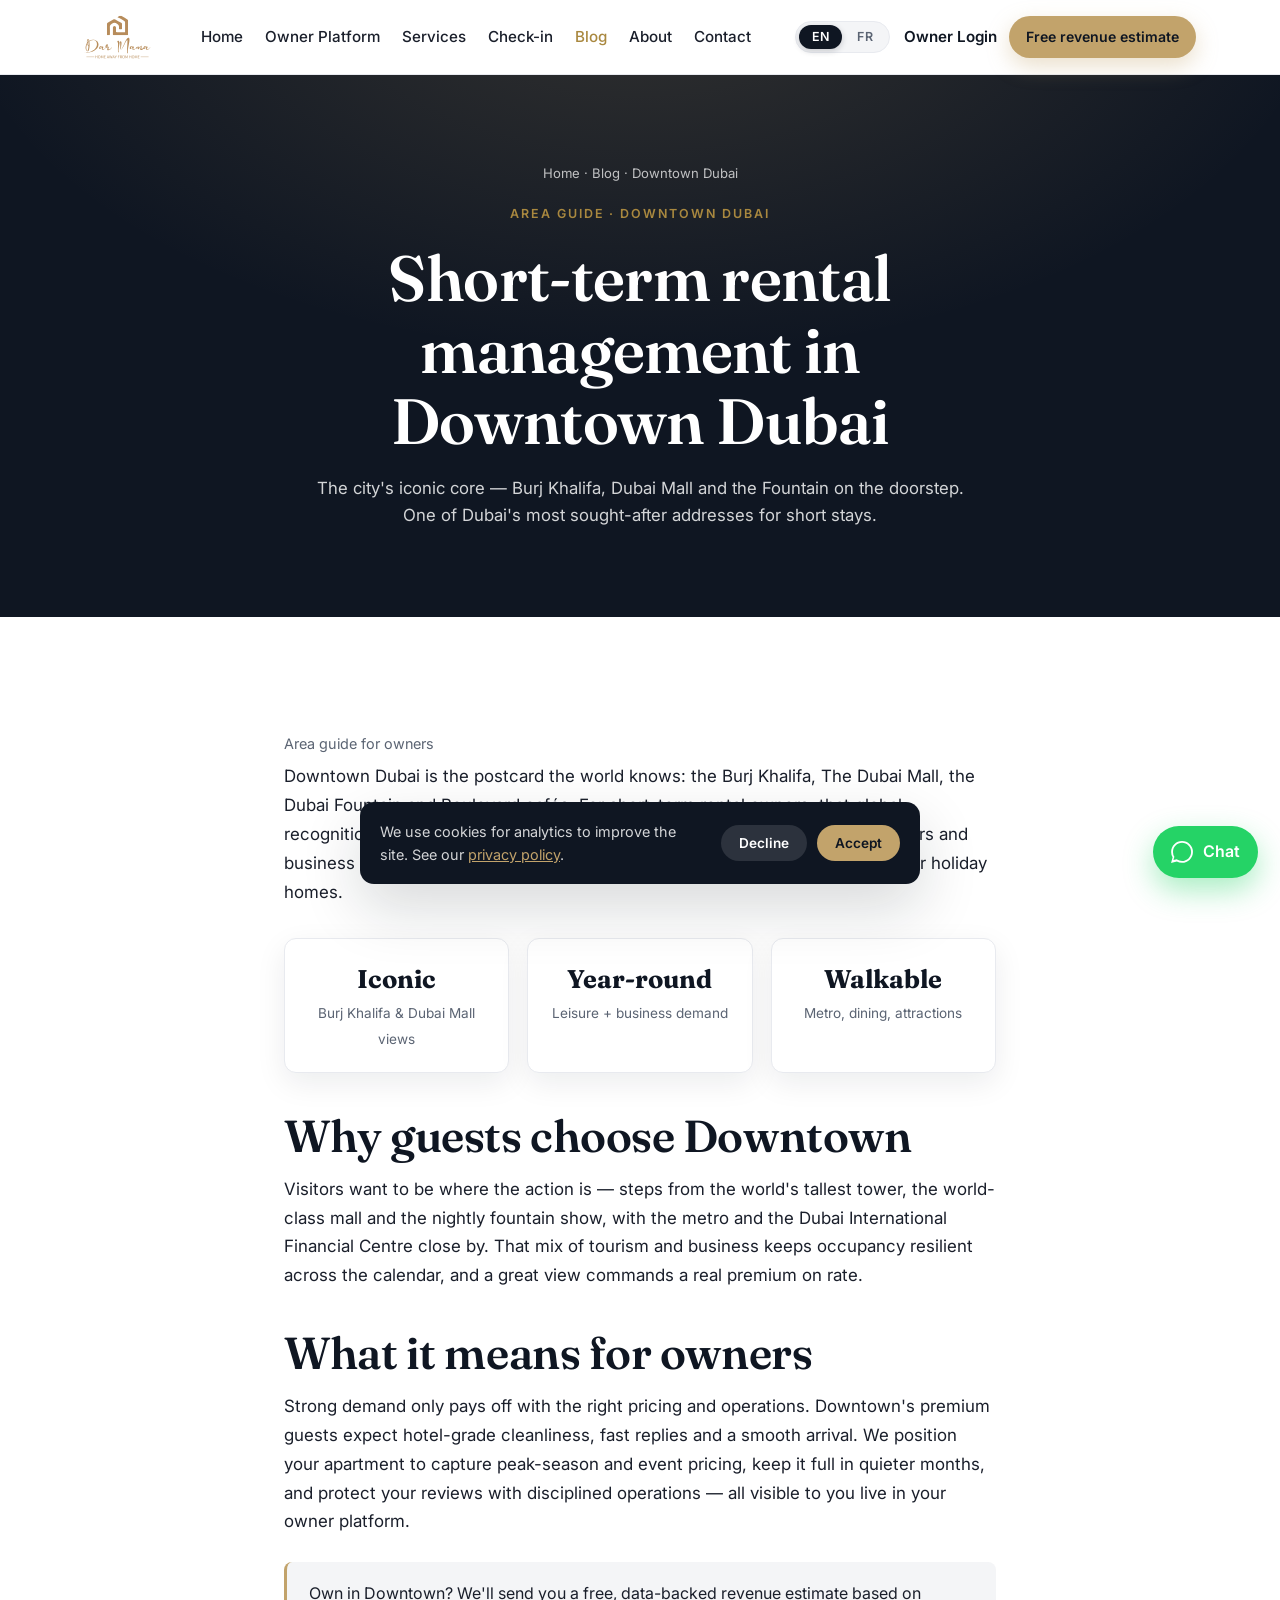
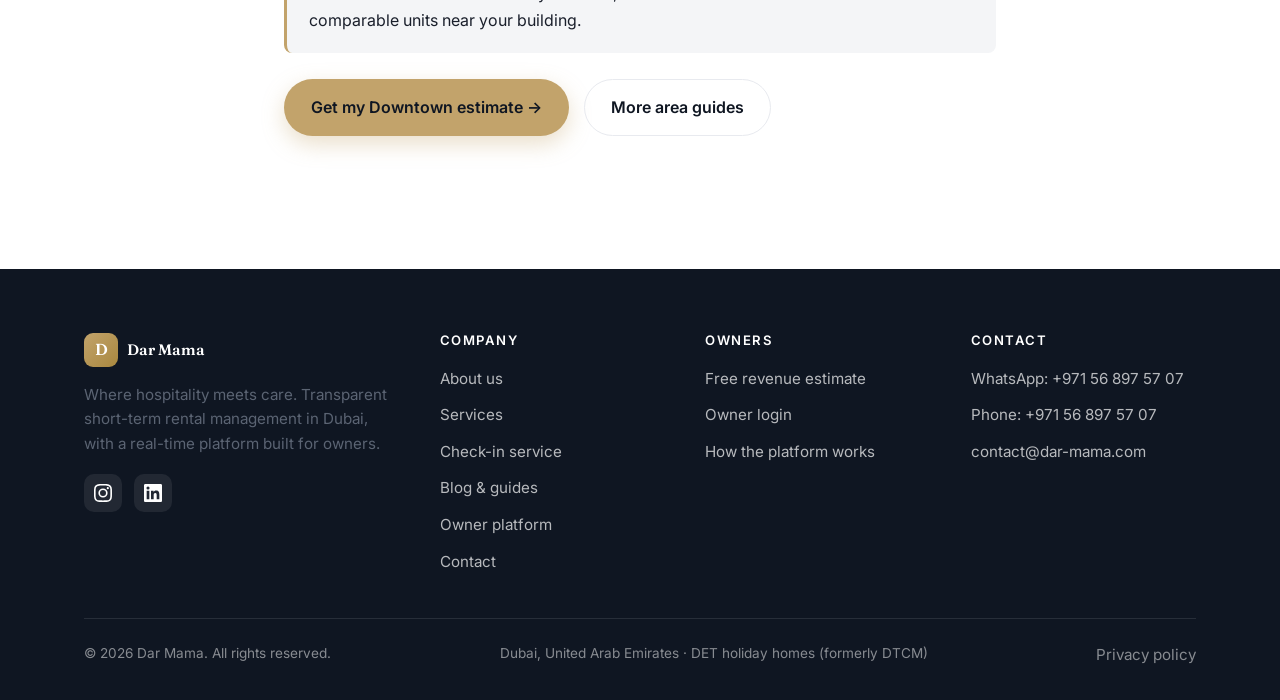
<file: area-downtown-dubai.html>
<!DOCTYPE html>
<html lang="en">
<head>
<meta charset="UTF-8">
<meta name="viewport" content="width=device-width, initial-scale=1">
<title>Downtown Dubai Short-Term Rental Management for Owners | Dar Mama</title>
<meta name="description" content="Own an apartment in Downtown Dubai? Dar Mama manages short-term rentals around Burj Khalifa and Dubai Mall — revenue management, guest care and a transparent owner platform.">
<link rel="canonical" href="https://dar-mama.com/area-downtown-dubai.html">
<meta name="robots" content="index, follow, max-image-preview:large">
<meta property="og:type" content="website">
<meta property="og:site_name" content="Dar Mama">
<meta property="og:title" content="Downtown Dubai Short-Term Rental Management | Dar Mama">
<meta property="og:description" content="Holiday-home management for Downtown Dubai owners — Burj Khalifa views, year-round demand, full transparency.">
<meta property="og:url" content="https://dar-mama.com/area-downtown-dubai.html">
<meta property="og:image" content="https://dar-mama.com/images/og-cover.jpg">
<meta name="twitter:card" content="summary_large_image">
<link rel="preconnect" href="https://fonts.googleapis.com">
<link rel="preconnect" href="https://fonts.gstatic.com" crossorigin>
<link href="https://fonts.googleapis.com/css2?family=Fraunces:ital,opsz,wght@0,9..144,500;0,9..144,600;1,9..144,500&family=Inter:wght@400;500;600;700&display=swap" rel="stylesheet">
<link rel="icon" type="image/svg+xml" href="images/symbol.svg">
<link rel="apple-touch-icon" href="images/symbol.svg">
<link rel="stylesheet" href="css/styles.css">
<script type="application/ld+json">
{
  "@context":"https://schema.org","@type":"Service","serviceType":"Short-term rental management in Downtown Dubai",
  "provider":{"@type":"ProfessionalService","name":"Dar Mama","url":"https://dar-mama.com/"},
  "areaServed":{"@type":"Place","name":"Downtown Dubai"},
  "description":"Holiday-home and short-term rental management for owners in Downtown Dubai.",
  "breadcrumb":{"@type":"BreadcrumbList","itemListElement":[
    {"@type":"ListItem","position":1,"name":"Home","item":"https://dar-mama.com/"},
    {"@type":"ListItem","position":2,"name":"Blog","item":"https://dar-mama.com/blog.html"},
    {"@type":"ListItem","position":3,"name":"Downtown Dubai","item":"https://dar-mama.com/area-downtown-dubai.html"}
  ]}
}
</script>
</head>
<body>

<header class="site-header">
  <div class="container nav">
    <a class="brand" href="index.html" aria-label="Dar Mama">
      <img src="images/logo.svg" alt="Dar Mama" class="brand-logo" onerror="this.style.display='none';this.parentNode.querySelectorAll('.fallback').forEach(function(n){n.style.display='inline-flex'})">
      <span class="mark fallback" style="display:none">D</span>
      <span class="fallback" style="display:none">Dar Mama</span>
    </a>
    <nav class="nav-links" aria-label="Primary">
      <a href="index.html" data-i18n="nav_home">Home</a>
      <a href="owner-platform.html" data-i18n="nav_platform">Owner Platform</a>
      <a href="services.html" data-i18n="nav_services">Services</a>
      <a href="check-in.html" data-i18n="nav_checkin">Check-in</a>
      <a href="blog.html" class="active" data-i18n="nav_blog">Blog</a>
      <a href="about.html" data-i18n="nav_about">About</a>
      <a href="contact.html" data-i18n="nav_contact">Contact</a>
    </nav>
    <div class="nav-cta">
      <div class="lang-switch" role="group" aria-label="Language">
        <button type="button" data-lang="en">EN</button>
        <button type="button" data-lang="fr">FR</button>
      </div>
      <a class="nav-login" href="https://app.dar-mama.com" rel="nofollow" data-i18n="nav_login">Owner Login</a>
      <a class="btn btn-gold" href="contact.html" data-i18n="nav_estimate">Free revenue estimate</a>
      <button class="menu-toggle" aria-label="Menu"><span></span><span></span><span></span></button>
    </div>
  </div>
</header>

<main>

<section class="page-hero">
  <div class="container">
    <div class="breadcrumb"><a href="index.html" data-i18n="nav_home">Home</a> · <a href="blog.html" data-i18n="nav_blog">Blog</a> · Downtown Dubai</div>
    <span class="eyebrow">Area guide · Downtown Dubai</span>
    <h1>Short-term rental management in Downtown Dubai</h1>
    <p>The city's iconic core — Burj Khalifa, Dubai Mall and the Fountain on the doorstep. One of Dubai's most sought-after addresses for short stays.</p>
  </div>
</section>

<section class="section">
  <div class="container article">
    <p class="meta">Area guide for owners</p>
    <p>Downtown Dubai is the postcard the world knows: the Burj Khalifa, The Dubai Mall, the Dubai Fountain and Boulevard cafés. For short-term rental owners, that global recognition translates into steady, year-round demand from both leisure travellers and business guests — making it one of the strongest neighbourhoods in the city for holiday homes.</p>

    <div class="facts">
      <div class="fact"><b>Iconic</b><span>Burj Khalifa &amp; Dubai Mall views</span></div>
      <div class="fact"><b>Year-round</b><span>Leisure + business demand</span></div>
      <div class="fact"><b>Walkable</b><span>Metro, dining, attractions</span></div>
    </div>

    <h2>Why guests choose Downtown</h2>
    <p>Visitors want to be where the action is — steps from the world's tallest tower, the world-class mall and the nightly fountain show, with the metro and the Dubai International Financial Centre close by. That mix of tourism and business keeps occupancy resilient across the calendar, and a great view commands a real premium on rate.</p>

    <h2>What it means for owners</h2>
    <p>Strong demand only pays off with the right pricing and operations. Downtown's premium guests expect hotel-grade cleanliness, fast replies and a smooth arrival. We position your apartment to capture peak-season and event pricing, keep it full in quieter months, and protect your reviews with disciplined operations — all visible to you live in your owner platform.</p>

    <div class="callout">
      <p>Own in Downtown? We'll send you a free, data-backed revenue estimate based on comparable units near your building.</p>
    </div>

    <p><a class="btn btn-gold" href="contact.html">Get my Downtown estimate →</a> &nbsp; <a class="btn btn-ghost" href="blog.html">More area guides</a></p>
  </div>
</section>

</main>

<footer class="site-footer">
  <div class="container">
    <div class="footer-grid">
      <div>
        <a class="brand" href="index.html"><span class="mark">D</span> Dar Mama</a>
        <p class="footer-about" data-i18n="foot_about">Where hospitality meets care. Transparent short-term rental management in Dubai, with a real-time platform built for owners.</p>
        <div class="footer-social">
          <a href="https://www.instagram.com/dar_mama_dubai/" aria-label="Instagram" rel="nofollow">IG</a>
          <a href="https://www.linkedin.com/company/dar-mama/" aria-label="LinkedIn" rel="nofollow">in</a>
        </div>
      </div>
      <div><h4 data-i18n="foot_h_company">Company</h4><ul>
        <li><a href="about.html" data-i18n="foot_about_us">About us</a></li>
        <li><a href="services.html" data-i18n="foot_services">Services</a></li>
        <li><a href="check-in.html" data-i18n="foot_checkin">Check-in service</a></li>
        <li><a href="blog.html" data-i18n="foot_blog">Blog &amp; guides</a></li>
        <li><a href="owner-platform.html" data-i18n="foot_platform">Owner platform</a></li>
        <li><a href="contact.html" data-i18n="foot_contact">Contact</a></li>
      </ul></div>
      <div><h4 data-i18n="foot_h_owners">Owners</h4><ul>
        <li><a href="contact.html" data-i18n="foot_estimate">Free revenue estimate</a></li>
        <li><a href="https://app.dar-mama.com" rel="nofollow" data-i18n="foot_login">Owner login</a></li>
        <li><a href="owner-platform.html" data-i18n="foot_how">How the platform works</a></li>
      </ul></div>
      <div><h4 data-i18n="foot_h_contact">Contact</h4><ul>
        <li><a href="https://wa.me/971568975707" rel="nofollow">WhatsApp: +971 56 897 57 07</a></li>
        <li><a href="tel:+971568975707">Phone: +971 56 897 57 07</a></li>
        <li><a href="mailto:contact@dar-mama.com">contact@dar-mama.com</a></li>
      </ul></div>
    </div>
    <div class="footer-bottom">
      <span data-i18n="foot_rights">© 2026 Dar Mama. All rights reserved.</span>
      <span data-i18n="foot_loc">Dubai, United Arab Emirates · DET holiday homes (formerly DTCM)</span>
    </div>
  </div>
</footer>

<a class="wa-float" href="https://wa.me/971568975707?text=Hi%20Dar%20Mama%2C%20I%20own%20in%20Downtown%20Dubai%20and%20want%20a%20revenue%20estimate." rel="nofollow" aria-label="WhatsApp">
  <svg viewBox="0 0 24 24"><path d="M.057 24l1.687-6.163a11.867 11.867 0 01-1.587-5.946C.16 5.335 5.495 0 12.05 0a11.82 11.82 0 018.413 3.488 11.82 11.82 0 013.48 8.414c-.003 6.557-5.338 11.892-11.893 11.892a11.9 11.9 0 01-5.688-1.448L.057 24zm6.597-3.807c1.676.995 3.276 1.591 5.392 1.592 5.448 0 9.886-4.434 9.889-9.885.002-5.462-4.415-9.89-9.881-9.892-5.452 0-9.887 4.434-9.889 9.884a9.86 9.86 0 001.515 5.26l-.999 3.648 3.736-.979z"/></svg>
  <span data-i18n="wa_chat">Chat</span>
</a>

<script src="js/main.js"></script>
</body>
</html>
</file>
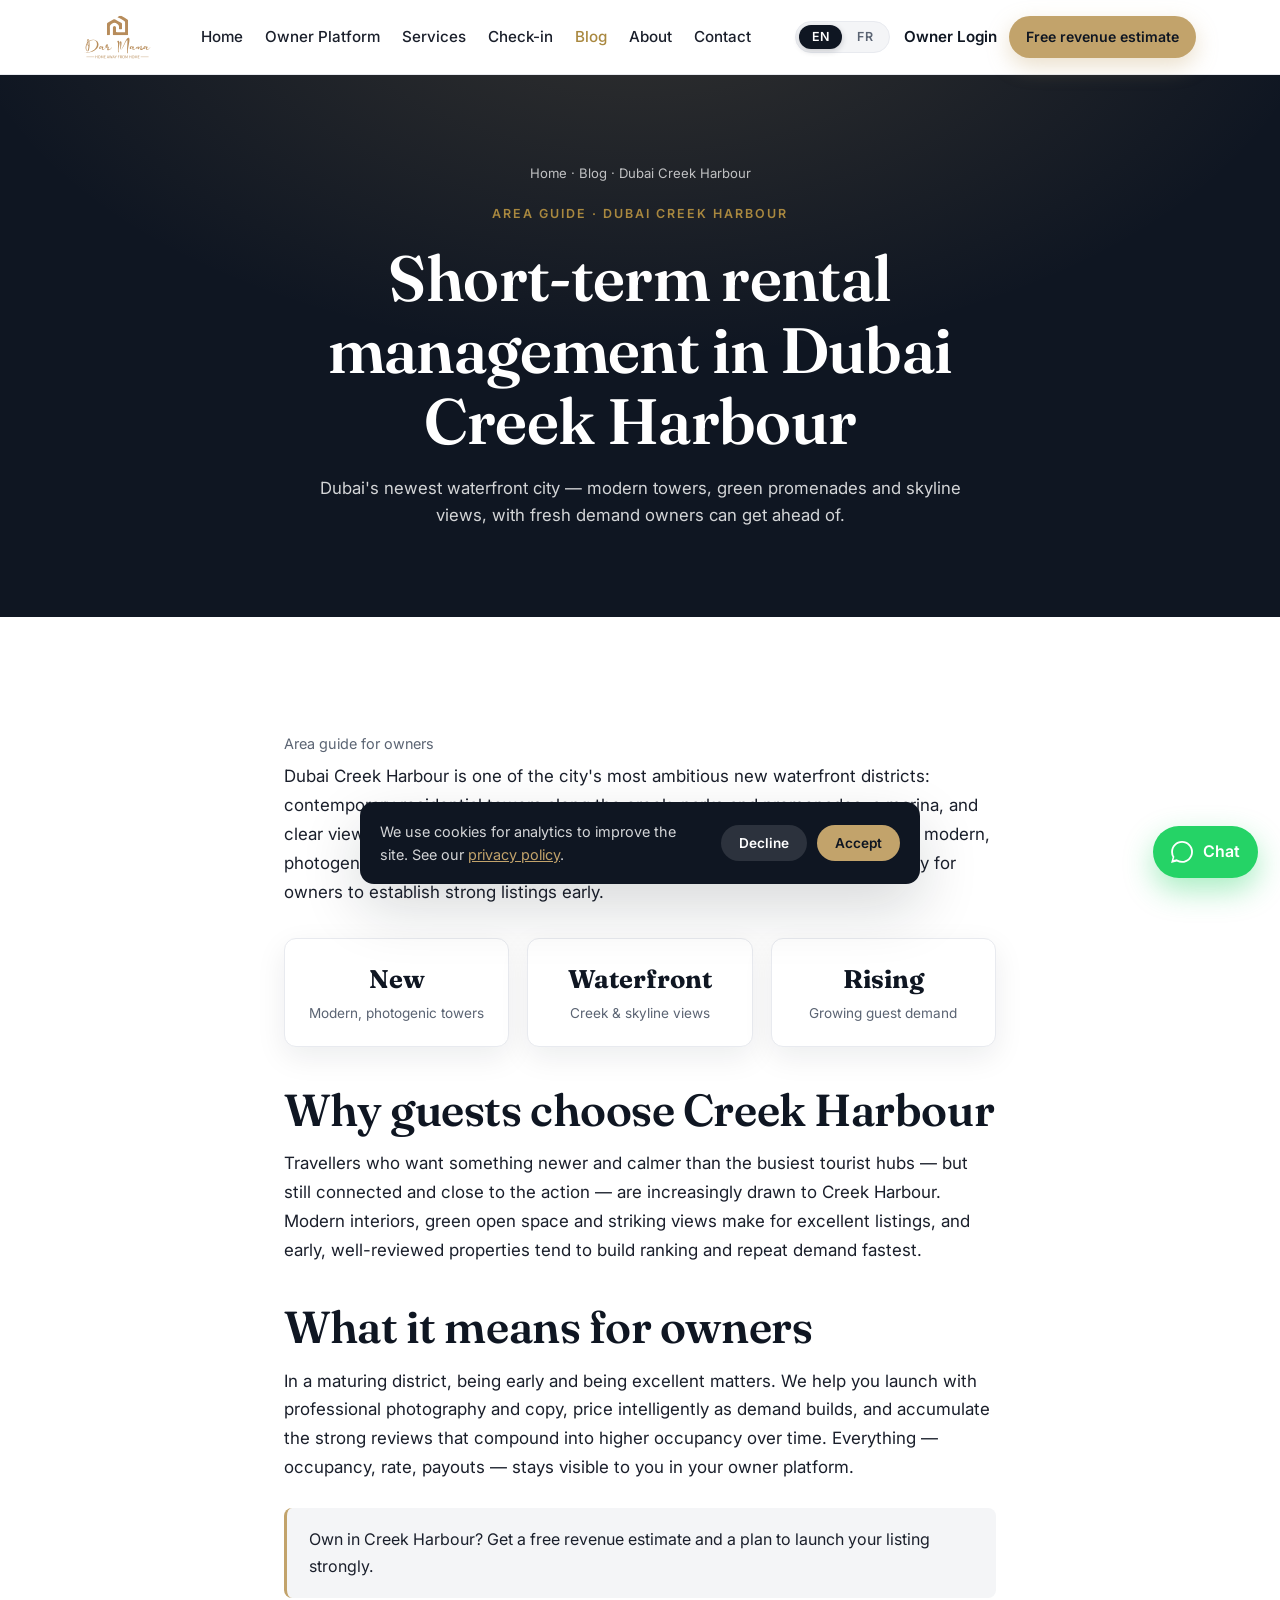
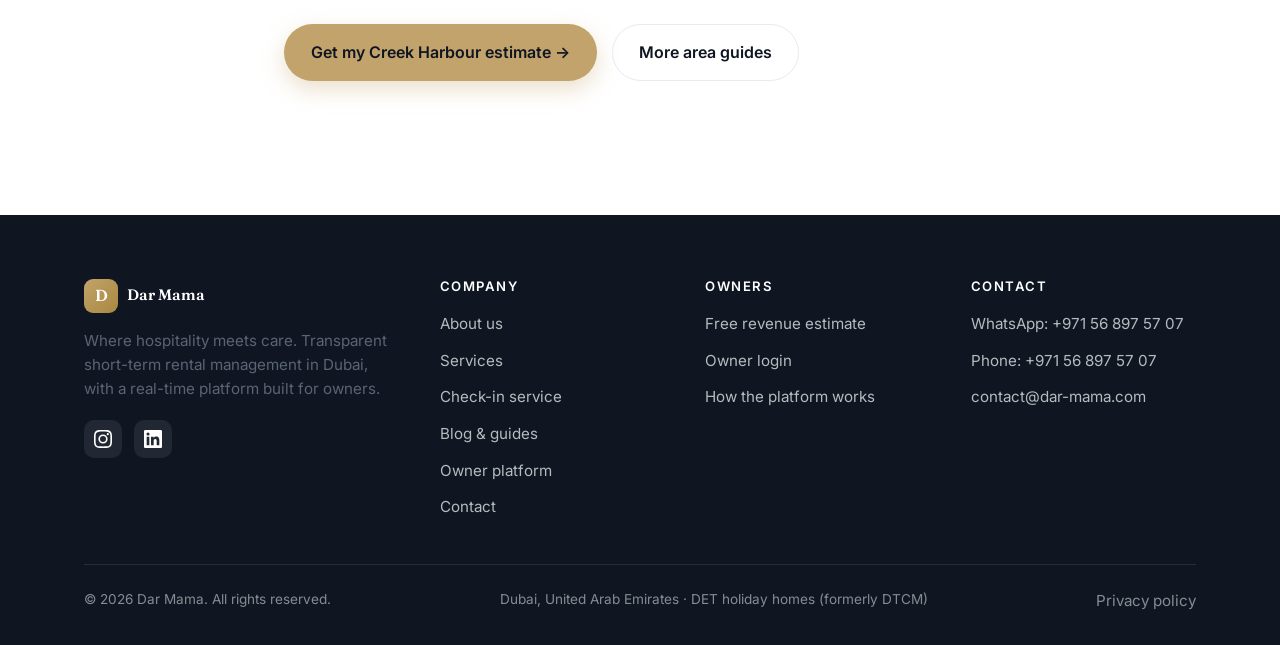
<file: area-dubai-creek-harbour.html>
<!DOCTYPE html>
<html lang="en">
<head>
<meta charset="UTF-8">
<meta name="viewport" content="width=device-width, initial-scale=1">
<title>Dubai Creek Harbour Short-Term Rental Management for Owners | Dar Mama</title>
<meta name="description" content="Own an apartment in Dubai Creek Harbour? Dar Mama manages short-term rentals in Dubai's newest waterfront district — revenue management, guest care and a transparent owner platform.">
<link rel="canonical" href="https://dar-mama.com/area-dubai-creek-harbour.html">
<meta name="robots" content="index, follow, max-image-preview:large">
<meta property="og:type" content="website">
<meta property="og:site_name" content="Dar Mama">
<meta property="og:title" content="Dubai Creek Harbour Short-Term Rental Management | Dar Mama">
<meta property="og:description" content="Holiday-home management for Dubai Creek Harbour owners — a new waterfront district with rising demand.">
<meta property="og:url" content="https://dar-mama.com/area-dubai-creek-harbour.html">
<meta property="og:image" content="https://dar-mama.com/images/og-cover.jpg">
<meta name="twitter:card" content="summary_large_image">
<link rel="preconnect" href="https://fonts.googleapis.com">
<link rel="preconnect" href="https://fonts.gstatic.com" crossorigin>
<link href="https://fonts.googleapis.com/css2?family=Fraunces:ital,opsz,wght@0,9..144,500;0,9..144,600;1,9..144,500&family=Inter:wght@400;500;600;700&display=swap" rel="stylesheet">
<link rel="icon" type="image/svg+xml" href="images/symbol.svg">
<link rel="apple-touch-icon" href="images/symbol.svg">
<link rel="stylesheet" href="css/styles.css">
<script type="application/ld+json">
{
  "@context":"https://schema.org","@type":"Service","serviceType":"Short-term rental management in Dubai Creek Harbour",
  "provider":{"@type":"ProfessionalService","name":"Dar Mama","url":"https://dar-mama.com/"},
  "areaServed":{"@type":"Place","name":"Dubai Creek Harbour"},
  "description":"Holiday-home and short-term rental management for owners in Dubai Creek Harbour.",
  "breadcrumb":{"@type":"BreadcrumbList","itemListElement":[
    {"@type":"ListItem","position":1,"name":"Home","item":"https://dar-mama.com/"},
    {"@type":"ListItem","position":2,"name":"Blog","item":"https://dar-mama.com/blog.html"},
    {"@type":"ListItem","position":3,"name":"Dubai Creek Harbour","item":"https://dar-mama.com/area-dubai-creek-harbour.html"}
  ]}
}
</script>
</head>
<body>

<header class="site-header">
  <div class="container nav">
    <a class="brand" href="index.html" aria-label="Dar Mama">
      <img src="images/logo.svg" alt="Dar Mama" class="brand-logo" onerror="this.style.display='none';this.parentNode.querySelectorAll('.fallback').forEach(function(n){n.style.display='inline-flex'})">
      <span class="mark fallback" style="display:none">D</span>
      <span class="fallback" style="display:none">Dar Mama</span>
    </a>
    <nav class="nav-links" aria-label="Primary">
      <a href="index.html" data-i18n="nav_home">Home</a>
      <a href="owner-platform.html" data-i18n="nav_platform">Owner Platform</a>
      <a href="services.html" data-i18n="nav_services">Services</a>
      <a href="check-in.html" data-i18n="nav_checkin">Check-in</a>
      <a href="blog.html" class="active" data-i18n="nav_blog">Blog</a>
      <a href="about.html" data-i18n="nav_about">About</a>
      <a href="contact.html" data-i18n="nav_contact">Contact</a>
    </nav>
    <div class="nav-cta">
      <div class="lang-switch" role="group" aria-label="Language">
        <button type="button" data-lang="en">EN</button>
        <button type="button" data-lang="fr">FR</button>
      </div>
      <a class="nav-login" href="https://app.dar-mama.com" rel="nofollow" data-i18n="nav_login">Owner Login</a>
      <a class="btn btn-gold" href="contact.html" data-i18n="nav_estimate">Free revenue estimate</a>
      <button class="menu-toggle" aria-label="Menu"><span></span><span></span><span></span></button>
    </div>
  </div>
</header>

<main>

<section class="page-hero">
  <div class="container">
    <div class="breadcrumb"><a href="index.html" data-i18n="nav_home">Home</a> · <a href="blog.html" data-i18n="nav_blog">Blog</a> · Dubai Creek Harbour</div>
    <span class="eyebrow">Area guide · Dubai Creek Harbour</span>
    <h1>Short-term rental management in Dubai Creek Harbour</h1>
    <p>Dubai's newest waterfront city — modern towers, green promenades and skyline views, with fresh demand owners can get ahead of.</p>
  </div>
</section>

<section class="section">
  <div class="container article">
    <p class="meta">Area guide for owners</p>
    <p>Dubai Creek Harbour is one of the city's most ambitious new waterfront districts: contemporary residential towers along the creek, parks and promenades, a marina, and clear views back toward the Downtown skyline. As a newer community it offers modern, photogenic apartments and a guest experience that feels fresh — an opportunity for owners to establish strong listings early.</p>

    <div class="facts">
      <div class="fact"><b>New</b><span>Modern, photogenic towers</span></div>
      <div class="fact"><b>Waterfront</b><span>Creek &amp; skyline views</span></div>
      <div class="fact"><b>Rising</b><span>Growing guest demand</span></div>
    </div>

    <h2>Why guests choose Creek Harbour</h2>
    <p>Travellers who want something newer and calmer than the busiest tourist hubs — but still connected and close to the action — are increasingly drawn to Creek Harbour. Modern interiors, green open space and striking views make for excellent listings, and early, well-reviewed properties tend to build ranking and repeat demand fastest.</p>

    <h2>What it means for owners</h2>
    <p>In a maturing district, being early and being excellent matters. We help you launch with professional photography and copy, price intelligently as demand builds, and accumulate the strong reviews that compound into higher occupancy over time. Everything — occupancy, rate, payouts — stays visible to you in your owner platform.</p>

    <div class="callout">
      <p>Own in Creek Harbour? Get a free revenue estimate and a plan to launch your listing strongly.</p>
    </div>

    <p><a class="btn btn-gold" href="contact.html">Get my Creek Harbour estimate →</a> &nbsp; <a class="btn btn-ghost" href="blog.html">More area guides</a></p>
  </div>
</section>

</main>

<footer class="site-footer">
  <div class="container">
    <div class="footer-grid">
      <div>
        <a class="brand" href="index.html"><span class="mark">D</span> Dar Mama</a>
        <p class="footer-about" data-i18n="foot_about">Where hospitality meets care. Transparent short-term rental management in Dubai, with a real-time platform built for owners.</p>
        <div class="footer-social">
          <a href="https://www.instagram.com/dar_mama_dubai/" aria-label="Instagram" rel="nofollow">IG</a>
          <a href="https://www.linkedin.com/company/dar-mama/" aria-label="LinkedIn" rel="nofollow">in</a>
        </div>
      </div>
      <div><h4 data-i18n="foot_h_company">Company</h4><ul>
        <li><a href="about.html" data-i18n="foot_about_us">About us</a></li>
        <li><a href="services.html" data-i18n="foot_services">Services</a></li>
        <li><a href="check-in.html" data-i18n="foot_checkin">Check-in service</a></li>
        <li><a href="blog.html" data-i18n="foot_blog">Blog &amp; guides</a></li>
        <li><a href="owner-platform.html" data-i18n="foot_platform">Owner platform</a></li>
        <li><a href="contact.html" data-i18n="foot_contact">Contact</a></li>
      </ul></div>
      <div><h4 data-i18n="foot_h_owners">Owners</h4><ul>
        <li><a href="contact.html" data-i18n="foot_estimate">Free revenue estimate</a></li>
        <li><a href="https://app.dar-mama.com" rel="nofollow" data-i18n="foot_login">Owner login</a></li>
        <li><a href="owner-platform.html" data-i18n="foot_how">How the platform works</a></li>
      </ul></div>
      <div><h4 data-i18n="foot_h_contact">Contact</h4><ul>
        <li><a href="https://wa.me/971568975707" rel="nofollow">WhatsApp: +971 56 897 57 07</a></li>
        <li><a href="tel:+971568975707">Phone: +971 56 897 57 07</a></li>
        <li><a href="mailto:contact@dar-mama.com">contact@dar-mama.com</a></li>
      </ul></div>
    </div>
    <div class="footer-bottom">
      <span data-i18n="foot_rights">© 2026 Dar Mama. All rights reserved.</span>
      <span data-i18n="foot_loc">Dubai, United Arab Emirates · DET holiday homes (formerly DTCM)</span>
    </div>
  </div>
</footer>

<a class="wa-float" href="https://wa.me/971568975707?text=Hi%20Dar%20Mama%2C%20I%20own%20in%20Dubai%20Creek%20Harbour%20and%20want%20a%20revenue%20estimate." rel="nofollow" aria-label="WhatsApp">
  <svg viewBox="0 0 24 24"><path d="M.057 24l1.687-6.163a11.867 11.867 0 01-1.587-5.946C.16 5.335 5.495 0 12.05 0a11.82 11.82 0 018.413 3.488 11.82 11.82 0 013.48 8.414c-.003 6.557-5.338 11.892-11.893 11.892a11.9 11.9 0 01-5.688-1.448L.057 24zm6.597-3.807c1.676.995 3.276 1.591 5.392 1.592 5.448 0 9.886-4.434 9.889-9.885.002-5.462-4.415-9.89-9.881-9.892-5.452 0-9.887 4.434-9.889 9.884a9.86 9.86 0 001.515 5.26l-.999 3.648 3.736-.979z"/></svg>
  <span data-i18n="wa_chat">Chat</span>
</a>

<script src="js/main.js"></script>
</body>
</html>
</file>
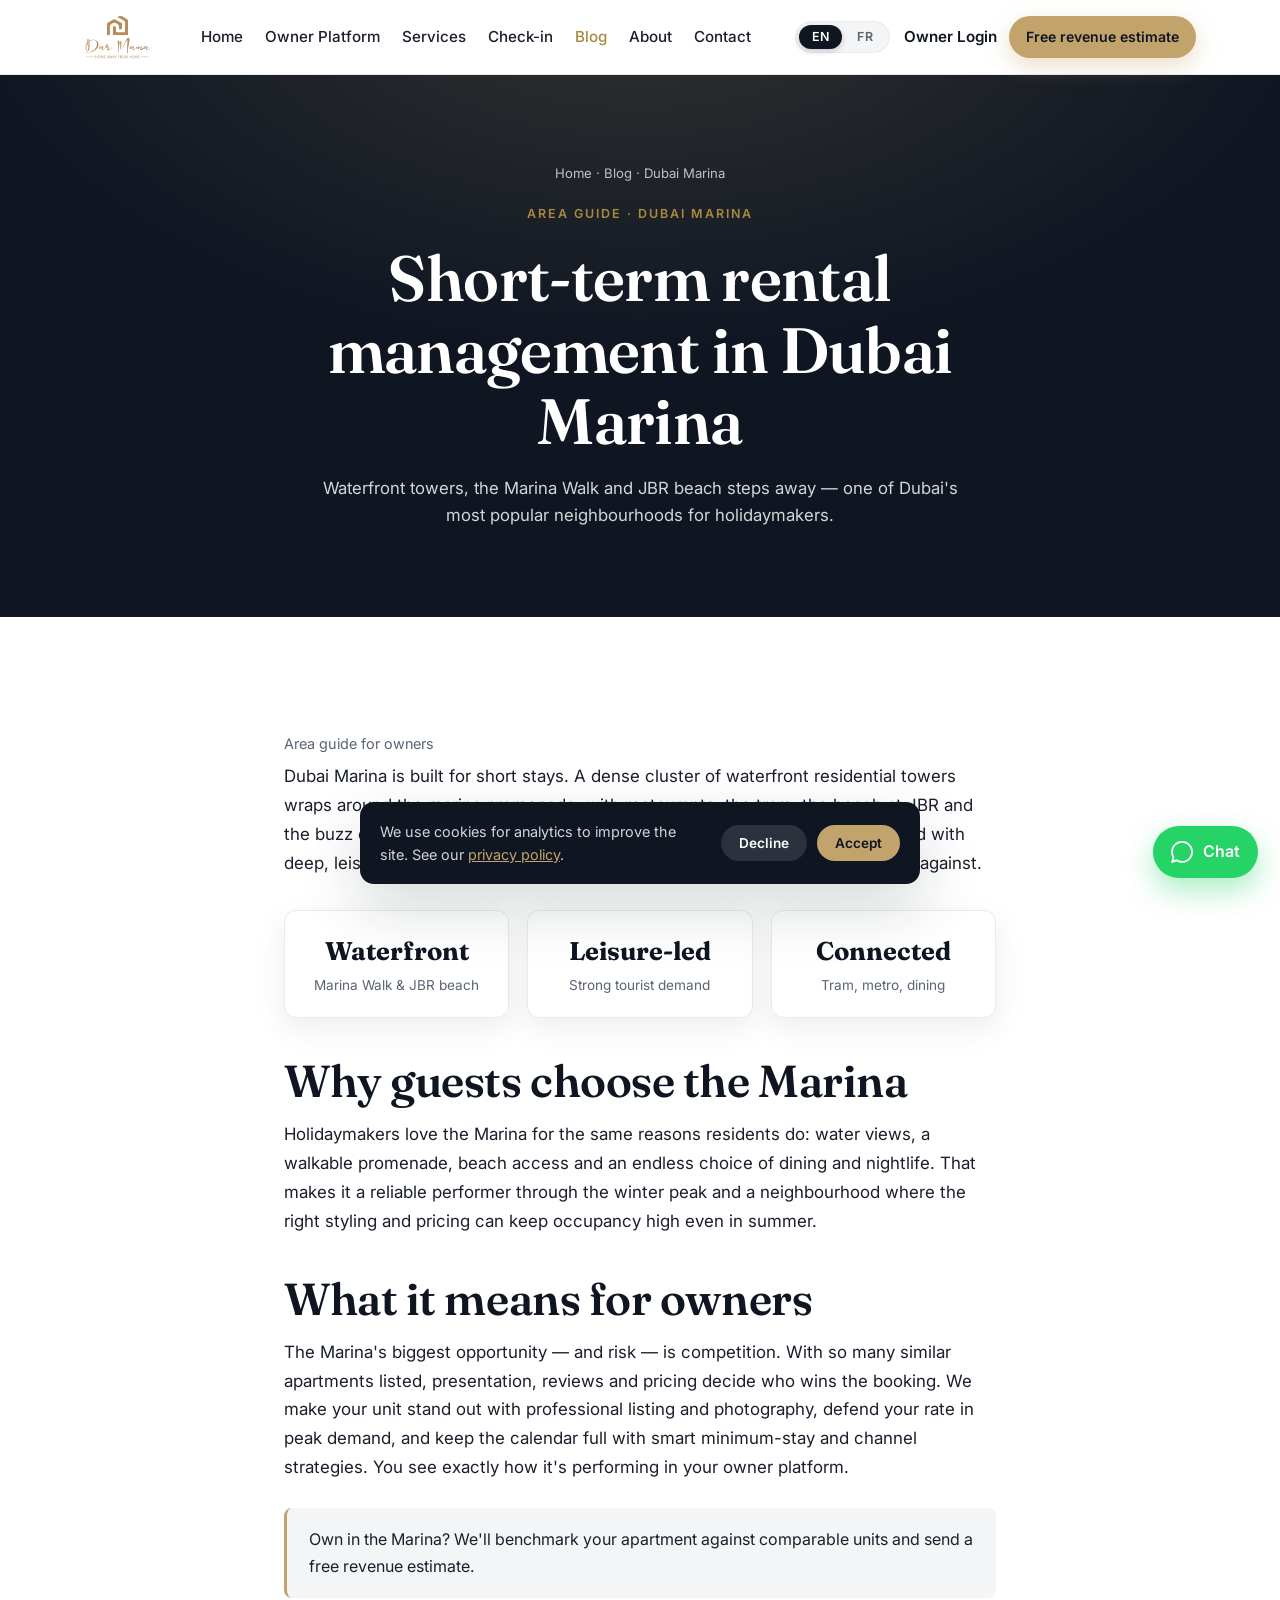
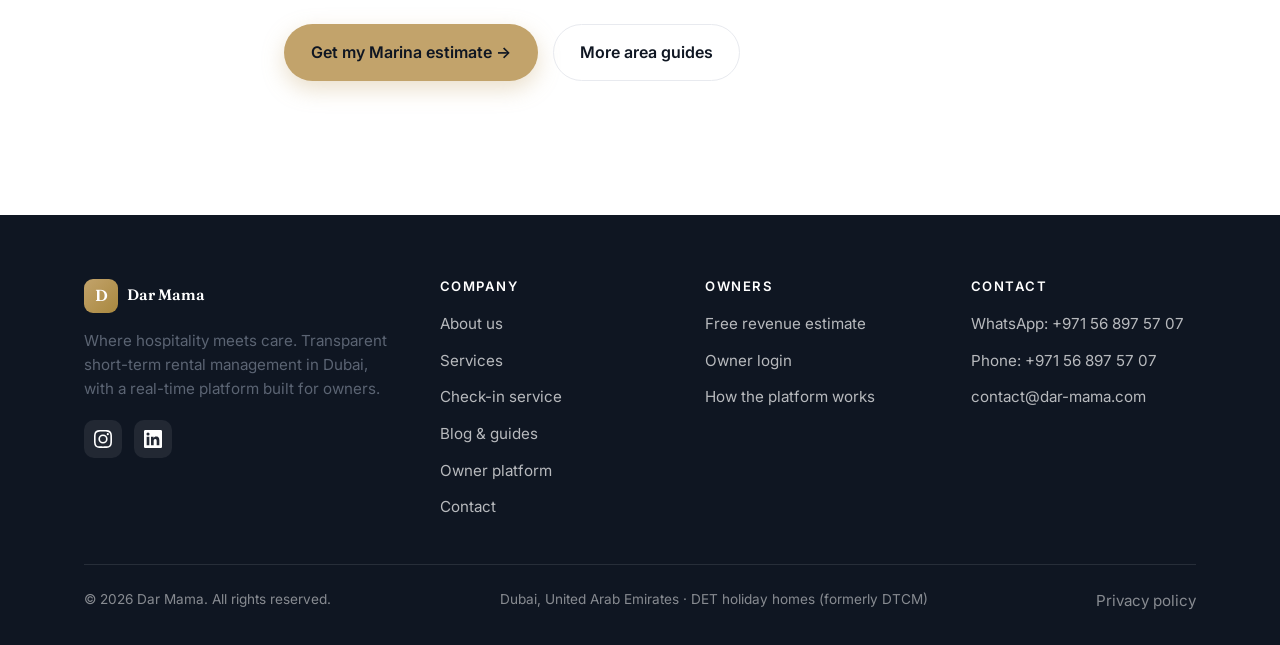
<file: area-dubai-marina.html>
<!DOCTYPE html>
<html lang="en">
<head>
<meta charset="UTF-8">
<meta name="viewport" content="width=device-width, initial-scale=1">
<title>Dubai Marina Short-Term Rental Management for Owners | Dar Mama</title>
<meta name="description" content="Own an apartment in Dubai Marina? Dar Mama manages waterfront short-term rentals — revenue management, guest care and a transparent owner platform for strong, year-round returns.">
<link rel="canonical" href="https://dar-mama.com/area-dubai-marina.html">
<meta name="robots" content="index, follow, max-image-preview:large">
<meta property="og:type" content="website">
<meta property="og:site_name" content="Dar Mama">
<meta property="og:title" content="Dubai Marina Short-Term Rental Management | Dar Mama">
<meta property="og:description" content="Holiday-home management for Dubai Marina owners — waterfront demand, strong occupancy, full transparency.">
<meta property="og:url" content="https://dar-mama.com/area-dubai-marina.html">
<meta property="og:image" content="https://dar-mama.com/images/og-cover.jpg">
<meta name="twitter:card" content="summary_large_image">
<link rel="preconnect" href="https://fonts.googleapis.com">
<link rel="preconnect" href="https://fonts.gstatic.com" crossorigin>
<link href="https://fonts.googleapis.com/css2?family=Fraunces:ital,opsz,wght@0,9..144,500;0,9..144,600;1,9..144,500&family=Inter:wght@400;500;600;700&display=swap" rel="stylesheet">
<link rel="icon" type="image/svg+xml" href="images/symbol.svg">
<link rel="apple-touch-icon" href="images/symbol.svg">
<link rel="stylesheet" href="css/styles.css">
<script type="application/ld+json">
{
  "@context":"https://schema.org","@type":"Service","serviceType":"Short-term rental management in Dubai Marina",
  "provider":{"@type":"ProfessionalService","name":"Dar Mama","url":"https://dar-mama.com/"},
  "areaServed":{"@type":"Place","name":"Dubai Marina"},
  "description":"Holiday-home and short-term rental management for owners in Dubai Marina.",
  "breadcrumb":{"@type":"BreadcrumbList","itemListElement":[
    {"@type":"ListItem","position":1,"name":"Home","item":"https://dar-mama.com/"},
    {"@type":"ListItem","position":2,"name":"Blog","item":"https://dar-mama.com/blog.html"},
    {"@type":"ListItem","position":3,"name":"Dubai Marina","item":"https://dar-mama.com/area-dubai-marina.html"}
  ]}
}
</script>
</head>
<body>

<header class="site-header">
  <div class="container nav">
    <a class="brand" href="index.html" aria-label="Dar Mama">
      <img src="images/logo.svg" alt="Dar Mama" class="brand-logo" onerror="this.style.display='none';this.parentNode.querySelectorAll('.fallback').forEach(function(n){n.style.display='inline-flex'})">
      <span class="mark fallback" style="display:none">D</span>
      <span class="fallback" style="display:none">Dar Mama</span>
    </a>
    <nav class="nav-links" aria-label="Primary">
      <a href="index.html" data-i18n="nav_home">Home</a>
      <a href="owner-platform.html" data-i18n="nav_platform">Owner Platform</a>
      <a href="services.html" data-i18n="nav_services">Services</a>
      <a href="check-in.html" data-i18n="nav_checkin">Check-in</a>
      <a href="blog.html" class="active" data-i18n="nav_blog">Blog</a>
      <a href="about.html" data-i18n="nav_about">About</a>
      <a href="contact.html" data-i18n="nav_contact">Contact</a>
    </nav>
    <div class="nav-cta">
      <div class="lang-switch" role="group" aria-label="Language">
        <button type="button" data-lang="en">EN</button>
        <button type="button" data-lang="fr">FR</button>
      </div>
      <a class="nav-login" href="https://app.dar-mama.com" rel="nofollow" data-i18n="nav_login">Owner Login</a>
      <a class="btn btn-gold" href="contact.html" data-i18n="nav_estimate">Free revenue estimate</a>
      <button class="menu-toggle" aria-label="Menu"><span></span><span></span><span></span></button>
    </div>
  </div>
</header>

<main>

<section class="page-hero">
  <div class="container">
    <div class="breadcrumb"><a href="index.html" data-i18n="nav_home">Home</a> · <a href="blog.html" data-i18n="nav_blog">Blog</a> · Dubai Marina</div>
    <span class="eyebrow">Area guide · Dubai Marina</span>
    <h1>Short-term rental management in Dubai Marina</h1>
    <p>Waterfront towers, the Marina Walk and JBR beach steps away — one of Dubai's most popular neighbourhoods for holidaymakers.</p>
  </div>
</section>

<section class="section">
  <div class="container article">
    <p class="meta">Area guide for owners</p>
    <p>Dubai Marina is built for short stays. A dense cluster of waterfront residential towers wraps around the marina promenade, with restaurants, the tram, the beach at JBR and the buzz of Bluewaters and Ain Dubai close by. For owners, it's a neighbourhood with deep, leisure-led demand and a large supply of comparable units to benchmark against.</p>

    <div class="facts">
      <div class="fact"><b>Waterfront</b><span>Marina Walk &amp; JBR beach</span></div>
      <div class="fact"><b>Leisure-led</b><span>Strong tourist demand</span></div>
      <div class="fact"><b>Connected</b><span>Tram, metro, dining</span></div>
    </div>

    <h2>Why guests choose the Marina</h2>
    <p>Holidaymakers love the Marina for the same reasons residents do: water views, a walkable promenade, beach access and an endless choice of dining and nightlife. That makes it a reliable performer through the winter peak and a neighbourhood where the right styling and pricing can keep occupancy high even in summer.</p>

    <h2>What it means for owners</h2>
    <p>The Marina's biggest opportunity — and risk — is competition. With so many similar apartments listed, presentation, reviews and pricing decide who wins the booking. We make your unit stand out with professional listing and photography, defend your rate in peak demand, and keep the calendar full with smart minimum-stay and channel strategies. You see exactly how it's performing in your owner platform.</p>

    <div class="callout">
      <p>Own in the Marina? We'll benchmark your apartment against comparable units and send a free revenue estimate.</p>
    </div>

    <p><a class="btn btn-gold" href="contact.html">Get my Marina estimate →</a> &nbsp; <a class="btn btn-ghost" href="blog.html">More area guides</a></p>
  </div>
</section>

</main>

<footer class="site-footer">
  <div class="container">
    <div class="footer-grid">
      <div>
        <a class="brand" href="index.html"><span class="mark">D</span> Dar Mama</a>
        <p class="footer-about" data-i18n="foot_about">Where hospitality meets care. Transparent short-term rental management in Dubai, with a real-time platform built for owners.</p>
        <div class="footer-social">
          <a href="https://www.instagram.com/dar_mama_dubai/" aria-label="Instagram" rel="nofollow">IG</a>
          <a href="https://www.linkedin.com/company/dar-mama/" aria-label="LinkedIn" rel="nofollow">in</a>
        </div>
      </div>
      <div><h4 data-i18n="foot_h_company">Company</h4><ul>
        <li><a href="about.html" data-i18n="foot_about_us">About us</a></li>
        <li><a href="services.html" data-i18n="foot_services">Services</a></li>
        <li><a href="check-in.html" data-i18n="foot_checkin">Check-in service</a></li>
        <li><a href="blog.html" data-i18n="foot_blog">Blog &amp; guides</a></li>
        <li><a href="owner-platform.html" data-i18n="foot_platform">Owner platform</a></li>
        <li><a href="contact.html" data-i18n="foot_contact">Contact</a></li>
      </ul></div>
      <div><h4 data-i18n="foot_h_owners">Owners</h4><ul>
        <li><a href="contact.html" data-i18n="foot_estimate">Free revenue estimate</a></li>
        <li><a href="https://app.dar-mama.com" rel="nofollow" data-i18n="foot_login">Owner login</a></li>
        <li><a href="owner-platform.html" data-i18n="foot_how">How the platform works</a></li>
      </ul></div>
      <div><h4 data-i18n="foot_h_contact">Contact</h4><ul>
        <li><a href="https://wa.me/971568975707" rel="nofollow">WhatsApp: +971 56 897 57 07</a></li>
        <li><a href="tel:+971568975707">Phone: +971 56 897 57 07</a></li>
        <li><a href="mailto:contact@dar-mama.com">contact@dar-mama.com</a></li>
      </ul></div>
    </div>
    <div class="footer-bottom">
      <span data-i18n="foot_rights">© 2026 Dar Mama. All rights reserved.</span>
      <span data-i18n="foot_loc">Dubai, United Arab Emirates · DET holiday homes (formerly DTCM)</span>
    </div>
  </div>
</footer>

<a class="wa-float" href="https://wa.me/971568975707?text=Hi%20Dar%20Mama%2C%20I%20own%20in%20Dubai%20Marina%20and%20want%20a%20revenue%20estimate." rel="nofollow" aria-label="WhatsApp">
  <svg viewBox="0 0 24 24"><path d="M.057 24l1.687-6.163a11.867 11.867 0 01-1.587-5.946C.16 5.335 5.495 0 12.05 0a11.82 11.82 0 018.413 3.488 11.82 11.82 0 013.48 8.414c-.003 6.557-5.338 11.892-11.893 11.892a11.9 11.9 0 01-5.688-1.448L.057 24zm6.597-3.807c1.676.995 3.276 1.591 5.392 1.592 5.448 0 9.886-4.434 9.889-9.885.002-5.462-4.415-9.89-9.881-9.892-5.452 0-9.887 4.434-9.889 9.884a9.86 9.86 0 001.515 5.26l-.999 3.648 3.736-.979z"/></svg>
  <span data-i18n="wa_chat">Chat</span>
</a>

<script src="js/main.js"></script>
</body>
</html>
</file>
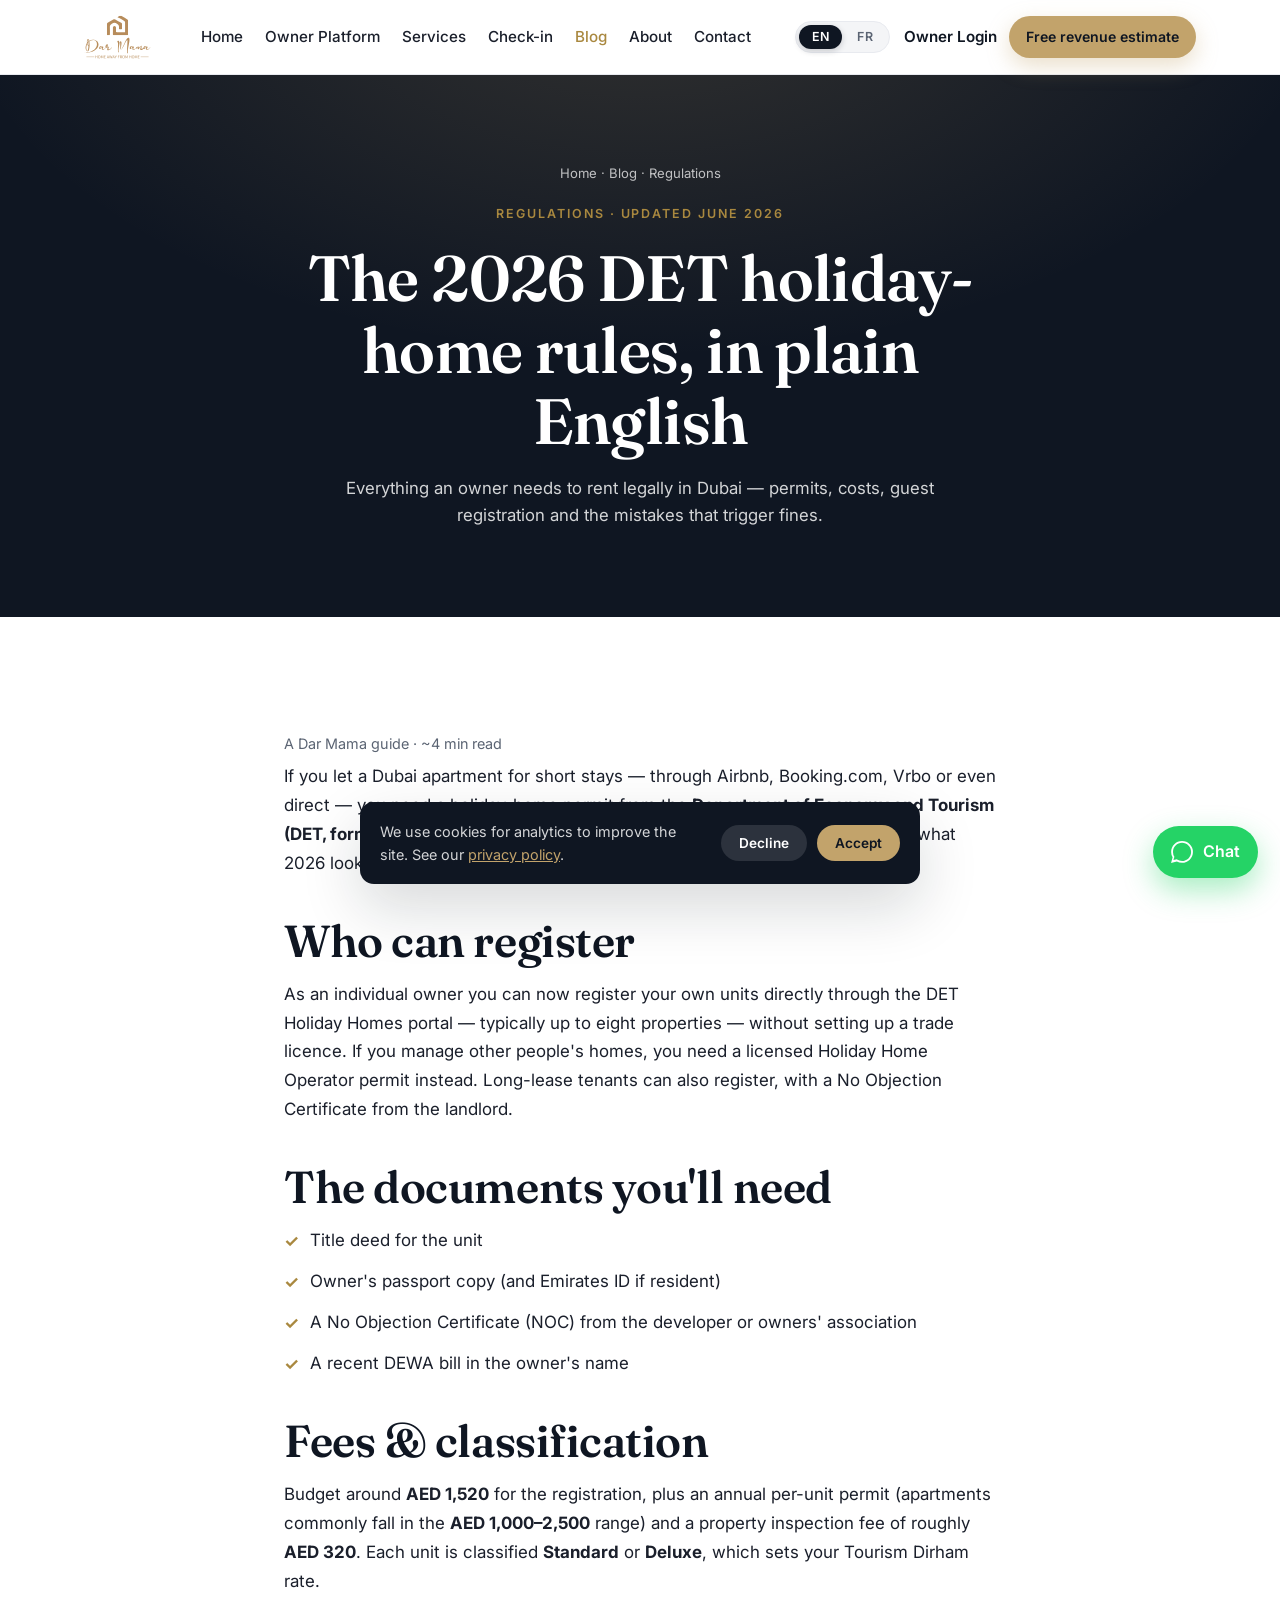
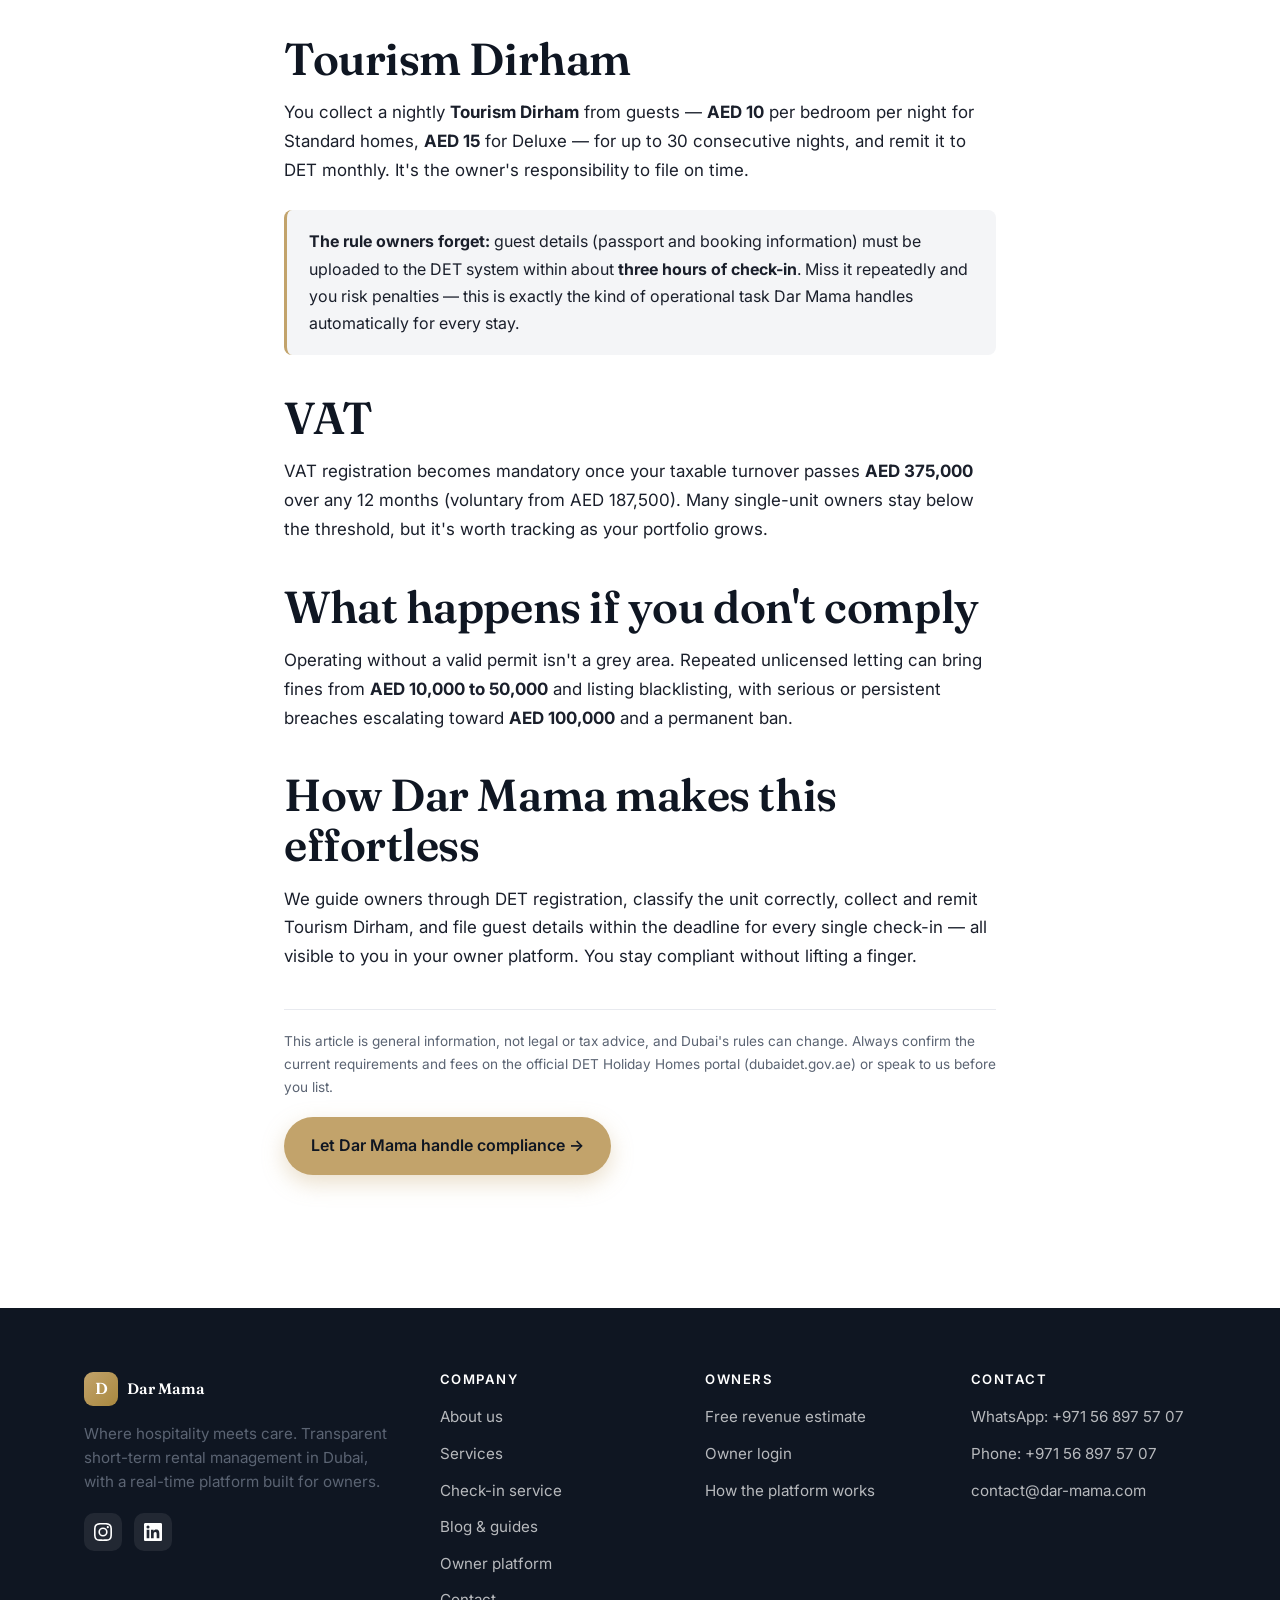
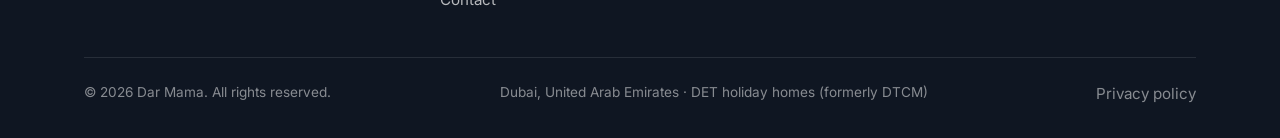
<file: blog-det-holiday-home-licence.html>
<!DOCTYPE html>
<html lang="en">
<head>
<meta charset="UTF-8">
<meta name="viewport" content="width=device-width, initial-scale=1">
<title>Dubai Holiday Home Licence: 2026 DET Rules for Owners | Dar Mama</title>
<meta name="description" content="A plain-English guide to Dubai's DET holiday-home permit in 2026: who needs it, documents, fees, Tourism Dirham, the 3-hour guest check-in rule, VAT and penalties.">
<link rel="canonical" href="https://dar-mama.com/blog-det-holiday-home-licence.html">
<meta name="robots" content="index, follow, max-image-preview:large">
<meta property="og:type" content="article">
<meta property="og:site_name" content="Dar Mama">
<meta property="og:title" content="Dubai Holiday Home Licence: 2026 DET Rules for Owners">
<meta property="og:description" content="Permits, Tourism Dirham, the 3-hour guest filing, VAT and fines — Dubai's holiday-home rules explained simply.">
<meta property="og:url" content="https://dar-mama.com/blog-det-holiday-home-licence.html">
<meta property="og:image" content="https://dar-mama.com/images/og-cover.jpg">
<meta name="twitter:card" content="summary_large_image">
<link rel="preconnect" href="https://fonts.googleapis.com">
<link rel="preconnect" href="https://fonts.gstatic.com" crossorigin>
<link href="https://fonts.googleapis.com/css2?family=Fraunces:ital,opsz,wght@0,9..144,500;0,9..144,600;1,9..144,500&family=Inter:wght@400;500;600;700&display=swap" rel="stylesheet">
<link rel="icon" type="image/svg+xml" href="images/symbol.svg">
<link rel="apple-touch-icon" href="images/symbol.svg">
<link rel="stylesheet" href="css/styles.css">
<script type="application/ld+json">
{
  "@context":"https://schema.org","@type":"BlogPosting",
  "headline":"Dubai holiday home licence: the 2026 DET rules every owner should know",
  "description":"A plain-English guide to Dubai's DET holiday-home permit in 2026: documents, fees, Tourism Dirham, guest registration, VAT and penalties.",
  "datePublished":"2026-06-01","dateModified":"2026-06-29",
  "author":{"@type":"Organization","name":"Dar Mama"},
  "publisher":{"@type":"Organization","name":"Dar Mama","logo":{"@type":"ImageObject","url":"https://dar-mama.com/images/logo.png"}},
  "mainEntityOfPage":"https://dar-mama.com/blog-det-holiday-home-licence.html"
}
</script>
</head>
<body>

<header class="site-header">
  <div class="container nav">
    <a class="brand" href="index.html" aria-label="Dar Mama">
      <img src="images/logo.svg" alt="Dar Mama" class="brand-logo" onerror="this.style.display='none';this.parentNode.querySelectorAll('.fallback').forEach(function(n){n.style.display='inline-flex'})">
      <span class="mark fallback" style="display:none">D</span>
      <span class="fallback" style="display:none">Dar Mama</span>
    </a>
    <nav class="nav-links" aria-label="Primary">
      <a href="index.html" data-i18n="nav_home">Home</a>
      <a href="owner-platform.html" data-i18n="nav_platform">Owner Platform</a>
      <a href="services.html" data-i18n="nav_services">Services</a>
      <a href="check-in.html" data-i18n="nav_checkin">Check-in</a>
      <a href="blog.html" class="active" data-i18n="nav_blog">Blog</a>
      <a href="about.html" data-i18n="nav_about">About</a>
      <a href="contact.html" data-i18n="nav_contact">Contact</a>
    </nav>
    <div class="nav-cta">
      <div class="lang-switch" role="group" aria-label="Language">
        <button type="button" data-lang="en">EN</button>
        <button type="button" data-lang="fr">FR</button>
      </div>
      <a class="nav-login" href="https://app.dar-mama.com" rel="nofollow" data-i18n="nav_login">Owner Login</a>
      <a class="btn btn-gold" href="contact.html" data-i18n="nav_estimate">Free revenue estimate</a>
      <button class="menu-toggle" aria-label="Menu"><span></span><span></span><span></span></button>
    </div>
  </div>
</header>

<main>

<section class="page-hero">
  <div class="container">
    <div class="breadcrumb"><a href="index.html" data-i18n="nav_home">Home</a> · <a href="blog.html" data-i18n="nav_blog">Blog</a> · Regulations</div>
    <span class="eyebrow">Regulations · Updated June 2026</span>
    <h1>The 2026 DET holiday-home rules, in plain English</h1>
    <p>Everything an owner needs to rent legally in Dubai — permits, costs, guest registration and the mistakes that trigger fines.</p>
  </div>
</section>

<section class="section">
  <div class="container article">
    <p class="meta">A Dar Mama guide · ~4 min read</p>

    <p>If you let a Dubai apartment for short stays — through Airbnb, Booking.com, Vrbo or even direct — you need a holiday-home permit from the <strong>Department of Economy and Tourism (DET, formerly DTCM)</strong>. It applies to any residential let under six months. Here's what 2026 looks like.</p>

    <h2>Who can register</h2>
    <p>As an individual owner you can now register your own units directly through the DET Holiday Homes portal — typically up to eight properties — without setting up a trade licence. If you manage other people's homes, you need a licensed Holiday Home Operator permit instead. Long-lease tenants can also register, with a No Objection Certificate from the landlord.</p>

    <h2>The documents you'll need</h2>
    <ul>
      <li>Title deed for the unit</li>
      <li>Owner's passport copy (and Emirates ID if resident)</li>
      <li>A No Objection Certificate (NOC) from the developer or owners' association</li>
      <li>A recent DEWA bill in the owner's name</li>
    </ul>

    <h2>Fees &amp; classification</h2>
    <p>Budget around <strong>AED 1,520</strong> for the registration, plus an annual per-unit permit (apartments commonly fall in the <strong>AED 1,000–2,500</strong> range) and a property inspection fee of roughly <strong>AED 320</strong>. Each unit is classified <strong>Standard</strong> or <strong>Deluxe</strong>, which sets your Tourism Dirham rate.</p>

    <h2>Tourism Dirham</h2>
    <p>You collect a nightly <strong>Tourism Dirham</strong> from guests — <strong>AED 10</strong> per bedroom per night for Standard homes, <strong>AED 15</strong> for Deluxe — for up to 30 consecutive nights, and remit it to DET monthly. It's the owner's responsibility to file on time.</p>

    <div class="callout">
      <p><strong>The rule owners forget:</strong> guest details (passport and booking information) must be uploaded to the DET system within about <strong>three hours of check-in</strong>. Miss it repeatedly and you risk penalties — this is exactly the kind of operational task Dar Mama handles automatically for every stay.</p>
    </div>

    <h2>VAT</h2>
    <p>VAT registration becomes mandatory once your taxable turnover passes <strong>AED 375,000</strong> over any 12 months (voluntary from AED 187,500). Many single-unit owners stay below the threshold, but it's worth tracking as your portfolio grows.</p>

    <h2>What happens if you don't comply</h2>
    <p>Operating without a valid permit isn't a grey area. Repeated unlicensed letting can bring fines from <strong>AED 10,000 to 50,000</strong> and listing blacklisting, with serious or persistent breaches escalating toward <strong>AED 100,000</strong> and a permanent ban.</p>

    <h2>How Dar Mama makes this effortless</h2>
    <p>We guide owners through DET registration, classify the unit correctly, collect and remit Tourism Dirham, and file guest details within the deadline for every single check-in — all visible to you in your owner platform. You stay compliant without lifting a finger.</p>

    <p class="disclaimer">This article is general information, not legal or tax advice, and Dubai's rules can change. Always confirm the current requirements and fees on the official DET Holiday Homes portal (dubaidet.gov.ae) or speak to us before you list.</p>

    <p><a class="btn btn-gold" href="contact.html">Let Dar Mama handle compliance →</a></p>
  </div>
</section>

</main>

<footer class="site-footer">
  <div class="container">
    <div class="footer-grid">
      <div>
        <a class="brand" href="index.html"><span class="mark">D</span> Dar Mama</a>
        <p class="footer-about" data-i18n="foot_about">Where hospitality meets care. Transparent short-term rental management in Dubai, with a real-time platform built for owners.</p>
        <div class="footer-social">
          <a href="https://www.instagram.com/dar_mama_dubai/" aria-label="Instagram" rel="nofollow">IG</a>
          <a href="https://www.linkedin.com/company/dar-mama/" aria-label="LinkedIn" rel="nofollow">in</a>
        </div>
      </div>
      <div><h4 data-i18n="foot_h_company">Company</h4><ul>
        <li><a href="about.html" data-i18n="foot_about_us">About us</a></li>
        <li><a href="services.html" data-i18n="foot_services">Services</a></li>
        <li><a href="check-in.html" data-i18n="foot_checkin">Check-in service</a></li>
        <li><a href="blog.html" data-i18n="foot_blog">Blog &amp; guides</a></li>
        <li><a href="owner-platform.html" data-i18n="foot_platform">Owner platform</a></li>
        <li><a href="contact.html" data-i18n="foot_contact">Contact</a></li>
      </ul></div>
      <div><h4 data-i18n="foot_h_owners">Owners</h4><ul>
        <li><a href="contact.html" data-i18n="foot_estimate">Free revenue estimate</a></li>
        <li><a href="https://app.dar-mama.com" rel="nofollow" data-i18n="foot_login">Owner login</a></li>
        <li><a href="owner-platform.html" data-i18n="foot_how">How the platform works</a></li>
      </ul></div>
      <div><h4 data-i18n="foot_h_contact">Contact</h4><ul>
        <li><a href="https://wa.me/971568975707" rel="nofollow">WhatsApp: +971 56 897 57 07</a></li>
        <li><a href="tel:+971568975707">Phone: +971 56 897 57 07</a></li>
        <li><a href="mailto:contact@dar-mama.com">contact@dar-mama.com</a></li>
      </ul></div>
    </div>
    <div class="footer-bottom">
      <span data-i18n="foot_rights">© 2026 Dar Mama. All rights reserved.</span>
      <span data-i18n="foot_loc">Dubai, United Arab Emirates · DET holiday homes (formerly DTCM)</span>
    </div>
  </div>
</footer>

<a class="wa-float" href="https://wa.me/971568975707?text=Hi%20Dar%20Mama%2C%20I%20have%20a%20question%20about%20the%20holiday%20home%20licence." rel="nofollow" aria-label="WhatsApp">
  <svg viewBox="0 0 24 24"><path d="M.057 24l1.687-6.163a11.867 11.867 0 01-1.587-5.946C.16 5.335 5.495 0 12.05 0a11.82 11.82 0 018.413 3.488 11.82 11.82 0 013.48 8.414c-.003 6.557-5.338 11.892-11.893 11.892a11.9 11.9 0 01-5.688-1.448L.057 24zm6.597-3.807c1.676.995 3.276 1.591 5.392 1.592 5.448 0 9.886-4.434 9.889-9.885.002-5.462-4.415-9.89-9.881-9.892-5.452 0-9.887 4.434-9.889 9.884a9.86 9.86 0 001.515 5.26l-.999 3.648 3.736-.979z"/></svg>
  <span data-i18n="wa_chat">Chat</span>
</a>

<script src="js/main.js"></script>
</body>
</html>
</file>
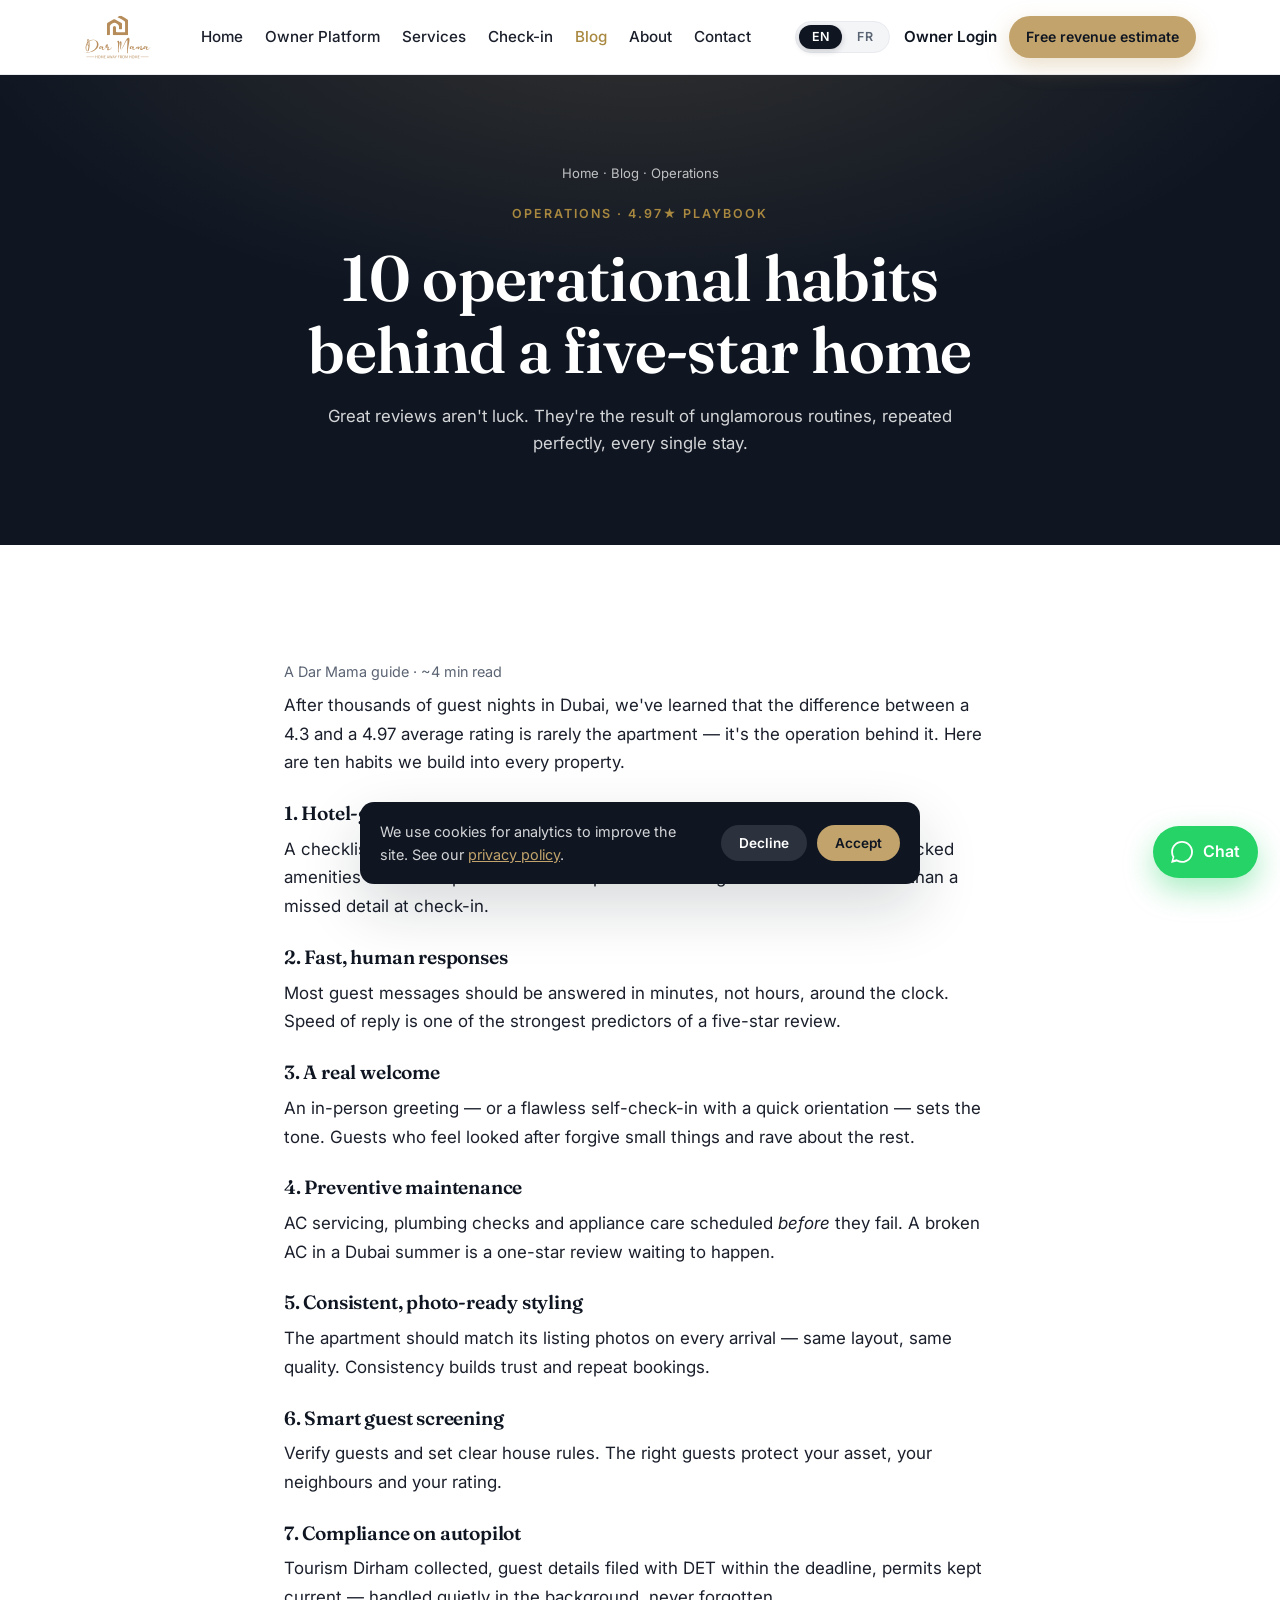
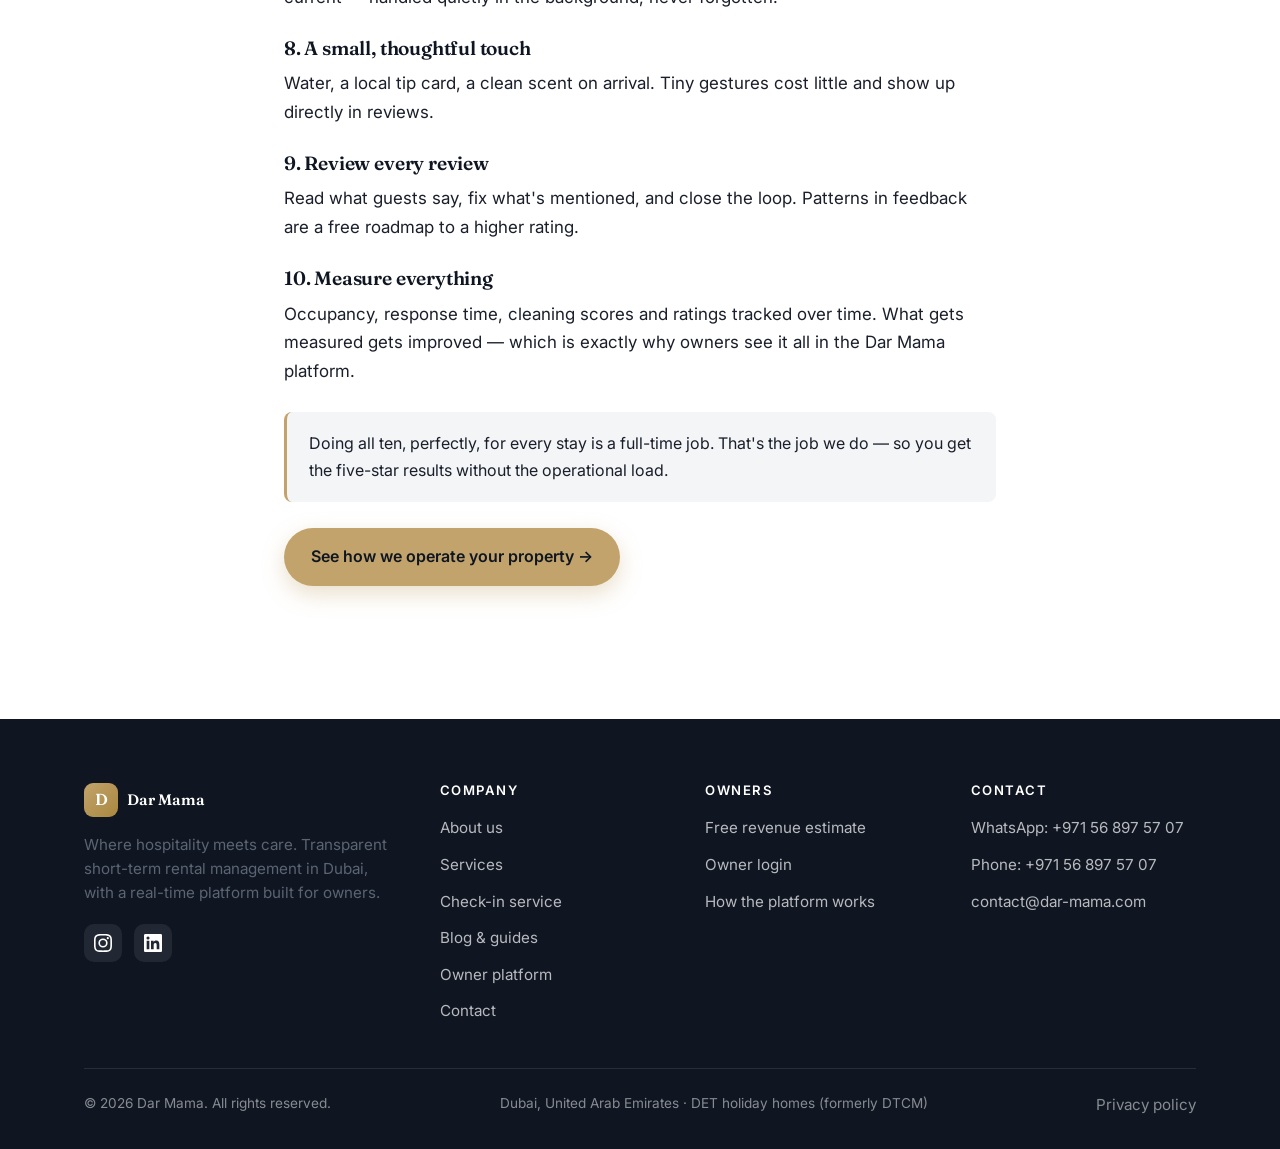
<file: blog-operations-checklist.html>
<!DOCTYPE html>
<html lang="en">
<head>
<meta charset="UTF-8">
<meta name="viewport" content="width=device-width, initial-scale=1">
<title>10 Operational Habits Behind a 5-Star Dubai Holiday Home | Dar Mama</title>
<meta name="description" content="The operational routines that drive 4.97-star reviews in Dubai short-term rentals: turnovers, linen, response times, maintenance and guest experience — a practical owner checklist.">
<link rel="canonical" href="https://dar-mama.com/blog-operations-checklist.html">
<meta name="robots" content="index, follow, max-image-preview:large">
<meta property="og:type" content="article">
<meta property="og:site_name" content="Dar Mama">
<meta property="og:title" content="10 Operational Habits Behind a 5-Star Dubai Holiday Home">
<meta property="og:description" content="The unglamorous routines that quietly drive top reviews and occupancy in Dubai short-term rentals.">
<meta property="og:url" content="https://dar-mama.com/blog-operations-checklist.html">
<meta property="og:image" content="https://dar-mama.com/images/og-cover.jpg">
<meta name="twitter:card" content="summary_large_image">
<link rel="preconnect" href="https://fonts.googleapis.com">
<link rel="preconnect" href="https://fonts.gstatic.com" crossorigin>
<link href="https://fonts.googleapis.com/css2?family=Fraunces:ital,opsz,wght@0,9..144,500;0,9..144,600;1,9..144,500&family=Inter:wght@400;500;600;700&display=swap" rel="stylesheet">
<link rel="icon" type="image/svg+xml" href="images/symbol.svg">
<link rel="apple-touch-icon" href="images/symbol.svg">
<link rel="stylesheet" href="css/styles.css">
<script type="application/ld+json">
{
  "@context":"https://schema.org","@type":"BlogPosting",
  "headline":"10 operational habits behind a five-star Dubai holiday home",
  "description":"The operational routines that drive top reviews and occupancy in Dubai short-term rentals.",
  "datePublished":"2026-06-10","dateModified":"2026-06-29",
  "author":{"@type":"Organization","name":"Dar Mama"},
  "publisher":{"@type":"Organization","name":"Dar Mama","logo":{"@type":"ImageObject","url":"https://dar-mama.com/images/logo.png"}},
  "mainEntityOfPage":"https://dar-mama.com/blog-operations-checklist.html"
}
</script>
</head>
<body>

<header class="site-header">
  <div class="container nav">
    <a class="brand" href="index.html" aria-label="Dar Mama">
      <img src="images/logo.svg" alt="Dar Mama" class="brand-logo" onerror="this.style.display='none';this.parentNode.querySelectorAll('.fallback').forEach(function(n){n.style.display='inline-flex'})">
      <span class="mark fallback" style="display:none">D</span>
      <span class="fallback" style="display:none">Dar Mama</span>
    </a>
    <nav class="nav-links" aria-label="Primary">
      <a href="index.html" data-i18n="nav_home">Home</a>
      <a href="owner-platform.html" data-i18n="nav_platform">Owner Platform</a>
      <a href="services.html" data-i18n="nav_services">Services</a>
      <a href="check-in.html" data-i18n="nav_checkin">Check-in</a>
      <a href="blog.html" class="active" data-i18n="nav_blog">Blog</a>
      <a href="about.html" data-i18n="nav_about">About</a>
      <a href="contact.html" data-i18n="nav_contact">Contact</a>
    </nav>
    <div class="nav-cta">
      <div class="lang-switch" role="group" aria-label="Language">
        <button type="button" data-lang="en">EN</button>
        <button type="button" data-lang="fr">FR</button>
      </div>
      <a class="nav-login" href="https://app.dar-mama.com" rel="nofollow" data-i18n="nav_login">Owner Login</a>
      <a class="btn btn-gold" href="contact.html" data-i18n="nav_estimate">Free revenue estimate</a>
      <button class="menu-toggle" aria-label="Menu"><span></span><span></span><span></span></button>
    </div>
  </div>
</header>

<main>

<section class="page-hero">
  <div class="container">
    <div class="breadcrumb"><a href="index.html" data-i18n="nav_home">Home</a> · <a href="blog.html" data-i18n="nav_blog">Blog</a> · Operations</div>
    <span class="eyebrow">Operations · 4.97★ playbook</span>
    <h1>10 operational habits behind a five-star home</h1>
    <p>Great reviews aren't luck. They're the result of unglamorous routines, repeated perfectly, every single stay.</p>
  </div>
</section>

<section class="section">
  <div class="container article">
    <p class="meta">A Dar Mama guide · ~4 min read</p>

    <p>After thousands of guest nights in Dubai, we've learned that the difference between a 4.3 and a 4.97 average rating is rarely the apartment — it's the operation behind it. Here are ten habits we build into every property.</p>

    <h3>1. Hotel-grade turnovers</h3>
    <p>A checklist-driven clean between every stay, with fresh linen and towels, restocked amenities and a final photo-verified inspection. Nothing erodes reviews faster than a missed detail at check-in.</p>

    <h3>2. Fast, human responses</h3>
    <p>Most guest messages should be answered in minutes, not hours, around the clock. Speed of reply is one of the strongest predictors of a five-star review.</p>

    <h3>3. A real welcome</h3>
    <p>An in-person greeting — or a flawless self-check-in with a quick orientation — sets the tone. Guests who feel looked after forgive small things and rave about the rest.</p>

    <h3>4. Preventive maintenance</h3>
    <p>AC servicing, plumbing checks and appliance care scheduled <em>before</em> they fail. A broken AC in a Dubai summer is a one-star review waiting to happen.</p>

    <h3>5. Consistent, photo-ready styling</h3>
    <p>The apartment should match its listing photos on every arrival — same layout, same quality. Consistency builds trust and repeat bookings.</p>

    <h3>6. Smart guest screening</h3>
    <p>Verify guests and set clear house rules. The right guests protect your asset, your neighbours and your rating.</p>

    <h3>7. Compliance on autopilot</h3>
    <p>Tourism Dirham collected, guest details filed with DET within the deadline, permits kept current — handled quietly in the background, never forgotten.</p>

    <h3>8. A small, thoughtful touch</h3>
    <p>Water, a local tip card, a clean scent on arrival. Tiny gestures cost little and show up directly in reviews.</p>

    <h3>9. Review every review</h3>
    <p>Read what guests say, fix what's mentioned, and close the loop. Patterns in feedback are a free roadmap to a higher rating.</p>

    <h3>10. Measure everything</h3>
    <p>Occupancy, response time, cleaning scores and ratings tracked over time. What gets measured gets improved — which is exactly why owners see it all in the Dar Mama platform.</p>

    <div class="callout">
      <p>Doing all ten, perfectly, for every stay is a full-time job. That's the job we do — so you get the five-star results without the operational load.</p>
    </div>

    <p><a class="btn btn-gold" href="services.html">See how we operate your property →</a></p>
  </div>
</section>

</main>

<footer class="site-footer">
  <div class="container">
    <div class="footer-grid">
      <div>
        <a class="brand" href="index.html"><span class="mark">D</span> Dar Mama</a>
        <p class="footer-about" data-i18n="foot_about">Where hospitality meets care. Transparent short-term rental management in Dubai, with a real-time platform built for owners.</p>
        <div class="footer-social">
          <a href="https://www.instagram.com/dar_mama_dubai/" aria-label="Instagram" rel="nofollow">IG</a>
          <a href="https://www.linkedin.com/company/dar-mama/" aria-label="LinkedIn" rel="nofollow">in</a>
        </div>
      </div>
      <div><h4 data-i18n="foot_h_company">Company</h4><ul>
        <li><a href="about.html" data-i18n="foot_about_us">About us</a></li>
        <li><a href="services.html" data-i18n="foot_services">Services</a></li>
        <li><a href="check-in.html" data-i18n="foot_checkin">Check-in service</a></li>
        <li><a href="blog.html" data-i18n="foot_blog">Blog &amp; guides</a></li>
        <li><a href="owner-platform.html" data-i18n="foot_platform">Owner platform</a></li>
        <li><a href="contact.html" data-i18n="foot_contact">Contact</a></li>
      </ul></div>
      <div><h4 data-i18n="foot_h_owners">Owners</h4><ul>
        <li><a href="contact.html" data-i18n="foot_estimate">Free revenue estimate</a></li>
        <li><a href="https://app.dar-mama.com" rel="nofollow" data-i18n="foot_login">Owner login</a></li>
        <li><a href="owner-platform.html" data-i18n="foot_how">How the platform works</a></li>
      </ul></div>
      <div><h4 data-i18n="foot_h_contact">Contact</h4><ul>
        <li><a href="https://wa.me/971568975707" rel="nofollow">WhatsApp: +971 56 897 57 07</a></li>
        <li><a href="tel:+971568975707">Phone: +971 56 897 57 07</a></li>
        <li><a href="mailto:contact@dar-mama.com">contact@dar-mama.com</a></li>
      </ul></div>
    </div>
    <div class="footer-bottom">
      <span data-i18n="foot_rights">© 2026 Dar Mama. All rights reserved.</span>
      <span data-i18n="foot_loc">Dubai, United Arab Emirates · DET holiday homes (formerly DTCM)</span>
    </div>
  </div>
</footer>

<a class="wa-float" href="https://wa.me/971568975707?text=Hi%20Dar%20Mama%2C%20I%27d%20like%20to%20talk%20about%20operating%20my%20property." rel="nofollow" aria-label="WhatsApp">
  <svg viewBox="0 0 24 24"><path d="M.057 24l1.687-6.163a11.867 11.867 0 01-1.587-5.946C.16 5.335 5.495 0 12.05 0a11.82 11.82 0 018.413 3.488 11.82 11.82 0 013.48 8.414c-.003 6.557-5.338 11.892-11.893 11.892a11.9 11.9 0 01-5.688-1.448L.057 24zm6.597-3.807c1.676.995 3.276 1.591 5.392 1.592 5.448 0 9.886-4.434 9.889-9.885.002-5.462-4.415-9.89-9.881-9.892-5.452 0-9.887 4.434-9.889 9.884a9.86 9.86 0 001.515 5.26l-.999 3.648 3.736-.979z"/></svg>
  <span data-i18n="wa_chat">Chat</span>
</a>

<script src="js/main.js"></script>
</body>
</html>
</file>
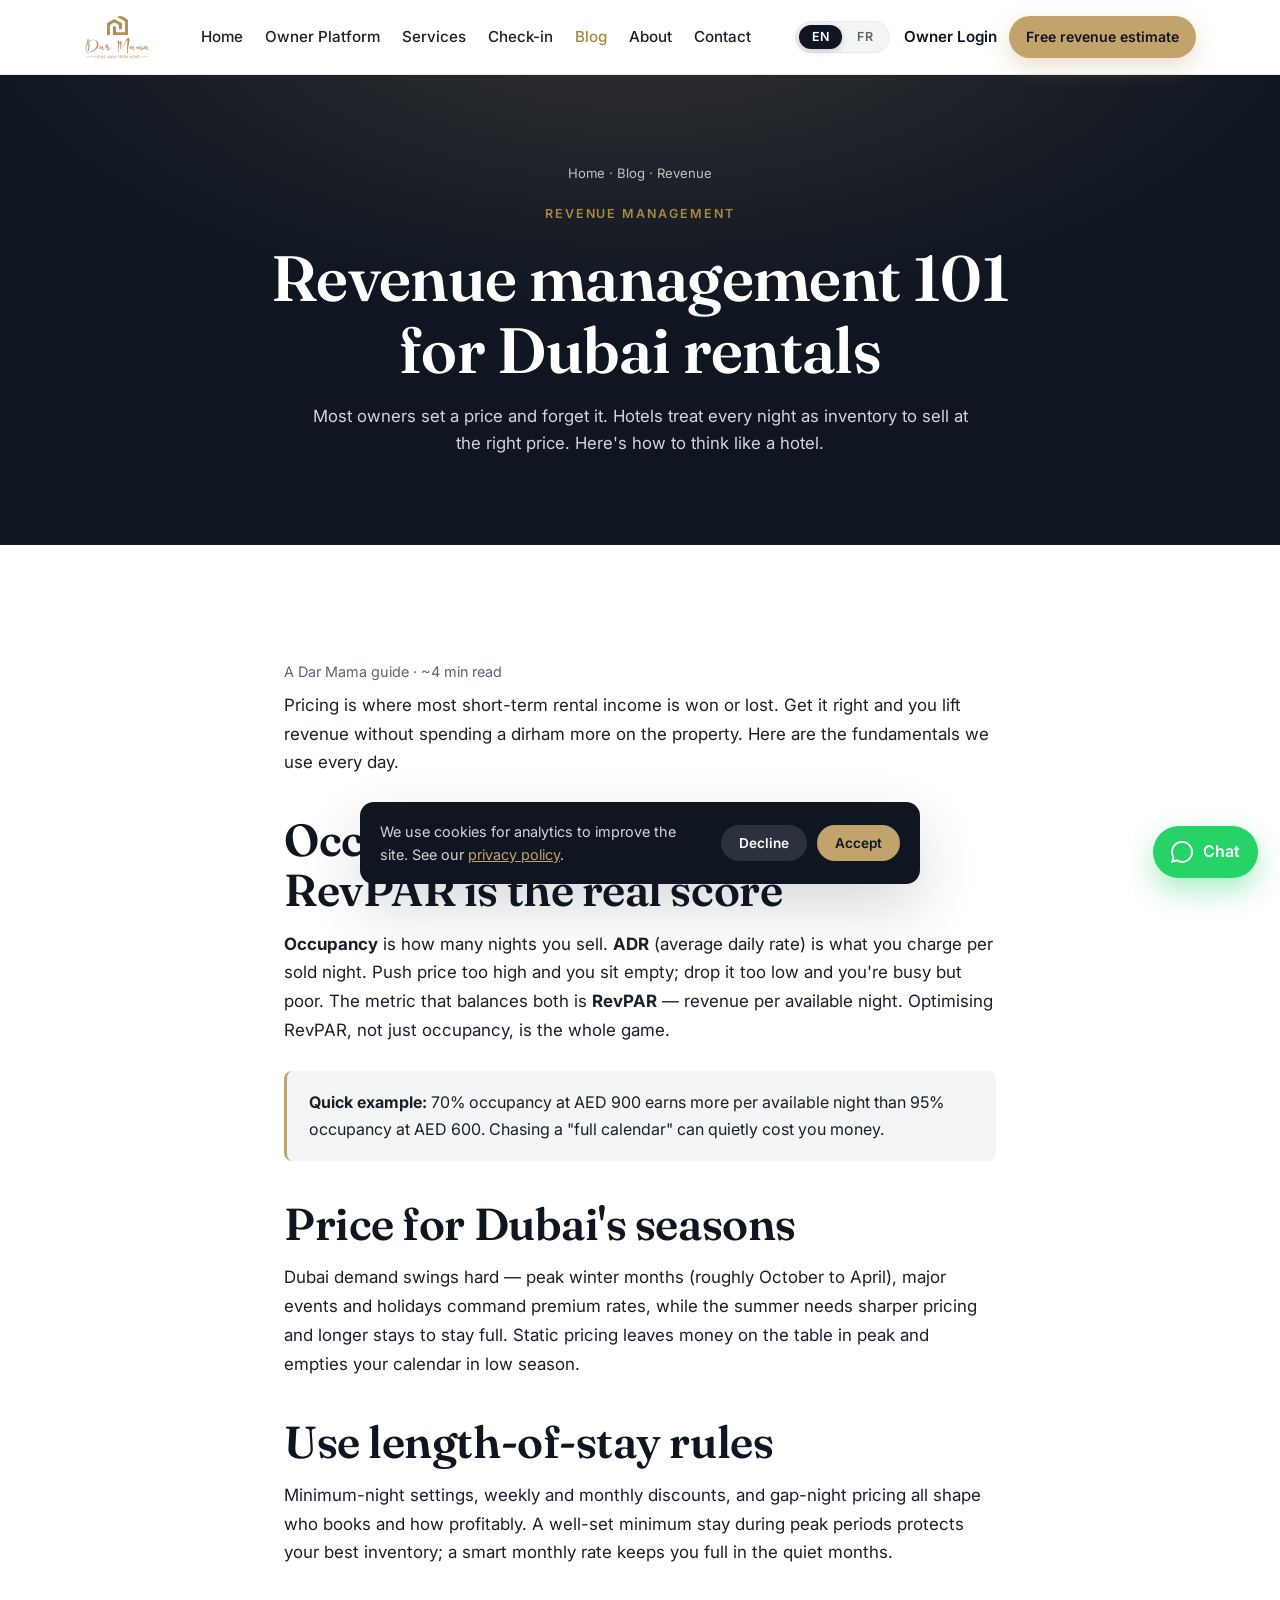
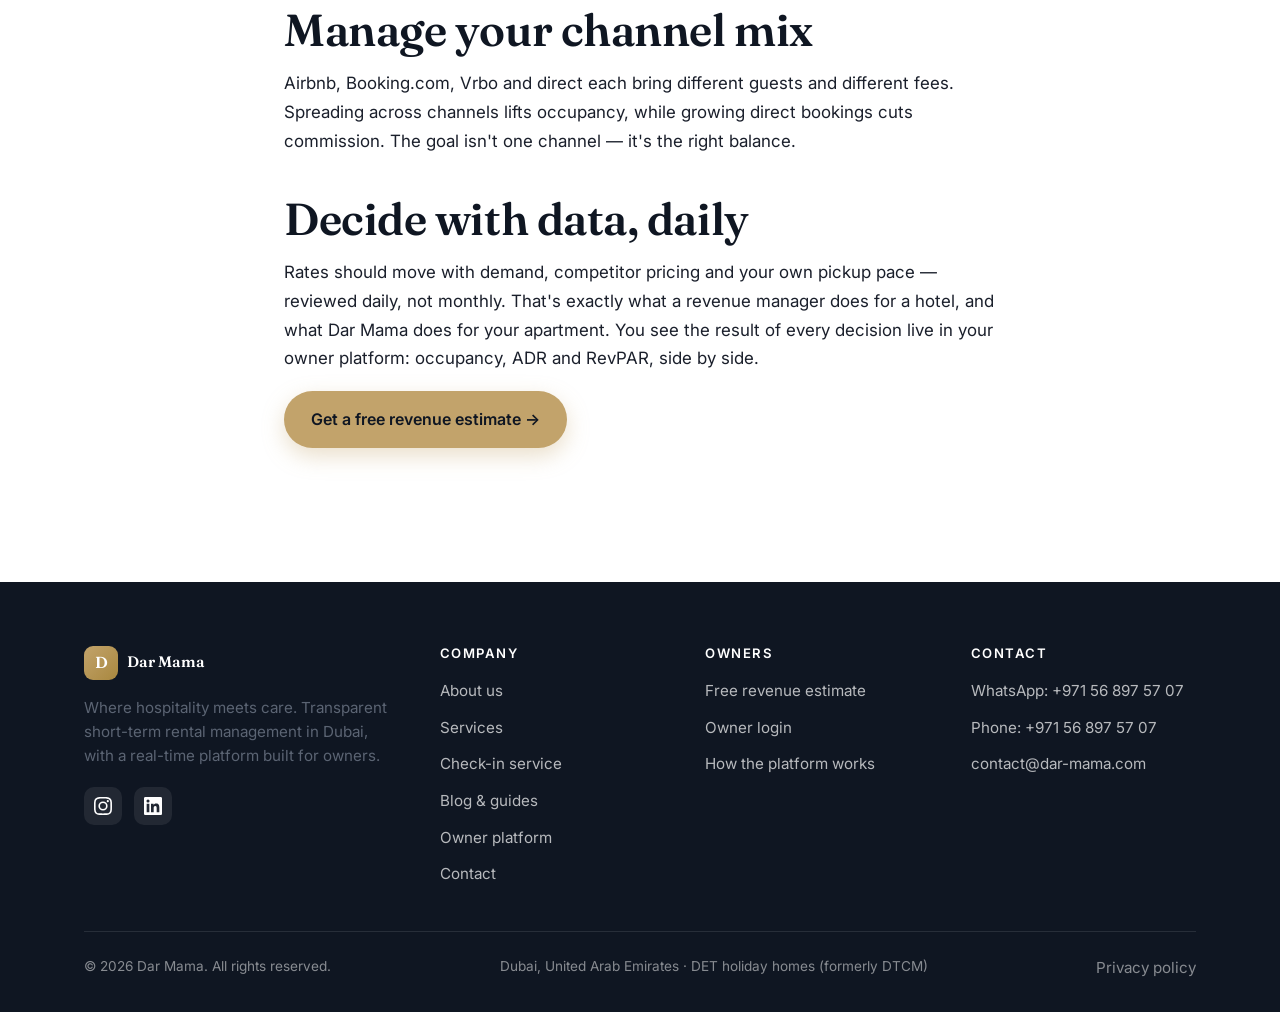
<file: blog-revenue-management.html>
<!DOCTYPE html>
<html lang="en">
<head>
<meta charset="UTF-8">
<meta name="viewport" content="width=device-width, initial-scale=1">
<title>Revenue Management 101 for Dubai Short-Term Rentals | Dar Mama</title>
<meta name="description" content="How hotels price rooms — and how to apply it to your Dubai apartment. Occupancy vs ADR, RevPAR, seasonality, minimum stays and channel mix explained for owners.">
<link rel="canonical" href="https://dar-mama.com/blog-revenue-management.html">
<meta name="robots" content="index, follow, max-image-preview:large">
<meta property="og:type" content="article">
<meta property="og:site_name" content="Dar Mama">
<meta property="og:title" content="Revenue Management 101 for Dubai Short-Term Rentals">
<meta property="og:description" content="Occupancy vs ADR, RevPAR, seasonality and channel mix — hotel pricing applied to your Dubai apartment.">
<meta property="og:url" content="https://dar-mama.com/blog-revenue-management.html">
<meta property="og:image" content="https://dar-mama.com/images/og-cover.jpg">
<meta name="twitter:card" content="summary_large_image">
<link rel="preconnect" href="https://fonts.googleapis.com">
<link rel="preconnect" href="https://fonts.gstatic.com" crossorigin>
<link href="https://fonts.googleapis.com/css2?family=Fraunces:ital,opsz,wght@0,9..144,500;0,9..144,600;1,9..144,500&family=Inter:wght@400;500;600;700&display=swap" rel="stylesheet">
<link rel="icon" type="image/svg+xml" href="images/symbol.svg">
<link rel="apple-touch-icon" href="images/symbol.svg">
<link rel="stylesheet" href="css/styles.css">
<script type="application/ld+json">
{
  "@context":"https://schema.org","@type":"BlogPosting",
  "headline":"Revenue management 101 for Dubai short-term rentals",
  "description":"How hotels price rooms and how to apply it to your Dubai apartment: occupancy, ADR, RevPAR, seasonality and channel mix.",
  "datePublished":"2026-06-18","dateModified":"2026-06-29",
  "author":{"@type":"Organization","name":"Dar Mama"},
  "publisher":{"@type":"Organization","name":"Dar Mama","logo":{"@type":"ImageObject","url":"https://dar-mama.com/images/logo.png"}},
  "mainEntityOfPage":"https://dar-mama.com/blog-revenue-management.html"
}
</script>
</head>
<body>

<header class="site-header">
  <div class="container nav">
    <a class="brand" href="index.html" aria-label="Dar Mama">
      <img src="images/logo.svg" alt="Dar Mama" class="brand-logo" onerror="this.style.display='none';this.parentNode.querySelectorAll('.fallback').forEach(function(n){n.style.display='inline-flex'})">
      <span class="mark fallback" style="display:none">D</span>
      <span class="fallback" style="display:none">Dar Mama</span>
    </a>
    <nav class="nav-links" aria-label="Primary">
      <a href="index.html" data-i18n="nav_home">Home</a>
      <a href="owner-platform.html" data-i18n="nav_platform">Owner Platform</a>
      <a href="services.html" data-i18n="nav_services">Services</a>
      <a href="check-in.html" data-i18n="nav_checkin">Check-in</a>
      <a href="blog.html" class="active" data-i18n="nav_blog">Blog</a>
      <a href="about.html" data-i18n="nav_about">About</a>
      <a href="contact.html" data-i18n="nav_contact">Contact</a>
    </nav>
    <div class="nav-cta">
      <div class="lang-switch" role="group" aria-label="Language">
        <button type="button" data-lang="en">EN</button>
        <button type="button" data-lang="fr">FR</button>
      </div>
      <a class="nav-login" href="https://app.dar-mama.com" rel="nofollow" data-i18n="nav_login">Owner Login</a>
      <a class="btn btn-gold" href="contact.html" data-i18n="nav_estimate">Free revenue estimate</a>
      <button class="menu-toggle" aria-label="Menu"><span></span><span></span><span></span></button>
    </div>
  </div>
</header>

<main>

<section class="page-hero">
  <div class="container">
    <div class="breadcrumb"><a href="index.html" data-i18n="nav_home">Home</a> · <a href="blog.html" data-i18n="nav_blog">Blog</a> · Revenue</div>
    <span class="eyebrow">Revenue management</span>
    <h1>Revenue management 101 for Dubai rentals</h1>
    <p>Most owners set a price and forget it. Hotels treat every night as inventory to sell at the right price. Here's how to think like a hotel.</p>
  </div>
</section>

<section class="section">
  <div class="container article">
    <p class="meta">A Dar Mama guide · ~4 min read</p>

    <p>Pricing is where most short-term rental income is won or lost. Get it right and you lift revenue without spending a dirham more on the property. Here are the fundamentals we use every day.</p>

    <h2>Occupancy vs ADR — and why RevPAR is the real score</h2>
    <p><strong>Occupancy</strong> is how many nights you sell. <strong>ADR</strong> (average daily rate) is what you charge per sold night. Push price too high and you sit empty; drop it too low and you're busy but poor. The metric that balances both is <strong>RevPAR</strong> — revenue per available night. Optimising RevPAR, not just occupancy, is the whole game.</p>

    <div class="callout">
      <p><strong>Quick example:</strong> 70% occupancy at AED 900 earns more per available night than 95% occupancy at AED 600. Chasing a "full calendar" can quietly cost you money.</p>
    </div>

    <h2>Price for Dubai's seasons</h2>
    <p>Dubai demand swings hard — peak winter months (roughly October to April), major events and holidays command premium rates, while the summer needs sharper pricing and longer stays to stay full. Static pricing leaves money on the table in peak and empties your calendar in low season.</p>

    <h2>Use length-of-stay rules</h2>
    <p>Minimum-night settings, weekly and monthly discounts, and gap-night pricing all shape who books and how profitably. A well-set minimum stay during peak periods protects your best inventory; a smart monthly rate keeps you full in the quiet months.</p>

    <h2>Manage your channel mix</h2>
    <p>Airbnb, Booking.com, Vrbo and direct each bring different guests and different fees. Spreading across channels lifts occupancy, while growing direct bookings cuts commission. The goal isn't one channel — it's the right balance.</p>

    <h2>Decide with data, daily</h2>
    <p>Rates should move with demand, competitor pricing and your own pickup pace — reviewed daily, not monthly. That's exactly what a revenue manager does for a hotel, and what Dar Mama does for your apartment. You see the result of every decision live in your owner platform: occupancy, ADR and RevPAR, side by side.</p>

    <p><a class="btn btn-gold" href="contact.html">Get a free revenue estimate →</a></p>
  </div>
</section>

</main>

<footer class="site-footer">
  <div class="container">
    <div class="footer-grid">
      <div>
        <a class="brand" href="index.html"><span class="mark">D</span> Dar Mama</a>
        <p class="footer-about" data-i18n="foot_about">Where hospitality meets care. Transparent short-term rental management in Dubai, with a real-time platform built for owners.</p>
        <div class="footer-social">
          <a href="https://www.instagram.com/dar_mama_dubai/" aria-label="Instagram" rel="nofollow">IG</a>
          <a href="https://www.linkedin.com/company/dar-mama/" aria-label="LinkedIn" rel="nofollow">in</a>
        </div>
      </div>
      <div><h4 data-i18n="foot_h_company">Company</h4><ul>
        <li><a href="about.html" data-i18n="foot_about_us">About us</a></li>
        <li><a href="services.html" data-i18n="foot_services">Services</a></li>
        <li><a href="check-in.html" data-i18n="foot_checkin">Check-in service</a></li>
        <li><a href="blog.html" data-i18n="foot_blog">Blog &amp; guides</a></li>
        <li><a href="owner-platform.html" data-i18n="foot_platform">Owner platform</a></li>
        <li><a href="contact.html" data-i18n="foot_contact">Contact</a></li>
      </ul></div>
      <div><h4 data-i18n="foot_h_owners">Owners</h4><ul>
        <li><a href="contact.html" data-i18n="foot_estimate">Free revenue estimate</a></li>
        <li><a href="https://app.dar-mama.com" rel="nofollow" data-i18n="foot_login">Owner login</a></li>
        <li><a href="owner-platform.html" data-i18n="foot_how">How the platform works</a></li>
      </ul></div>
      <div><h4 data-i18n="foot_h_contact">Contact</h4><ul>
        <li><a href="https://wa.me/971568975707" rel="nofollow">WhatsApp: +971 56 897 57 07</a></li>
        <li><a href="tel:+971568975707">Phone: +971 56 897 57 07</a></li>
        <li><a href="mailto:contact@dar-mama.com">contact@dar-mama.com</a></li>
      </ul></div>
    </div>
    <div class="footer-bottom">
      <span data-i18n="foot_rights">© 2026 Dar Mama. All rights reserved.</span>
      <span data-i18n="foot_loc">Dubai, United Arab Emirates · DET holiday homes (formerly DTCM)</span>
    </div>
  </div>
</footer>

<a class="wa-float" href="https://wa.me/971568975707?text=Hi%20Dar%20Mama%2C%20I%27d%20like%20to%20talk%20about%20pricing%20my%20property." rel="nofollow" aria-label="WhatsApp">
  <svg viewBox="0 0 24 24"><path d="M.057 24l1.687-6.163a11.867 11.867 0 01-1.587-5.946C.16 5.335 5.495 0 12.05 0a11.82 11.82 0 018.413 3.488 11.82 11.82 0 013.48 8.414c-.003 6.557-5.338 11.892-11.893 11.892a11.9 11.9 0 01-5.688-1.448L.057 24zm6.597-3.807c1.676.995 3.276 1.591 5.392 1.592 5.448 0 9.886-4.434 9.889-9.885.002-5.462-4.415-9.89-9.881-9.892-5.452 0-9.887 4.434-9.889 9.884a9.86 9.86 0 001.515 5.26l-.999 3.648 3.736-.979z"/></svg>
  <span data-i18n="wa_chat">Chat</span>
</a>

<script src="js/main.js"></script>
</body>
</html>
</file>
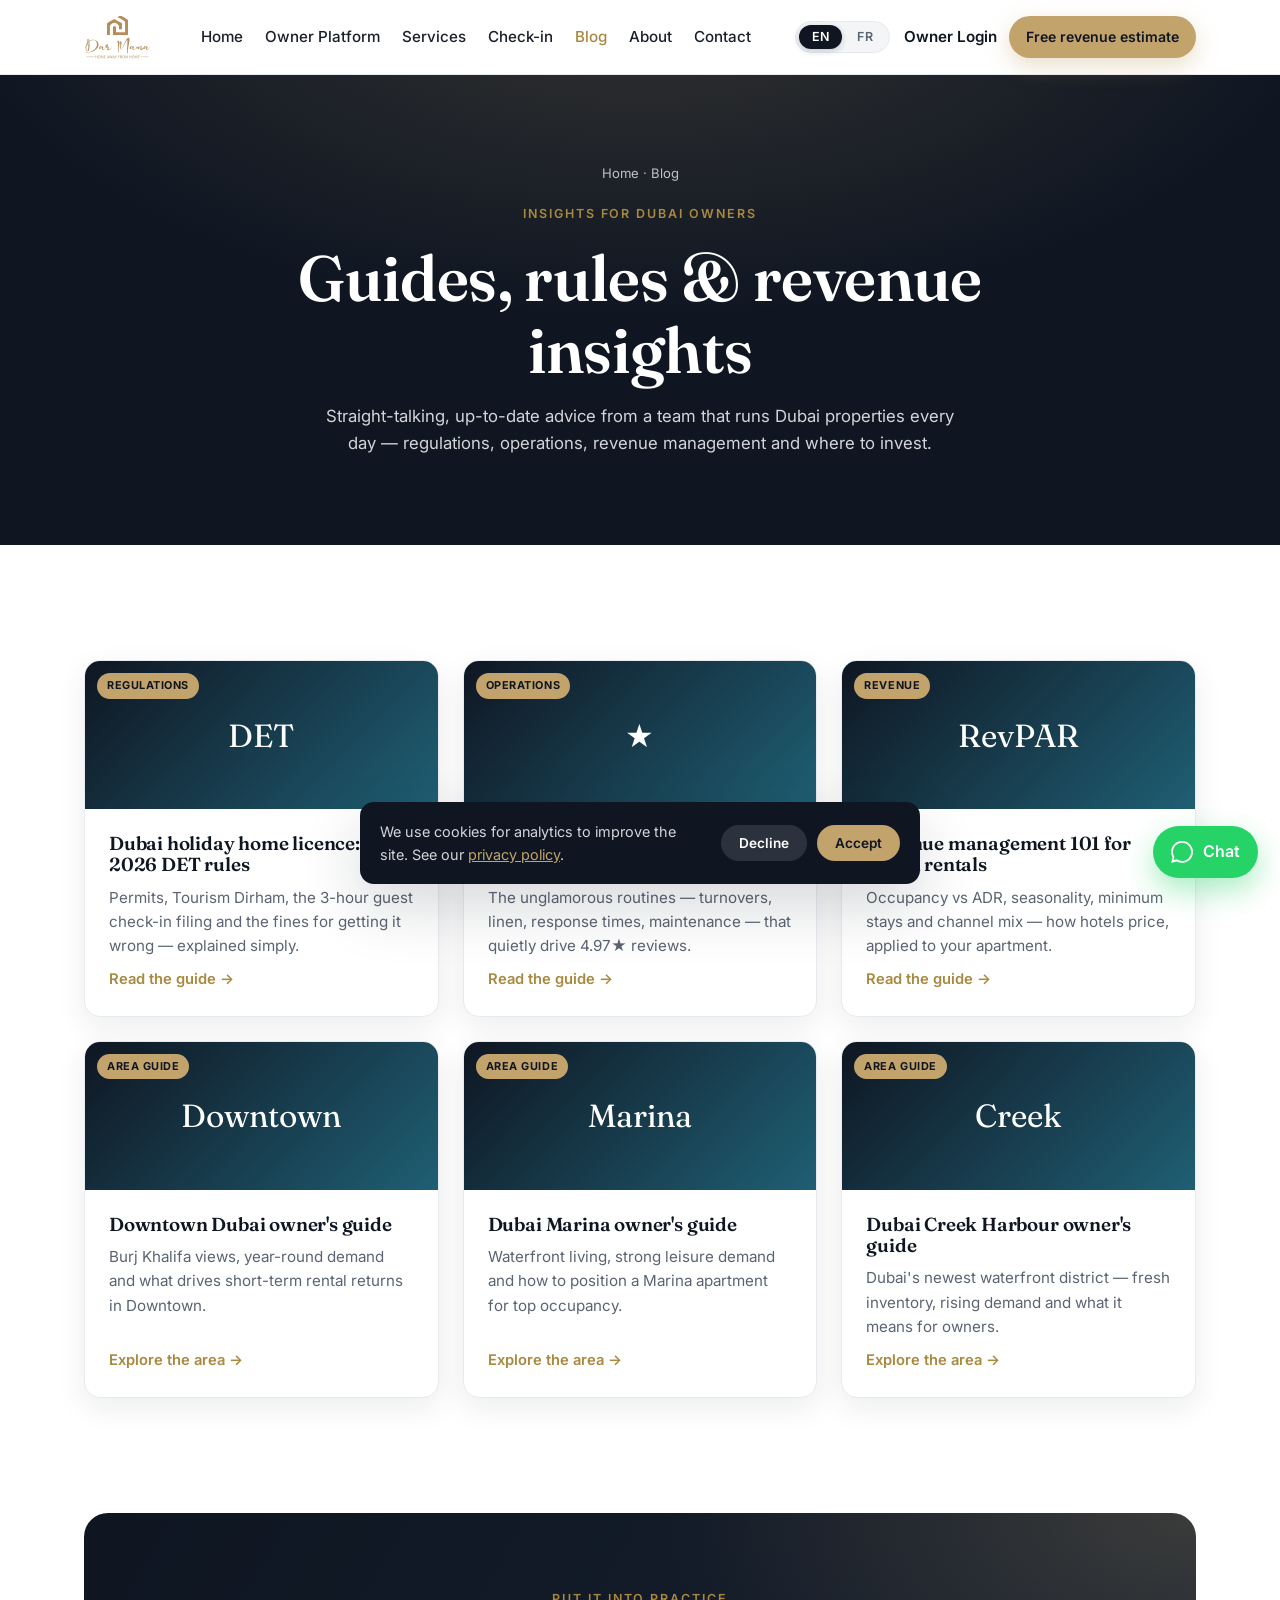
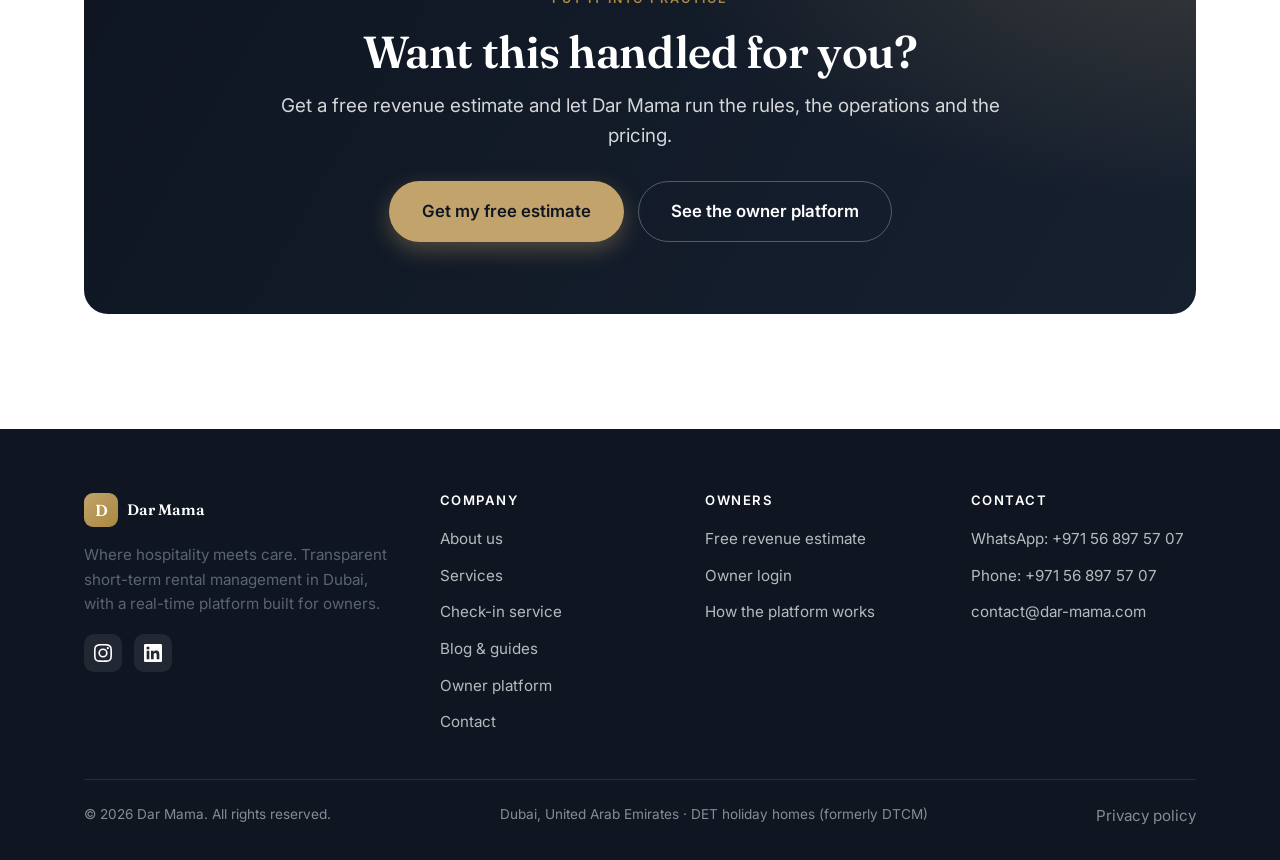
<file: blog.html>
<!DOCTYPE html>
<html lang="en">
<head>
<meta charset="UTF-8">
<meta name="viewport" content="width=device-width, initial-scale=1">
<title>Dubai Short-Term Rental Blog — Rules, Operations &amp; Revenue | Dar Mama</title>
<meta name="description" content="Expert guides for Dubai property owners: the latest DET holiday-home rules, operational best practice, revenue management and area-by-area investment guides from Dar Mama.">
<link rel="canonical" href="https://dar-mama.com/blog.html">
<meta name="robots" content="index, follow, max-image-preview:large">
<meta property="og:type" content="website">
<meta property="og:site_name" content="Dar Mama">
<meta property="og:title" content="Dubai Short-Term Rental Blog | Dar Mama">
<meta property="og:description" content="Latest DET rules, operations, revenue management and Dubai area guides for property owners.">
<meta property="og:url" content="https://dar-mama.com/blog.html">
<meta property="og:image" content="https://dar-mama.com/images/og-cover.jpg">
<meta name="twitter:card" content="summary_large_image">
<link rel="preconnect" href="https://fonts.googleapis.com">
<link rel="preconnect" href="https://fonts.gstatic.com" crossorigin>
<link href="https://fonts.googleapis.com/css2?family=Fraunces:ital,opsz,wght@0,9..144,500;0,9..144,600;1,9..144,500&family=Inter:wght@400;500;600;700&display=swap" rel="stylesheet">
<link rel="icon" type="image/svg+xml" href="images/symbol.svg">
<link rel="apple-touch-icon" href="images/symbol.svg">
<link rel="stylesheet" href="css/styles.css">
<script type="application/ld+json">
{
  "@context":"https://schema.org","@type":"Blog","name":"Dar Mama Blog","url":"https://dar-mama.com/blog.html",
  "publisher":{"@type":"ProfessionalService","name":"Dar Mama","areaServed":{"@type":"City","name":"Dubai"}},
  "blogPost":[
    {"@type":"BlogPosting","headline":"Dubai holiday home licence: the 2026 DET rules every owner should know","url":"https://dar-mama.com/blog-det-holiday-home-licence.html"},
    {"@type":"BlogPosting","headline":"10 operational habits behind a five-star Dubai holiday home","url":"https://dar-mama.com/blog-operations-checklist.html"},
    {"@type":"BlogPosting","headline":"Revenue management 101 for Dubai short-term rentals","url":"https://dar-mama.com/blog-revenue-management.html"}
  ]
}
</script>
</head>
<body>

<header class="site-header">
  <div class="container nav">
    <a class="brand" href="index.html" aria-label="Dar Mama">
      <img src="images/logo.svg" alt="Dar Mama" class="brand-logo" onerror="this.style.display='none';this.parentNode.querySelectorAll('.fallback').forEach(function(n){n.style.display='inline-flex'})">
      <span class="mark fallback" style="display:none">D</span>
      <span class="fallback" style="display:none">Dar Mama</span>
    </a>
    <nav class="nav-links" aria-label="Primary">
      <a href="index.html" data-i18n="nav_home">Home</a>
      <a href="owner-platform.html" data-i18n="nav_platform">Owner Platform</a>
      <a href="services.html" data-i18n="nav_services">Services</a>
      <a href="check-in.html" data-i18n="nav_checkin">Check-in</a>
      <a href="blog.html" class="active" data-i18n="nav_blog">Blog</a>
      <a href="about.html" data-i18n="nav_about">About</a>
      <a href="contact.html" data-i18n="nav_contact">Contact</a>
    </nav>
    <div class="nav-cta">
      <div class="lang-switch" role="group" aria-label="Language">
        <button type="button" data-lang="en">EN</button>
        <button type="button" data-lang="fr">FR</button>
      </div>
      <a class="nav-login" href="https://app.dar-mama.com" rel="nofollow" data-i18n="nav_login">Owner Login</a>
      <a class="btn btn-gold" href="contact.html" data-i18n="nav_estimate">Free revenue estimate</a>
      <button class="menu-toggle" aria-label="Menu"><span></span><span></span><span></span></button>
    </div>
  </div>
</header>

<main>

<section class="page-hero">
  <div class="container">
    <div class="breadcrumb"><a href="index.html" data-i18n="nav_home">Home</a> · <span data-i18n="nav_blog">Blog</span></div>
    <span class="eyebrow">Insights for Dubai owners</span>
    <h1>Guides, rules &amp; revenue insights</h1>
    <p>Straight-talking, up-to-date advice from a team that runs Dubai properties every day — regulations, operations, revenue management and where to invest.</p>
  </div>
</section>

<section class="section">
  <div class="container">
    <div class="post-grid">

      <a class="post-card" href="blog-det-holiday-home-licence.html">
        <div class="thumb"><span class="tag">Regulations</span><span class="big">DET</span></div>
        <div class="body">
          <h3>Dubai holiday home licence: the 2026 DET rules</h3>
          <p>Permits, Tourism Dirham, the 3-hour guest check-in filing and the fines for getting it wrong — explained simply.</p>
          <span class="more">Read the guide →</span>
        </div>
      </a>

      <a class="post-card" href="blog-operations-checklist.html">
        <div class="thumb"><span class="tag">Operations</span><span class="big">★</span></div>
        <div class="body">
          <h3>10 operational habits behind a five-star home</h3>
          <p>The unglamorous routines — turnovers, linen, response times, maintenance — that quietly drive 4.97★ reviews.</p>
          <span class="more">Read the guide →</span>
        </div>
      </a>

      <a class="post-card" href="blog-revenue-management.html">
        <div class="thumb"><span class="tag">Revenue</span><span class="big">RevPAR</span></div>
        <div class="body">
          <h3>Revenue management 101 for Dubai rentals</h3>
          <p>Occupancy vs ADR, seasonality, minimum stays and channel mix — how hotels price, applied to your apartment.</p>
          <span class="more">Read the guide →</span>
        </div>
      </a>

      <a class="post-card" href="area-downtown-dubai.html">
        <div class="thumb"><span class="tag">Area guide</span><span class="big">Downtown</span></div>
        <div class="body">
          <h3>Downtown Dubai owner's guide</h3>
          <p>Burj Khalifa views, year-round demand and what drives short-term rental returns in Downtown.</p>
          <span class="more">Explore the area →</span>
        </div>
      </a>

      <a class="post-card" href="area-dubai-marina.html">
        <div class="thumb"><span class="tag">Area guide</span><span class="big">Marina</span></div>
        <div class="body">
          <h3>Dubai Marina owner's guide</h3>
          <p>Waterfront living, strong leisure demand and how to position a Marina apartment for top occupancy.</p>
          <span class="more">Explore the area →</span>
        </div>
      </a>

      <a class="post-card" href="area-dubai-creek-harbour.html">
        <div class="thumb"><span class="tag">Area guide</span><span class="big">Creek</span></div>
        <div class="body">
          <h3>Dubai Creek Harbour owner's guide</h3>
          <p>Dubai's newest waterfront district — fresh inventory, rising demand and what it means for owners.</p>
          <span class="more">Explore the area →</span>
        </div>
      </a>

    </div>
  </div>
</section>

<section class="section" style="padding-top:0">
  <div class="container">
    <div class="cta-band">
      <span class="eyebrow">Put it into practice</span>
      <h2>Want this handled for you?</h2>
      <p class="lead">Get a free revenue estimate and let Dar Mama run the rules, the operations and the pricing.</p>
      <div class="hero-cta">
        <a class="btn btn-gold btn-lg" href="contact.html" data-i18n="h_cta_b1">Get my free estimate</a>
        <a class="btn btn-ghost on-dark btn-lg" href="services.html" data-i18n="svp_cta_b2">See our services</a>
      </div>
    </div>
  </div>
</section>

</main>

<footer class="site-footer">
  <div class="container">
    <div class="footer-grid">
      <div>
        <a class="brand" href="index.html"><span class="mark">D</span> Dar Mama</a>
        <p class="footer-about" data-i18n="foot_about">Where hospitality meets care. Transparent short-term rental management in Dubai, with a real-time platform built for owners.</p>
        <div class="footer-social">
          <a href="https://www.instagram.com/dar_mama_dubai/" aria-label="Instagram" rel="nofollow">IG</a>
          <a href="https://www.linkedin.com/company/dar-mama/" aria-label="LinkedIn" rel="nofollow">in</a>
        </div>
      </div>
      <div><h4 data-i18n="foot_h_company">Company</h4><ul>
        <li><a href="about.html" data-i18n="foot_about_us">About us</a></li>
        <li><a href="services.html" data-i18n="foot_services">Services</a></li>
        <li><a href="check-in.html" data-i18n="foot_checkin">Check-in service</a></li>
        <li><a href="blog.html" data-i18n="foot_blog">Blog &amp; guides</a></li>
        <li><a href="owner-platform.html" data-i18n="foot_platform">Owner platform</a></li>
        <li><a href="contact.html" data-i18n="foot_contact">Contact</a></li>
      </ul></div>
      <div><h4 data-i18n="foot_h_owners">Owners</h4><ul>
        <li><a href="contact.html" data-i18n="foot_estimate">Free revenue estimate</a></li>
        <li><a href="https://app.dar-mama.com" rel="nofollow" data-i18n="foot_login">Owner login</a></li>
        <li><a href="owner-platform.html" data-i18n="foot_how">How the platform works</a></li>
      </ul></div>
      <div><h4 data-i18n="foot_h_contact">Contact</h4><ul>
        <li><a href="https://wa.me/971568975707" rel="nofollow">WhatsApp: +971 56 897 57 07</a></li>
        <li><a href="tel:+971568975707">Phone: +971 56 897 57 07</a></li>
        <li><a href="mailto:contact@dar-mama.com">contact@dar-mama.com</a></li>
      </ul></div>
    </div>
    <div class="footer-bottom">
      <span data-i18n="foot_rights">© 2026 Dar Mama. All rights reserved.</span>
      <span data-i18n="foot_loc">Dubai, United Arab Emirates · DET holiday homes (formerly DTCM)</span>
    </div>
  </div>
</footer>

<a class="wa-float" href="https://wa.me/971568975707?text=Hi%20Dar%20Mama%2C%20I%20have%20a%20question%20about%20managing%20my%20Dubai%20property." rel="nofollow" aria-label="WhatsApp">
  <svg viewBox="0 0 24 24"><path d="M.057 24l1.687-6.163a11.867 11.867 0 01-1.587-5.946C.16 5.335 5.495 0 12.05 0a11.82 11.82 0 018.413 3.488 11.82 11.82 0 013.48 8.414c-.003 6.557-5.338 11.892-11.893 11.892a11.9 11.9 0 01-5.688-1.448L.057 24zm6.597-3.807c1.676.995 3.276 1.591 5.392 1.592 5.448 0 9.886-4.434 9.889-9.885.002-5.462-4.415-9.89-9.881-9.892-5.452 0-9.887 4.434-9.889 9.884a9.86 9.86 0 001.515 5.26l-.999 3.648 3.736-.979z"/></svg>
  <span data-i18n="wa_chat">Chat</span>
</a>

<script src="js/main.js"></script>
</body>
</html>
</file>
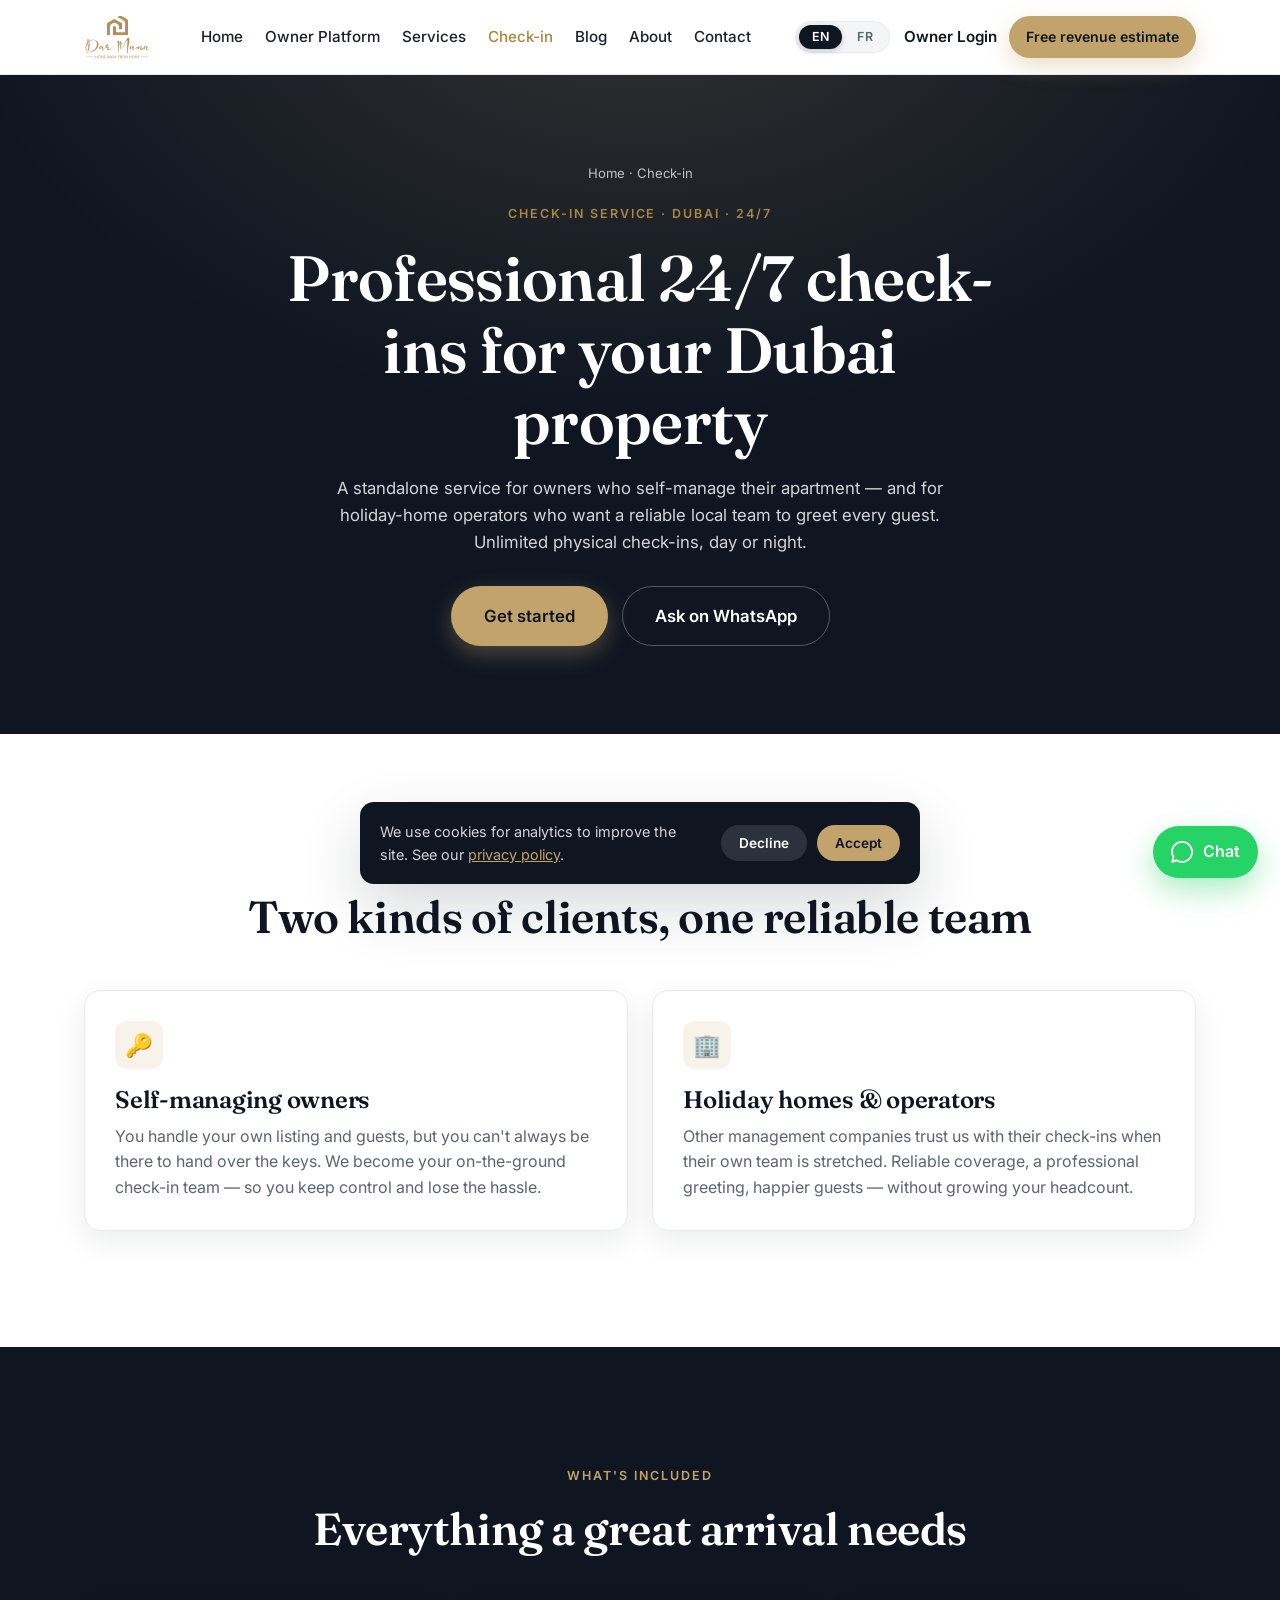
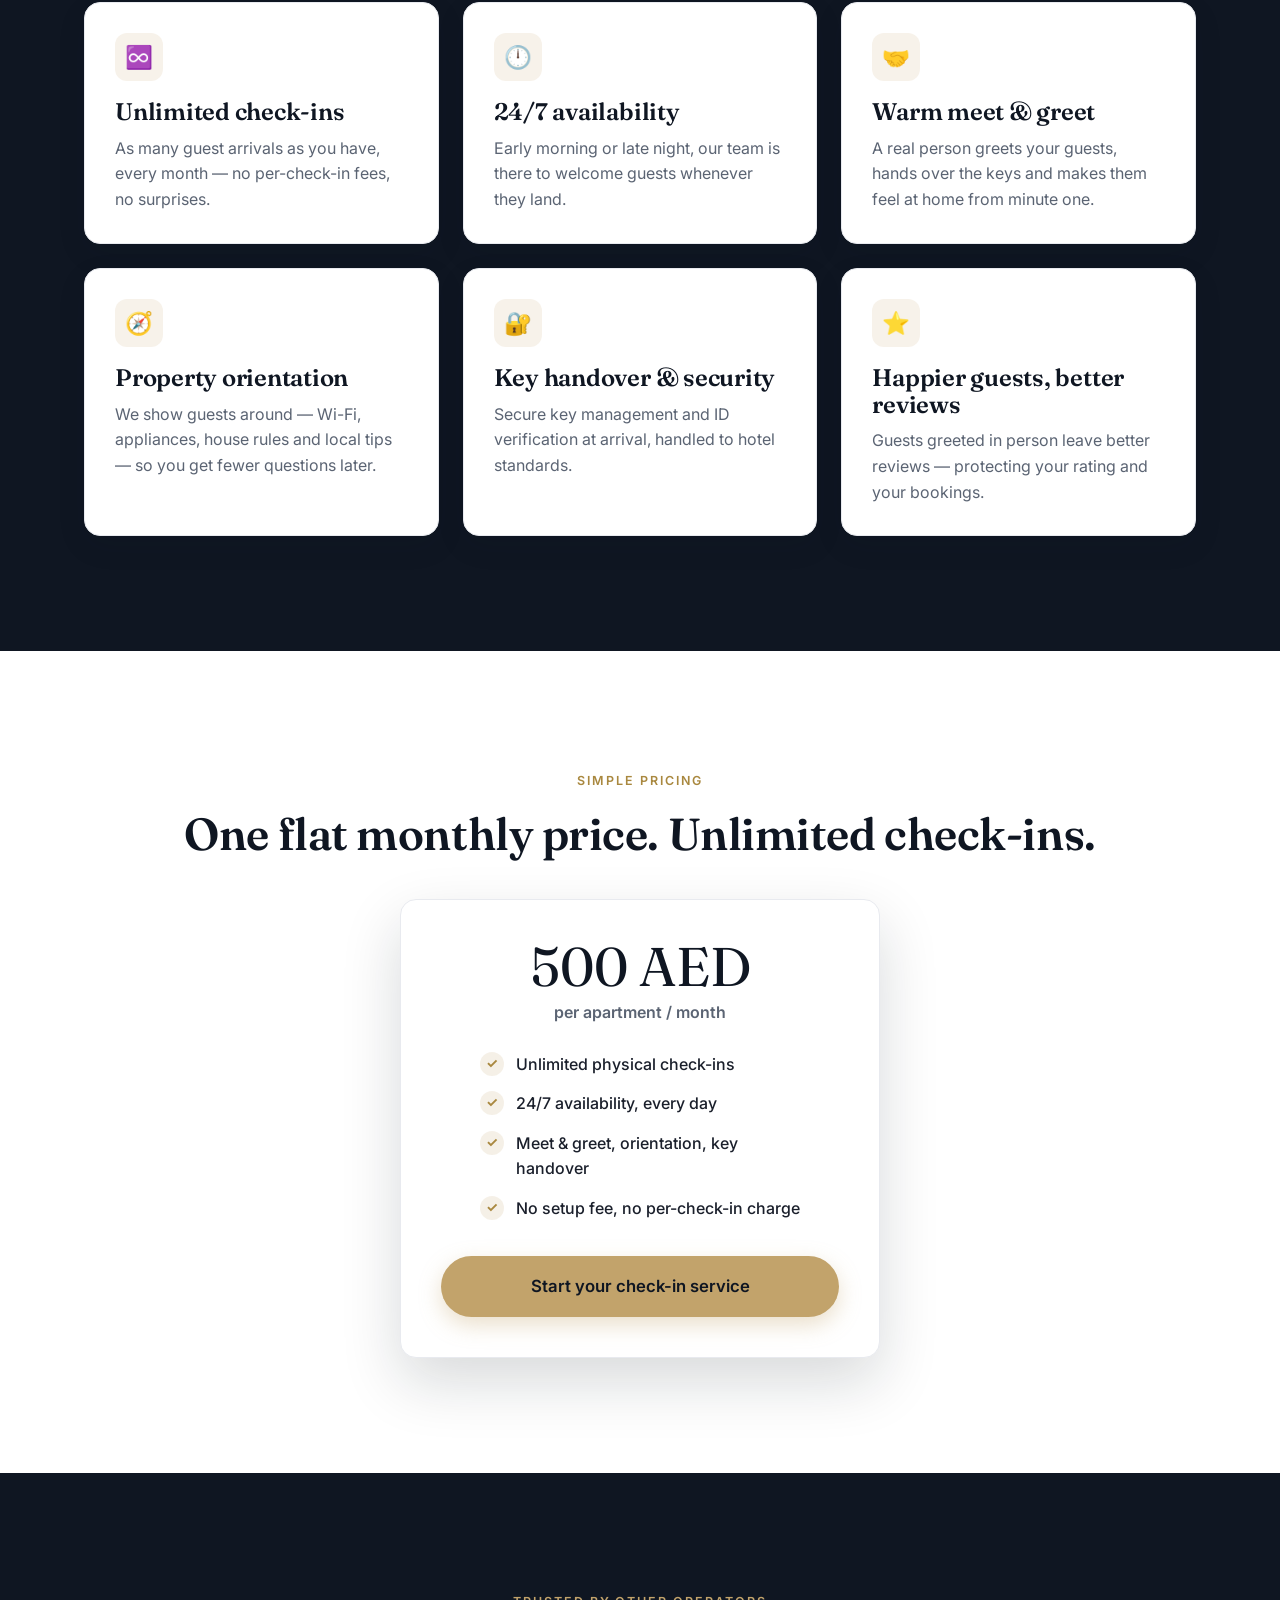
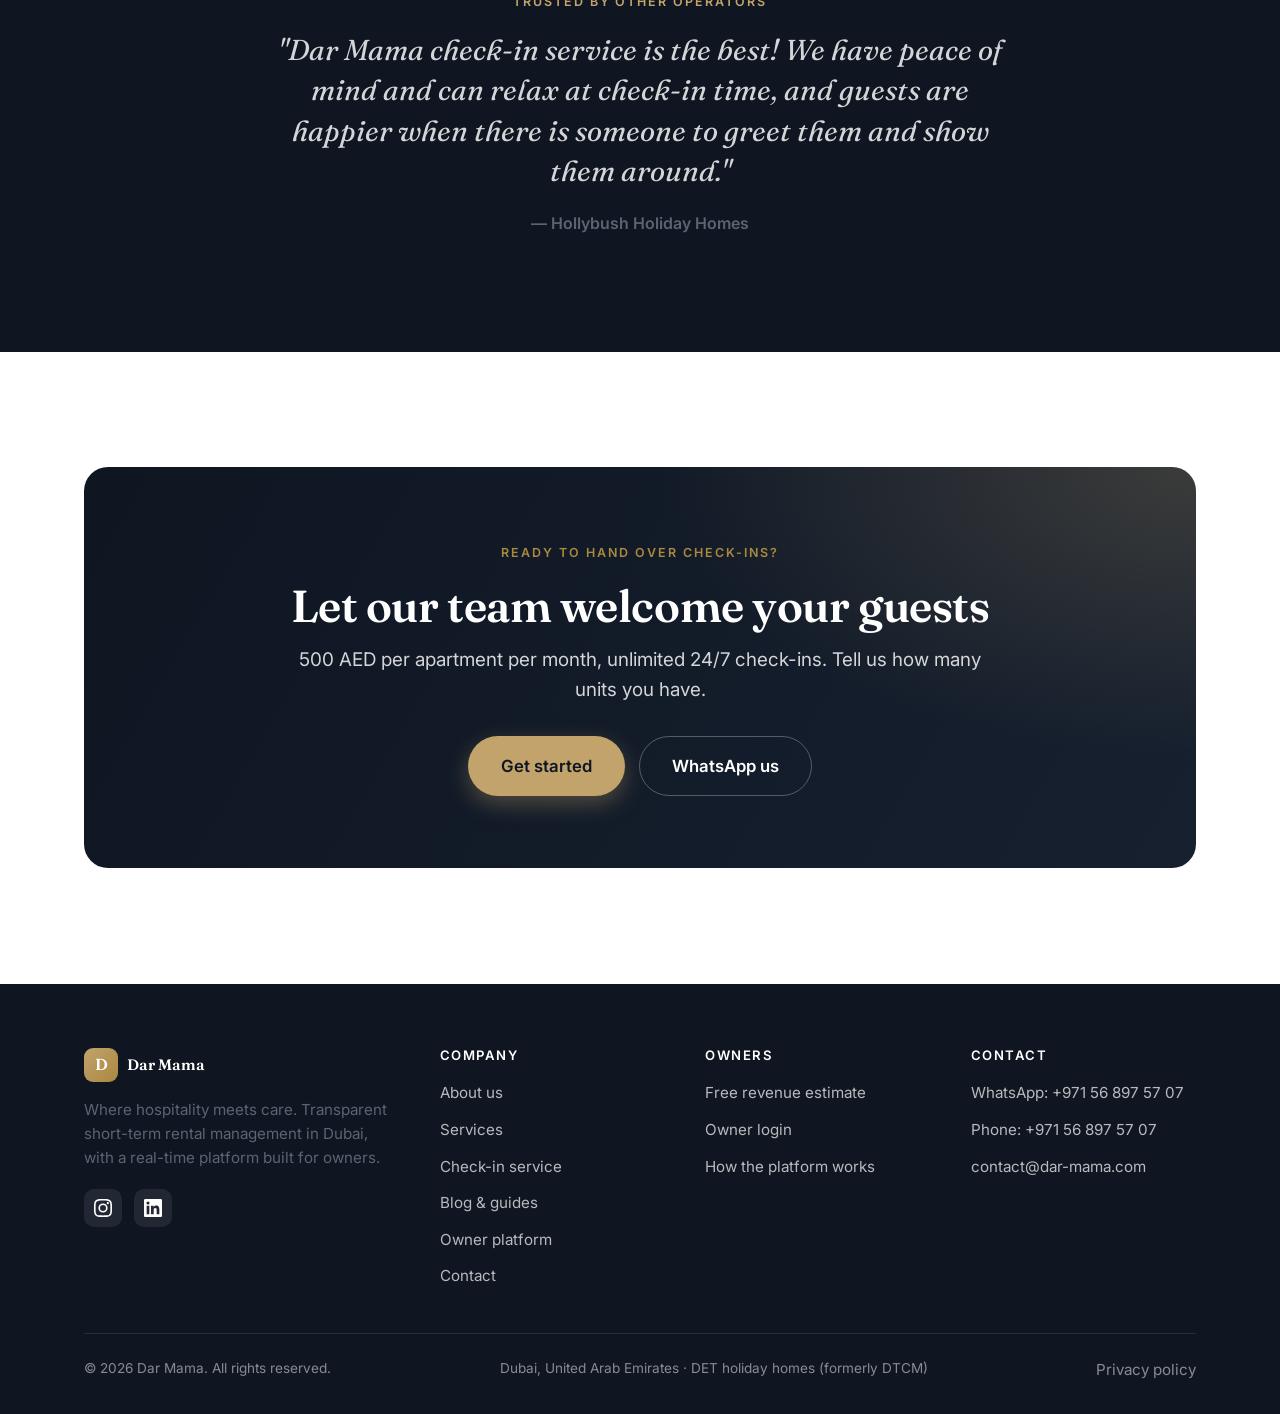
<file: check-in.html>
<!DOCTYPE html>
<html lang="en">
<head>
<meta charset="UTF-8">
<meta name="viewport" content="width=device-width, initial-scale=1">
<title>24/7 Check-In Service in Dubai | 500 AED/Month Unlimited | Dar Mama</title>
<meta name="description" content="Standalone 24/7 check-in service in Dubai for self-managing owners and holiday homes. Unlimited physical check-ins for a flat 500 AED per apartment per month. Trusted by other operators.">
<link rel="canonical" href="https://dar-mama.com/check-in.html">
<meta name="robots" content="index, follow, max-image-preview:large">
<meta property="og:type" content="website">
<meta property="og:site_name" content="Dar Mama">
<meta property="og:title" content="24/7 Check-In Service in Dubai | Unlimited, 500 AED/Month | Dar Mama">
<meta property="og:description" content="Unlimited 24/7 physical check-ins for Dubai apartments and holiday homes — a flat 500 AED per apartment per month.">
<meta property="og:url" content="https://dar-mama.com/check-in.html">
<meta property="og:image" content="https://dar-mama.com/images/og-checkin.jpg">
<meta name="twitter:card" content="summary_large_image">
<link rel="preconnect" href="https://fonts.googleapis.com">
<link rel="preconnect" href="https://fonts.gstatic.com" crossorigin>
<link href="https://fonts.googleapis.com/css2?family=Fraunces:ital,opsz,wght@0,9..144,500;0,9..144,600;1,9..144,500&family=Inter:wght@400;500;600;700&display=swap" rel="stylesheet">
<link rel="icon" type="image/svg+xml" href="images/symbol.svg">
<link rel="apple-touch-icon" href="images/symbol.svg">
<link rel="stylesheet" href="css/styles.css">
<script type="application/ld+json">
{
  "@context":"https://schema.org","@type":"Service","serviceType":"Short-term rental guest check-in service",
  "name":"Dar Mama 24/7 Check-In Service",
  "description":"Standalone unlimited 24/7 physical check-in service for Dubai apartments and holiday homes.",
  "provider":{"@type":"ProfessionalService","name":"Dar Mama","url":"https://dar-mama.com/"},
  "areaServed":{"@type":"City","name":"Dubai"},
  "offers":{"@type":"Offer","price":"500","priceCurrency":"AED","description":"Per apartment per month, unlimited 24/7 physical check-ins"},
  "review":{"@type":"Review","reviewBody":"Dar Mama check-in service is the best! We have peace of mind and can relax at check-in time, and guests are happier when there is someone to greet them and show them around.","author":{"@type":"Organization","name":"Hollybush Holiday Homes"}},
  "breadcrumb":{"@type":"BreadcrumbList","itemListElement":[
    {"@type":"ListItem","position":1,"name":"Home","item":"https://dar-mama.com/"},
    {"@type":"ListItem","position":2,"name":"Check-in service","item":"https://dar-mama.com/check-in.html"}
  ]}
}
</script>
</head>
<body>

<header class="site-header">
  <div class="container nav">
    <a class="brand" href="index.html" aria-label="Dar Mama">
      <img src="images/logo.svg" alt="Dar Mama" class="brand-logo" onerror="this.style.display='none';this.parentNode.querySelectorAll('.fallback').forEach(function(n){n.style.display='inline-flex'})">
      <span class="mark fallback" style="display:none">D</span>
      <span class="fallback" style="display:none">Dar Mama</span>
    </a>
    <nav class="nav-links" aria-label="Primary">
      <a href="index.html" data-i18n="nav_home">Home</a>
      <a href="owner-platform.html" data-i18n="nav_platform">Owner Platform</a>
      <a href="services.html" data-i18n="nav_services">Services</a>
      <a href="check-in.html" class="active" data-i18n="nav_checkin">Check-in</a>
      <a href="blog.html" data-i18n="nav_blog">Blog</a>
      <a href="about.html" data-i18n="nav_about">About</a>
      <a href="contact.html" data-i18n="nav_contact">Contact</a>
    </nav>
    <div class="nav-cta">
      <div class="lang-switch" role="group" aria-label="Language">
        <button type="button" data-lang="en">EN</button>
        <button type="button" data-lang="fr">FR</button>
      </div>
      <a class="nav-login" href="https://app.dar-mama.com" rel="nofollow" data-i18n="nav_login">Owner Login</a>
      <a class="btn btn-gold" href="contact.html" data-i18n="nav_estimate">Free revenue estimate</a>
      <button class="menu-toggle" aria-label="Menu"><span></span><span></span><span></span></button>
    </div>
  </div>
</header>

<main>

<section class="page-hero">
  <div class="container">
    <div class="breadcrumb"><a href="index.html" data-i18n="nav_home">Home</a> · <span data-i18n="nav_checkin">Check-in</span></div>
    <span class="eyebrow" data-i18n="cip_eyebrow">Check-in service · Dubai · 24/7</span>
    <h1 data-i18n="cip_h1">Professional 24/7 check-ins for your Dubai property</h1>
    <p data-i18n="cip_sub">A standalone service for owners who self-manage their apartment — and for holiday-home operators who want a reliable local team to greet every guest. Unlimited physical check-ins, day or night.</p>
    <div class="hero-cta" style="justify-content:center;margin-top:30px">
      <a class="btn btn-gold btn-lg" href="contact.html" data-i18n="cip_cta1">Get started</a>
      <a class="btn btn-ghost on-dark btn-lg" href="https://wa.me/971568975707?text=Hi%20Dar%20Mama%2C%20I%27d%20like%20to%20use%20your%20check-in%20service." rel="nofollow" data-i18n="cip_cta2">Ask on WhatsApp</a>
    </div>
  </div>
</section>

<!-- Who it's for -->
<section class="section">
  <div class="container center">
    <span class="eyebrow" data-i18n="cip_who_eyebrow">Who it's for</span>
    <h2 data-i18n="cip_who_title">Two kinds of clients, one reliable team</h2>
  </div>
  <div class="container grid grid-2" style="margin-top:48px">
    <article class="card"><div class="ico">🔑</div><h3 data-i18n="cip_w1_t">Self-managing owners</h3><p data-i18n="cip_w1_b">You handle your own listing and guests, but you can't always be there to hand over the keys. We become your on-the-ground check-in team — so you keep control and lose the hassle.</p></article>
    <article class="card"><div class="ico">🏢</div><h3 data-i18n="cip_w2_t">Holiday homes &amp; operators</h3><p data-i18n="cip_w2_b">Other management companies trust us with their check-ins when their own team is stretched. Reliable coverage, a professional greeting, happier guests — without growing your headcount.</p></article>
  </div>
</section>

<!-- What's included -->
<section class="section band-dark">
  <div class="container center">
    <span class="eyebrow" data-i18n="cip_inc_eyebrow">What's included</span>
    <h2 data-i18n="cip_inc_title">Everything a great arrival needs</h2>
  </div>
  <div class="container grid grid-3" style="margin-top:48px">
    <article class="card"><div class="ico">♾️</div><h3 data-i18n="cip_i1_t">Unlimited check-ins</h3><p data-i18n="cip_i1_b">As many guest arrivals as you have, every month — no per-check-in fees, no surprises.</p></article>
    <article class="card"><div class="ico">🕛</div><h3 data-i18n="cip_i2_t">24/7 availability</h3><p data-i18n="cip_i2_b">Early morning or late night, our team is there to welcome guests whenever they land.</p></article>
    <article class="card"><div class="ico">🤝</div><h3 data-i18n="cip_i3_t">Warm meet &amp; greet</h3><p data-i18n="cip_i3_b">A real person greets your guests, hands over the keys and makes them feel at home from minute one.</p></article>
    <article class="card"><div class="ico">🧭</div><h3 data-i18n="cip_i4_t">Property orientation</h3><p data-i18n="cip_i4_b">We show guests around — Wi-Fi, appliances, house rules and local tips — so you get fewer questions later.</p></article>
    <article class="card"><div class="ico">🔐</div><h3 data-i18n="cip_i5_t">Key handover &amp; security</h3><p data-i18n="cip_i5_b">Secure key management and ID verification at arrival, handled to hotel standards.</p></article>
    <article class="card"><div class="ico">⭐</div><h3 data-i18n="cip_i6_t">Happier guests, better reviews</h3><p data-i18n="cip_i6_b">Guests greeted in person leave better reviews — protecting your rating and your bookings.</p></article>
  </div>
</section>

<!-- Pricing -->
<section class="section">
  <div class="container center" style="margin-bottom:40px">
    <span class="eyebrow" data-i18n="cip_price_eyebrow">Simple pricing</span>
    <h2 data-i18n="cip_price_title">One flat monthly price. Unlimited check-ins.</h2>
  </div>
  <div class="container">
    <div class="price-card">
      <div class="price" data-i18n="cip_price_amount">500 AED</div>
      <div class="period" data-i18n="cip_price_period">per apartment / month</div>
      <ul class="checklist">
        <li data-i18n="cip_price_li1">Unlimited physical check-ins</li>
        <li data-i18n="cip_price_li2">24/7 availability, every day</li>
        <li data-i18n="cip_price_li3">Meet &amp; greet, orientation, key handover</li>
        <li data-i18n="cip_price_li4">No setup fee, no per-check-in charge</li>
      </ul>
      <a class="btn btn-gold btn-lg" href="contact.html" data-i18n="cip_price_cta">Start your check-in service</a>
    </div>
  </div>
</section>

<!-- Testimonial -->
<section class="section band-dark" style="padding-top:0">
  <div class="container quote" style="padding-top:var(--space)">
    <span class="eyebrow" data-i18n="cip_tm_eyebrow">Trusted by other operators</span>
    <p data-i18n="cip_tm_q">"Dar Mama check-in service is the best! We have peace of mind and can relax at check-in time, and guests are happier when there is someone to greet them and show them around."</p>
    <div class="who" data-i18n="cip_tm_who">— Hollybush Holiday Homes</div>
  </div>
</section>

<!-- CTA -->
<section class="section">
  <div class="container">
    <div class="cta-band">
      <span class="eyebrow" data-i18n="cip_cta_eyebrow">Ready to hand over check-ins?</span>
      <h2 data-i18n="cip_cta_t">Let our team welcome your guests</h2>
      <p class="lead" data-i18n="cip_cta_sub">500 AED per apartment per month, unlimited 24/7 check-ins. Tell us how many units you have.</p>
      <div class="hero-cta">
        <a class="btn btn-gold btn-lg" href="contact.html" data-i18n="cip_cta_b1">Get started</a>
        <a class="btn btn-ghost on-dark btn-lg" href="https://wa.me/971568975707?text=Hi%20Dar%20Mama%2C%20I%27d%20like%20to%20use%20your%20check-in%20service." rel="nofollow" data-i18n="cip_cta_b2">WhatsApp us</a>
      </div>
    </div>
  </div>
</section>

</main>

<footer class="site-footer">
  <div class="container">
    <div class="footer-grid">
      <div>
        <a class="brand" href="index.html"><span class="mark">D</span> Dar Mama</a>
        <p class="footer-about" data-i18n="foot_about">Where hospitality meets care. Transparent short-term rental management in Dubai, with a real-time platform built for owners.</p>
        <div class="footer-social">
          <a href="https://www.instagram.com/dar_mama_dubai/" aria-label="Instagram" rel="nofollow">IG</a>
          <a href="https://www.linkedin.com/company/dar-mama/" aria-label="LinkedIn" rel="nofollow">in</a>
        </div>
      </div>
      <div><h4 data-i18n="foot_h_company">Company</h4><ul>
        <li><a href="about.html" data-i18n="foot_about_us">About us</a></li>
        <li><a href="services.html" data-i18n="foot_services">Services</a></li>
        <li><a href="check-in.html" data-i18n="foot_checkin">Check-in service</a></li>
        <li><a href="blog.html" data-i18n="foot_blog">Blog &amp; guides</a></li>
        <li><a href="owner-platform.html" data-i18n="foot_platform">Owner platform</a></li>
        <li><a href="contact.html" data-i18n="foot_contact">Contact</a></li>
      </ul></div>
      <div><h4 data-i18n="foot_h_owners">Owners</h4><ul>
        <li><a href="contact.html" data-i18n="foot_estimate">Free revenue estimate</a></li>
        <li><a href="https://app.dar-mama.com" rel="nofollow" data-i18n="foot_login">Owner login</a></li>
        <li><a href="owner-platform.html" data-i18n="foot_how">How the platform works</a></li>
      </ul></div>
      <div><h4 data-i18n="foot_h_contact">Contact</h4><ul>
        <li><a href="https://wa.me/971568975707" rel="nofollow">WhatsApp: +971 56 897 57 07</a></li>
        <li><a href="tel:+971568975707">Phone: +971 56 897 57 07</a></li>
        <li><a href="mailto:contact@dar-mama.com">contact@dar-mama.com</a></li>
      </ul></div>
    </div>
    <div class="footer-bottom">
      <span data-i18n="foot_rights">© 2026 Dar Mama. All rights reserved.</span>
      <span data-i18n="foot_loc">Dubai, United Arab Emirates · DET holiday homes (formerly DTCM)</span>
    </div>
  </div>
</footer>

<a class="wa-float" href="https://wa.me/971568975707?text=Hi%20Dar%20Mama%2C%20I%27d%20like%20to%20use%20your%20check-in%20service." rel="nofollow" aria-label="WhatsApp">
  <svg viewBox="0 0 24 24"><path d="M.057 24l1.687-6.163a11.867 11.867 0 01-1.587-5.946C.16 5.335 5.495 0 12.05 0a11.82 11.82 0 018.413 3.488 11.82 11.82 0 013.48 8.414c-.003 6.557-5.338 11.892-11.893 11.892a11.9 11.9 0 01-5.688-1.448L.057 24zm6.597-3.807c1.676.995 3.276 1.591 5.392 1.592 5.448 0 9.886-4.434 9.889-9.885.002-5.462-4.415-9.89-9.881-9.892-5.452 0-9.887 4.434-9.889 9.884a9.86 9.86 0 001.515 5.26l-.999 3.648 3.736-.979z"/></svg>
  <span data-i18n="wa_chat">Chat</span>
</a>

<script src="js/main.js"></script>
</body>
</html>
</file>
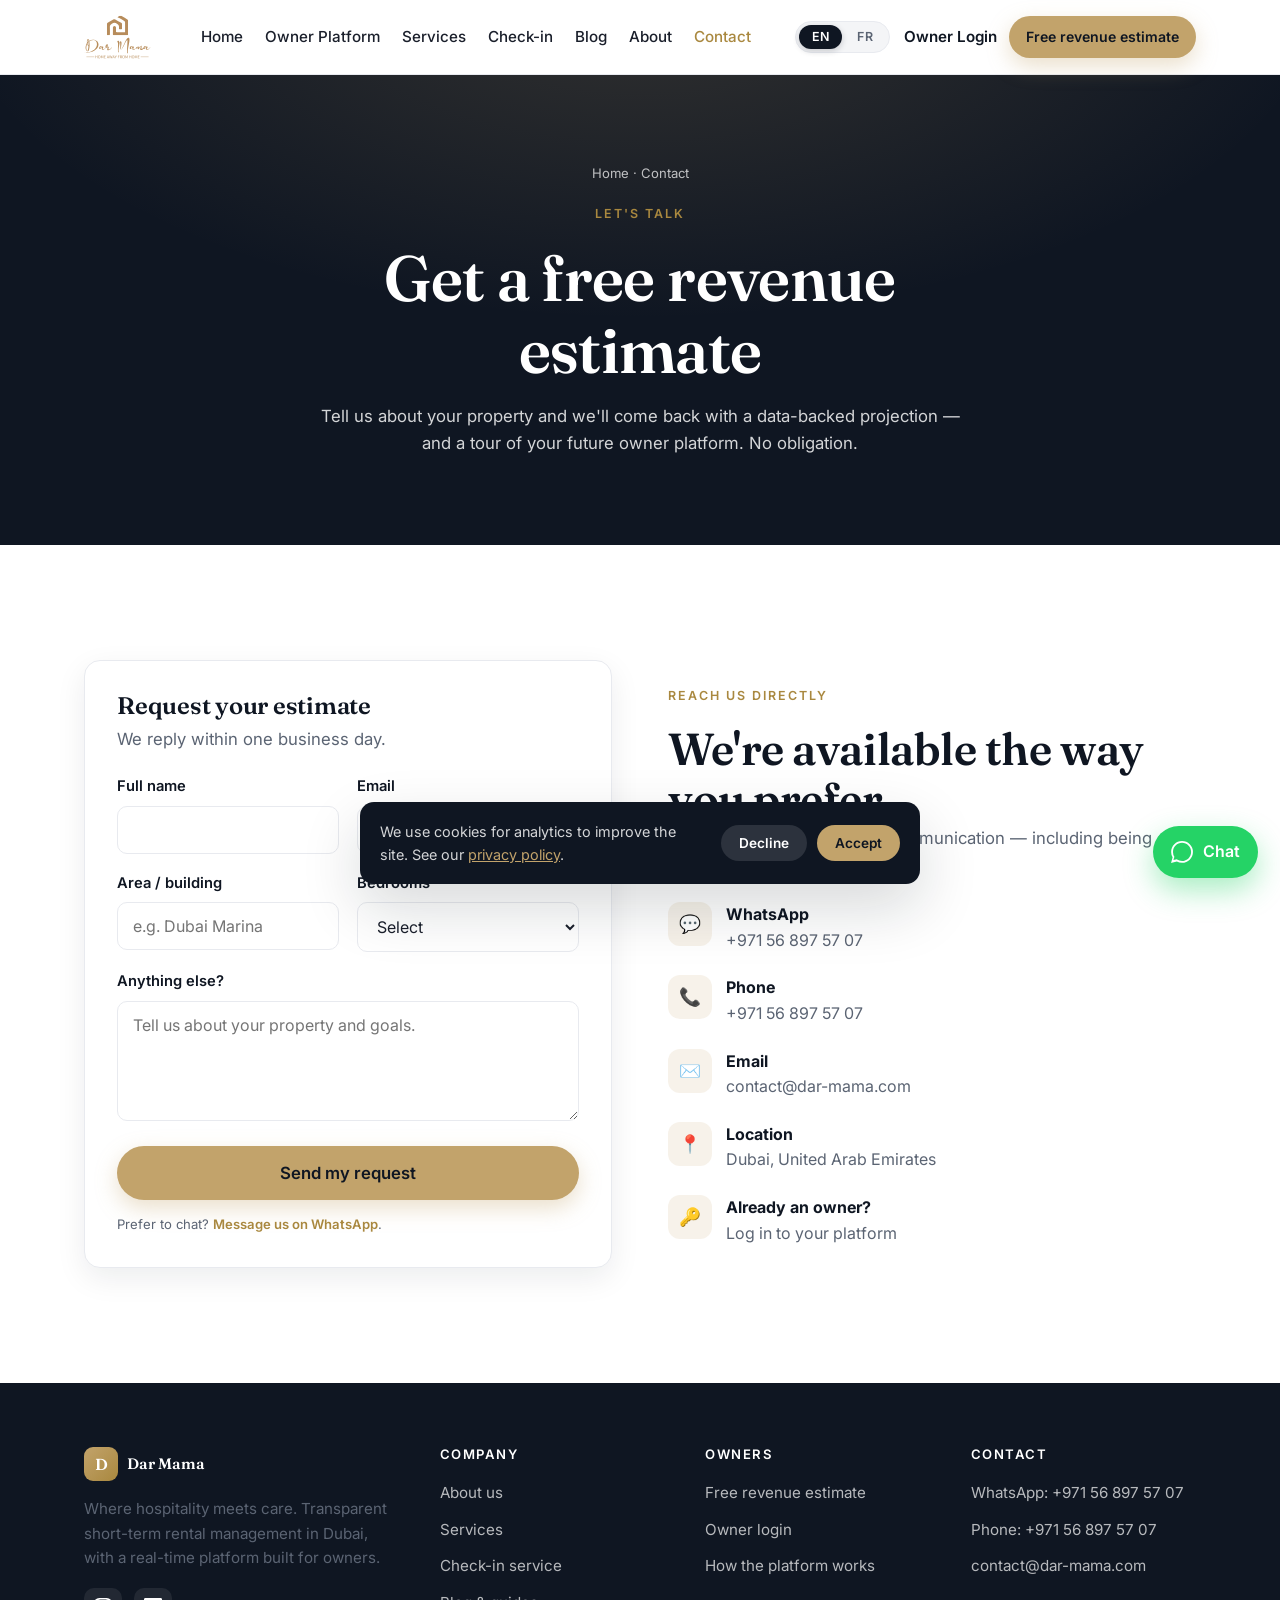
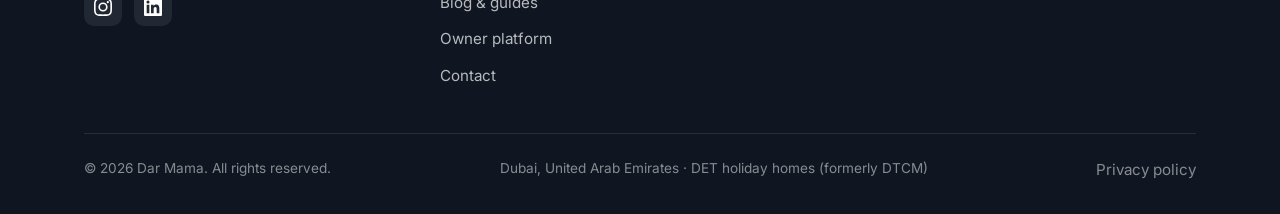
<file: contact.html>
<!DOCTYPE html>
<html lang="en">
<head>
<meta charset="UTF-8">
<meta name="viewport" content="width=device-width, initial-scale=1">
<title>Contact Dar Mama | Free Revenue Estimate for Your Dubai Property</title>
<meta name="description" content="Talk to Dar Mama about managing your Dubai short-term rental. Get a free, no-obligation revenue estimate by form, WhatsApp, phone or email.">
<link rel="canonical" href="https://dar-mama.com/contact.html">
<meta name="robots" content="index, follow, max-image-preview:large">
<meta property="og:type" content="website">
<meta property="og:site_name" content="Dar Mama">
<meta property="og:title" content="Contact Dar Mama | Free Revenue Estimate">
<meta property="og:description" content="Get a free revenue estimate for your Dubai property by form, WhatsApp, phone or email.">
<meta property="og:url" content="https://dar-mama.com/contact.html">
<meta property="og:image" content="https://dar-mama.com/images/og-cover.jpg">
<meta name="twitter:card" content="summary_large_image">
<link rel="preconnect" href="https://fonts.googleapis.com">
<link rel="preconnect" href="https://fonts.gstatic.com" crossorigin>
<link href="https://fonts.googleapis.com/css2?family=Fraunces:ital,opsz,wght@0,9..144,500;0,9..144,600;1,9..144,500&family=Inter:wght@400;500;600;700&display=swap" rel="stylesheet">
<link rel="icon" type="image/svg+xml" href="images/symbol.svg">
<link rel="apple-touch-icon" href="images/symbol.svg">
<link rel="stylesheet" href="css/styles.css">
<script type="application/ld+json">
{
  "@context":"https://schema.org","@type":"ContactPage","name":"Contact Dar Mama","url":"https://dar-mama.com/contact.html",
  "mainEntity":{"@type":"ProfessionalService","name":"Dar Mama","telephone":"+971568975707","email":"contact@dar-mama.com","areaServed":{"@type":"City","name":"Dubai"}}
}
</script>
</head>
<body>

<header class="site-header">
  <div class="container nav">
    <a class="brand" href="index.html" aria-label="Dar Mama">
      <img src="images/logo.svg" alt="Dar Mama" class="brand-logo" onerror="this.style.display='none';this.parentNode.querySelectorAll('.fallback').forEach(function(n){n.style.display='inline-flex'})">
      <span class="mark fallback" style="display:none">D</span>
      <span class="fallback" style="display:none">Dar Mama</span>
    </a>
    <nav class="nav-links" aria-label="Primary">
      <a href="index.html" data-i18n="nav_home">Home</a>
      <a href="owner-platform.html" data-i18n="nav_platform">Owner Platform</a>
      <a href="services.html" data-i18n="nav_services">Services</a>
      <a href="check-in.html" data-i18n="nav_checkin">Check-in</a>
      <a href="blog.html" data-i18n="nav_blog">Blog</a>
      <a href="about.html" data-i18n="nav_about">About</a>
      <a href="contact.html" class="active" data-i18n="nav_contact">Contact</a>
    </nav>
    <div class="nav-cta">
      <div class="lang-switch" role="group" aria-label="Language">
        <button type="button" data-lang="en">EN</button>
        <button type="button" data-lang="fr">FR</button>
      </div>
      <a class="nav-login" href="https://app.dar-mama.com" rel="nofollow" data-i18n="nav_login">Owner Login</a>
      <a class="btn btn-gold" href="contact.html" data-i18n="nav_estimate">Free revenue estimate</a>
      <button class="menu-toggle" aria-label="Menu"><span></span><span></span><span></span></button>
    </div>
  </div>
</header>

<main>

<section class="page-hero">
  <div class="container">
    <div class="breadcrumb"><a href="index.html" data-i18n="nav_home">Home</a> · <span data-i18n="nav_contact">Contact</span></div>
    <span class="eyebrow" data-i18n="ctp_eyebrow">Let's talk</span>
    <h1 data-i18n="ctp_h1">Get a free revenue estimate</h1>
    <p data-i18n="ctp_sub">Tell us about your property and we'll come back with a data-backed projection — and a tour of your future owner platform. No obligation.</p>
  </div>
</section>

<section class="section">
  <div class="container split">
    <div class="form-card">
      <h3 style="margin-bottom:6px" data-i18n="ctp_form_t">Request your estimate</h3>
      <p style="margin-bottom:22px" data-i18n="ctp_form_sub">We reply within one business day.</p>
      <form data-mailto>
        <div class="hp-field" aria-hidden="true">
          <label>Company<input type="text" name="company" tabindex="-1" autocomplete="off"></label>
        </div>
        <div class="form-row">
          <div class="field">
            <label for="name" data-i18n="ctp_l_name">Full name</label>
            <input id="name" name="name" type="text" autocomplete="name" required>
          </div>
          <div class="field">
            <label for="email" data-i18n="ctp_l_email">Email</label>
            <input id="email" name="email" type="email" autocomplete="email" required>
          </div>
        </div>
        <div class="form-row">
          <div class="field">
            <label for="area" data-i18n="ctp_l_area">Area / building</label>
            <input id="area" name="area" type="text" data-i18n-ph="ctp_ph_area" placeholder="e.g. Dubai Marina">
          </div>
          <div class="field">
            <label for="bedrooms" data-i18n="ctp_l_bed">Bedrooms</label>
            <select id="bedrooms" name="bedrooms">
              <option value="" data-i18n="ctp_opt_sel">Select</option>
              <option data-i18n="ctp_opt_studio">Studio</option>
              <option data-i18n="ctp_opt_1">1 bedroom</option>
              <option data-i18n="ctp_opt_2">2 bedrooms</option>
              <option data-i18n="ctp_opt_3">3 bedrooms</option>
              <option data-i18n="ctp_opt_4">4+ bedrooms</option>
            </select>
          </div>
        </div>
        <div class="field">
          <label for="message" data-i18n="ctp_l_msg">Anything else?</label>
          <textarea id="message" name="message" data-i18n-ph="ctp_ph_msg" placeholder="Tell us about your property and goals."></textarea>
        </div>
        <button class="btn btn-gold btn-lg" type="submit" style="width:100%;justify-content:center" data-i18n="ctp_submit">Send my request</button>
        <div class="form-status" role="status" aria-live="polite"></div>
        <p style="font-size:.82rem;margin-top:14px"><span data-i18n="ctp_prefer">Prefer to chat?</span> <a href="https://wa.me/971568975707" rel="nofollow" style="color:var(--gold-dark);font-weight:600" data-i18n="ctp_prefer_link">Message us on WhatsApp</a>.</p>
      </form>
    </div>

    <div>
      <span class="eyebrow" data-i18n="ctp_info_eyebrow">Reach us directly</span>
      <h2 data-i18n="ctp_info_t">We're available the way you prefer</h2>
      <p data-i18n="ctp_info_p">We believe in personalised communication — including being on the platform you actually use.</p>
      <ul class="contact-list">
        <li><span class="ico">💬</span><div><b data-i18n="ctp_wa">WhatsApp</b><a href="https://wa.me/971568975707" rel="nofollow">+971 56 897 57 07</a></div></li>
        <li><span class="ico">📞</span><div><b data-i18n="ctp_phone">Phone</b><a href="tel:+971568975707">+971 56 897 57 07</a></div></li>
        <li><span class="ico">✉️</span><div><b data-i18n="ctp_email">Email</b><a href="mailto:contact@dar-mama.com">contact@dar-mama.com</a></div></li>
        <li><span class="ico">📍</span><div><b data-i18n="ctp_loc">Location</b><span data-i18n="ctp_loc_v">Dubai, United Arab Emirates</span></div></li>
        <li><span class="ico">🔑</span><div><b data-i18n="ctp_owner_q">Already an owner?</b><a href="https://app.dar-mama.com" rel="nofollow" data-i18n="ctp_owner_link">Log in to your platform</a></div></li>
      </ul>
    </div>
  </div>
</section>

</main>

<footer class="site-footer">
  <div class="container">
    <div class="footer-grid">
      <div>
        <a class="brand" href="index.html"><span class="mark">D</span> Dar Mama</a>
        <p class="footer-about" data-i18n="foot_about">Where hospitality meets care. Transparent short-term rental management in Dubai, with a real-time platform built for owners.</p>
        <div class="footer-social">
          <a href="https://www.instagram.com/dar_mama_dubai/" aria-label="Instagram" rel="nofollow">IG</a>
          <a href="https://www.linkedin.com/company/dar-mama/" aria-label="LinkedIn" rel="nofollow">in</a>
        </div>
      </div>
      <div><h4 data-i18n="foot_h_company">Company</h4><ul>
        <li><a href="about.html" data-i18n="foot_about_us">About us</a></li>
        <li><a href="services.html" data-i18n="foot_services">Services</a></li>
        <li><a href="check-in.html" data-i18n="foot_checkin">Check-in service</a></li>
        <li><a href="blog.html" data-i18n="foot_blog">Blog &amp; guides</a></li>
        <li><a href="owner-platform.html" data-i18n="foot_platform">Owner platform</a></li>
        <li><a href="contact.html" data-i18n="foot_contact">Contact</a></li>
      </ul></div>
      <div><h4 data-i18n="foot_h_owners">Owners</h4><ul>
        <li><a href="contact.html" data-i18n="foot_estimate">Free revenue estimate</a></li>
        <li><a href="https://app.dar-mama.com" rel="nofollow" data-i18n="foot_login">Owner login</a></li>
        <li><a href="owner-platform.html" data-i18n="foot_how">How the platform works</a></li>
      </ul></div>
      <div><h4 data-i18n="foot_h_contact">Contact</h4><ul>
        <li><a href="https://wa.me/971568975707" rel="nofollow">WhatsApp: +971 56 897 57 07</a></li>
        <li><a href="tel:+971568975707">Phone: +971 56 897 57 07</a></li>
        <li><a href="mailto:contact@dar-mama.com">contact@dar-mama.com</a></li>
      </ul></div>
    </div>
    <div class="footer-bottom">
      <span data-i18n="foot_rights">© 2026 Dar Mama. All rights reserved.</span>
      <span data-i18n="foot_loc">Dubai, United Arab Emirates · DET holiday homes (formerly DTCM)</span>
    </div>
  </div>
</footer>

<a class="wa-float" href="https://wa.me/971568975707?text=Hi%20Dar%20Mama%2C%20I%27d%20like%20a%20free%20revenue%20estimate." rel="nofollow" aria-label="WhatsApp">
  <svg viewBox="0 0 24 24"><path d="M.057 24l1.687-6.163a11.867 11.867 0 01-1.587-5.946C.16 5.335 5.495 0 12.05 0a11.82 11.82 0 018.413 3.488 11.82 11.82 0 013.48 8.414c-.003 6.557-5.338 11.892-11.893 11.892a11.9 11.9 0 01-5.688-1.448L.057 24zm6.597-3.807c1.676.995 3.276 1.591 5.392 1.592 5.448 0 9.886-4.434 9.889-9.885.002-5.462-4.415-9.89-9.881-9.892-5.452 0-9.887 4.434-9.889 9.884a9.86 9.86 0 001.515 5.26l-.999 3.648 3.736-.979z"/></svg>
  <span data-i18n="wa_chat">Chat</span>
</a>

<script src="js/main.js?v=3"></script>
</body>
</html>
</file>
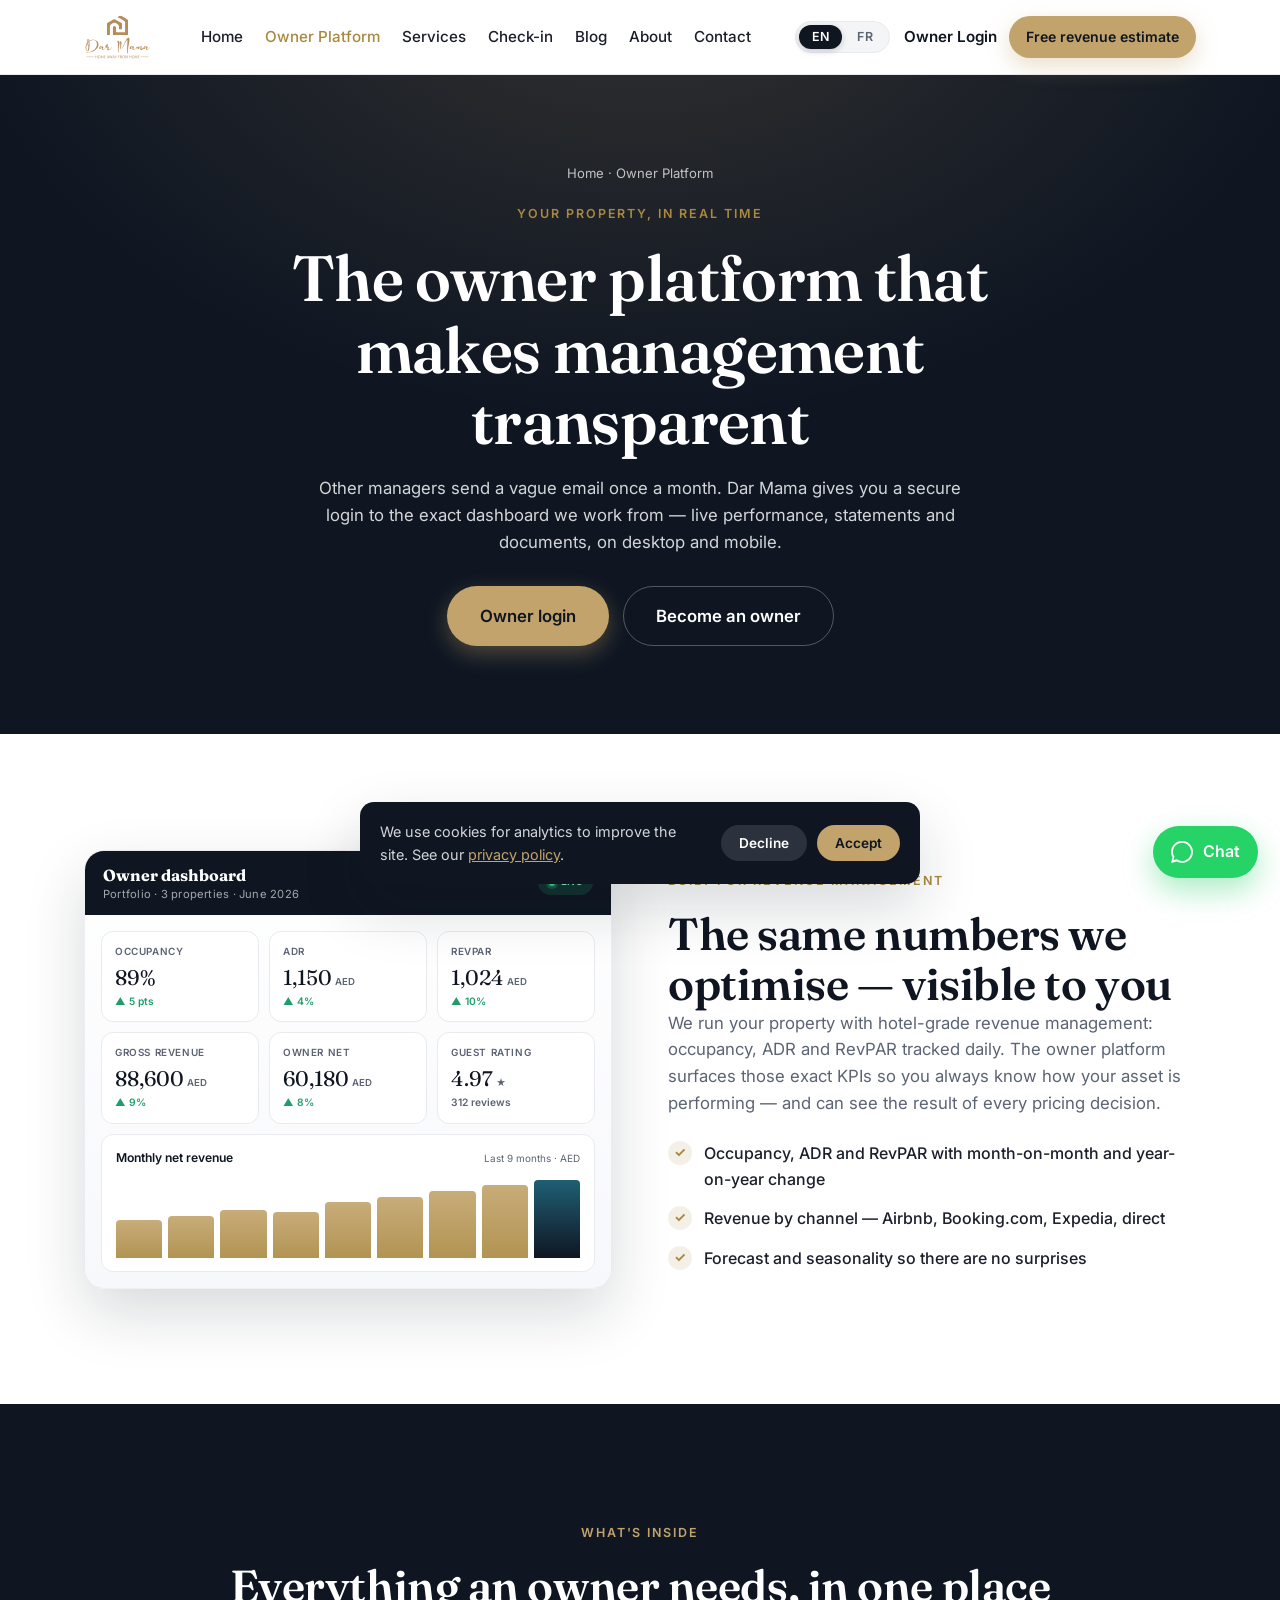
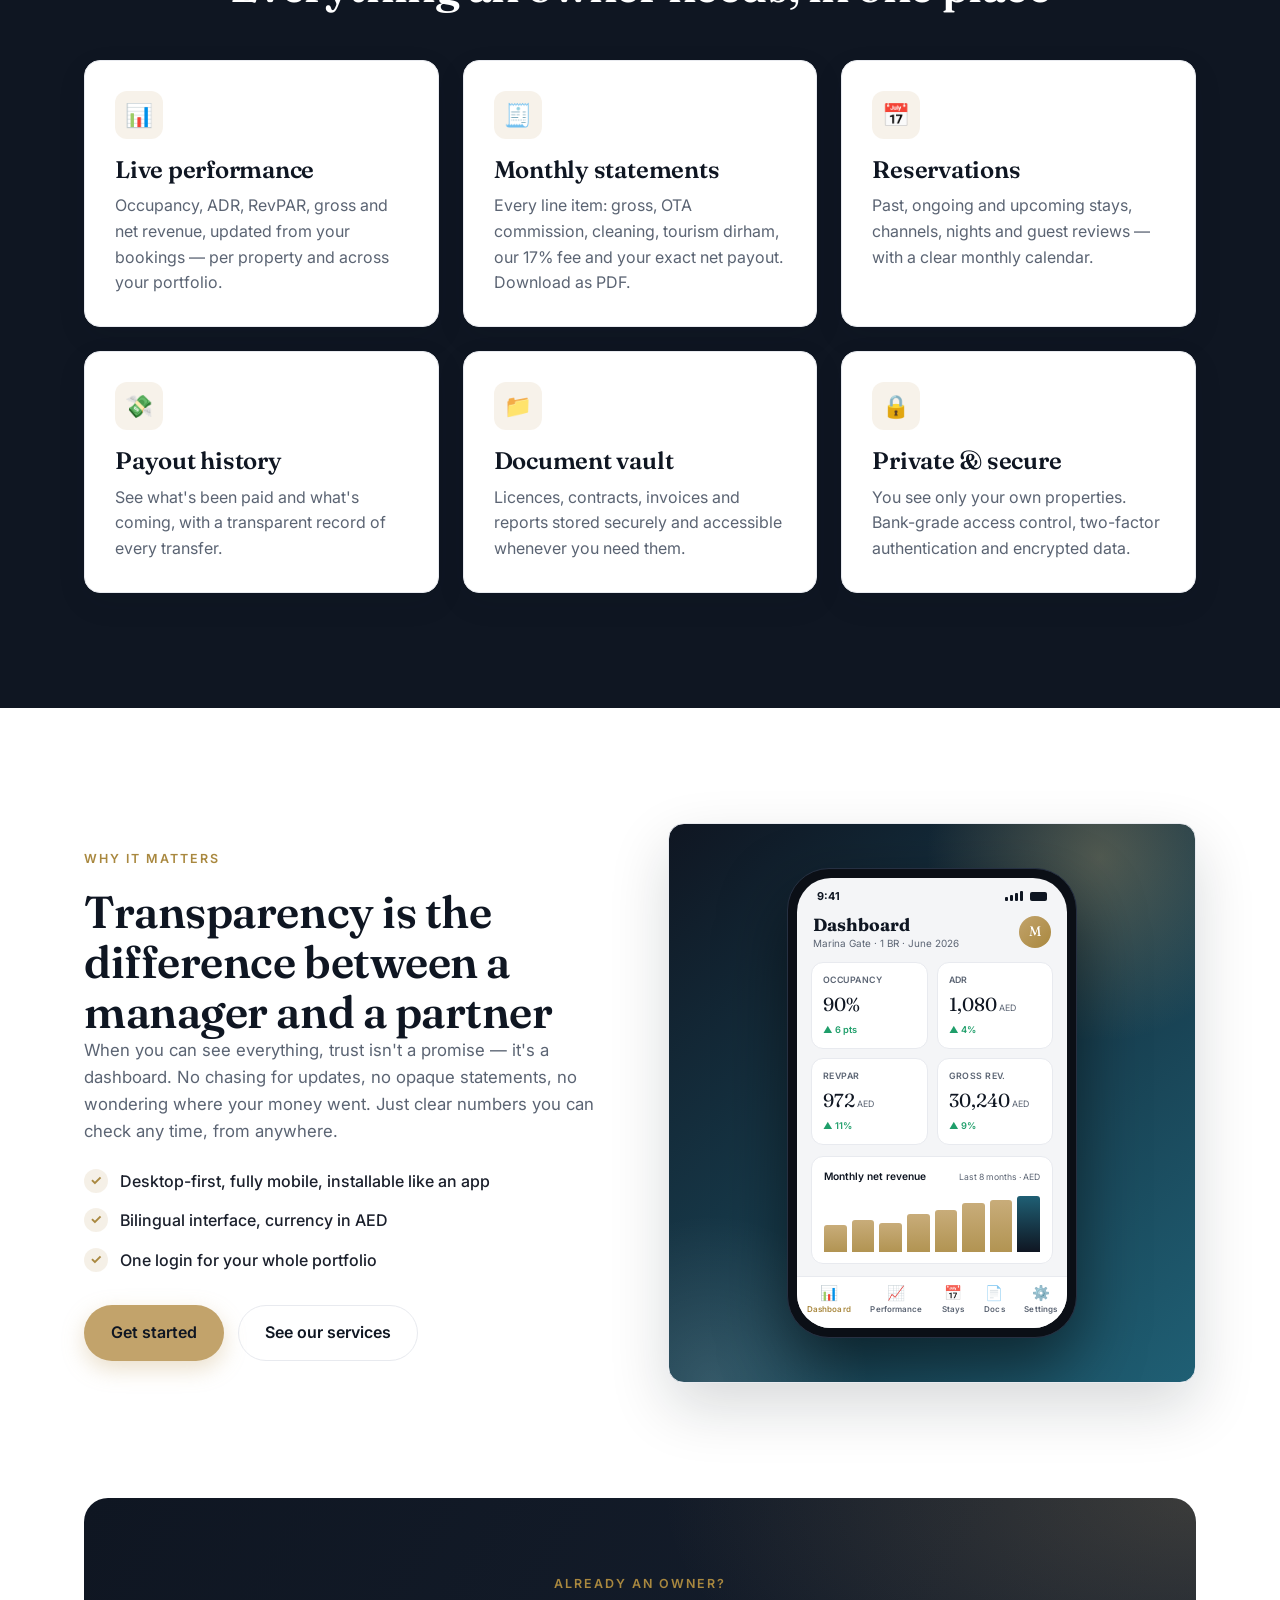
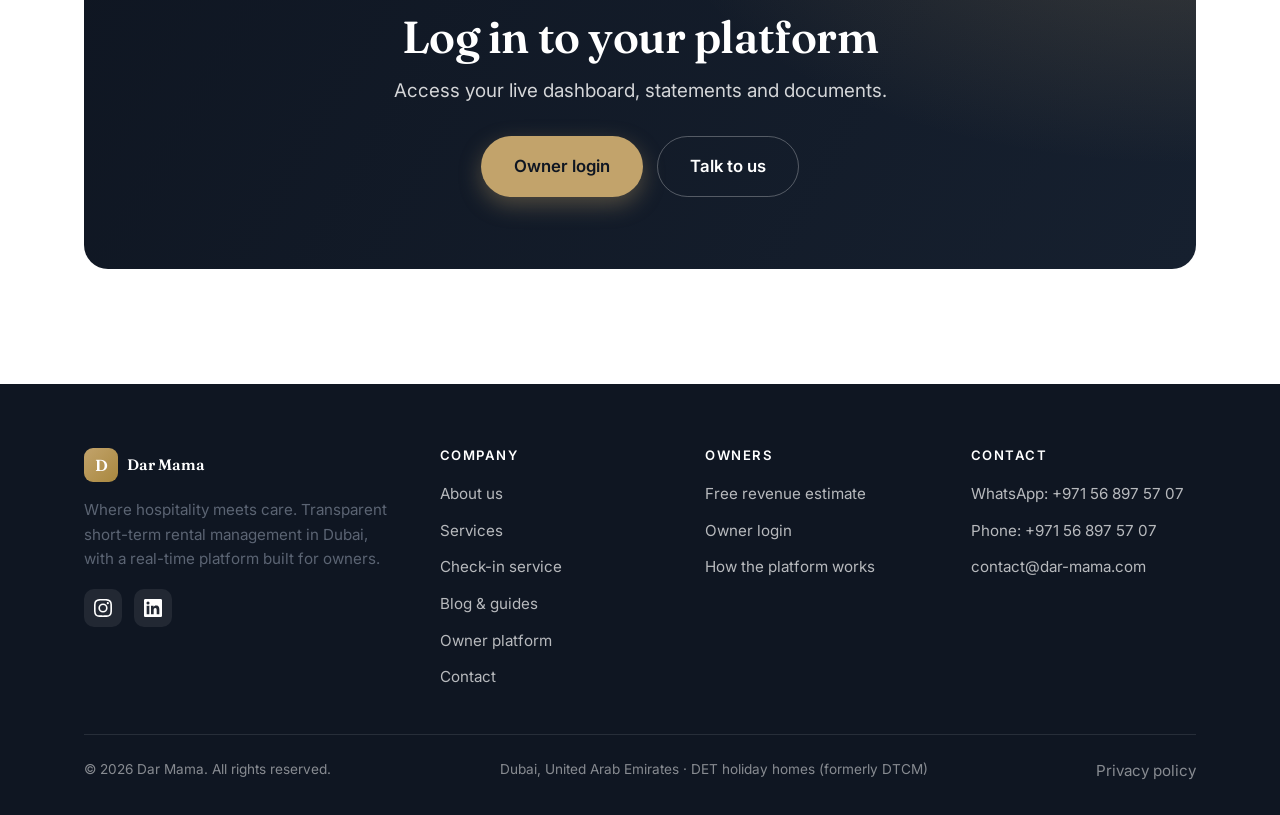
<file: owner-platform.html>
<!DOCTYPE html>
<html lang="en">
<head>
<meta charset="UTF-8">
<meta name="viewport" content="width=device-width, initial-scale=1">
<title>Owner Platform — Real-Time Property Reporting | Dar Mama Dubai</title>
<meta name="description" content="Track your Dubai short-term rental in real time: live occupancy, ADR, RevPAR, monthly statements, payouts and documents. The transparent owner platform from Dar Mama.">
<link rel="canonical" href="https://dar-mama.com/owner-platform.html">
<meta name="robots" content="index, follow, max-image-preview:large">
<meta property="og:type" content="website">
<meta property="og:site_name" content="Dar Mama">
<meta property="og:title" content="Owner Platform — Real-Time Property Reporting | Dar Mama">
<meta property="og:description" content="The only Dubai manager that shows owners everything, live: occupancy, ADR, RevPAR, statements and payouts.">
<meta property="og:url" content="https://dar-mama.com/owner-platform.html">
<meta property="og:image" content="https://dar-mama.com/images/og-platform.jpg">
<meta name="twitter:card" content="summary_large_image">
<link rel="preconnect" href="https://fonts.googleapis.com">
<link rel="preconnect" href="https://fonts.gstatic.com" crossorigin>
<link href="https://fonts.googleapis.com/css2?family=Fraunces:ital,opsz,wght@0,9..144,500;0,9..144,600;1,9..144,500&family=Inter:wght@400;500;600;700&display=swap" rel="stylesheet">
<link rel="icon" type="image/svg+xml" href="images/symbol.svg">
<link rel="apple-touch-icon" href="images/symbol.svg">
<link rel="stylesheet" href="css/styles.css">
<link rel="stylesheet" href="css/components.css?v=2">
<script type="application/ld+json">
{
  "@context":"https://schema.org","@type":"WebPage","name":"Dar Mama Owner Platform",
  "description":"Real-time owner platform for Dubai short-term rentals: occupancy, ADR, RevPAR, statements, payouts and documents.",
  "url":"https://dar-mama.com/owner-platform.html",
  "breadcrumb":{"@type":"BreadcrumbList","itemListElement":[
    {"@type":"ListItem","position":1,"name":"Home","item":"https://dar-mama.com/"},
    {"@type":"ListItem","position":2,"name":"Owner Platform","item":"https://dar-mama.com/owner-platform.html"}
  ]}
}
</script>
</head>
<body>

<header class="site-header">
  <div class="container nav">
    <a class="brand" href="index.html" aria-label="Dar Mama">
      <img src="images/logo.svg" alt="Dar Mama" class="brand-logo" onerror="this.style.display='none';this.parentNode.querySelectorAll('.fallback').forEach(function(n){n.style.display='inline-flex'})">
      <span class="mark fallback" style="display:none">D</span>
      <span class="fallback" style="display:none">Dar Mama</span>
    </a>
    <nav class="nav-links" aria-label="Primary">
      <a href="index.html" data-i18n="nav_home">Home</a>
      <a href="owner-platform.html" class="active" data-i18n="nav_platform">Owner Platform</a>
      <a href="services.html" data-i18n="nav_services">Services</a>
      <a href="check-in.html" data-i18n="nav_checkin">Check-in</a>
      <a href="blog.html" data-i18n="nav_blog">Blog</a>
      <a href="about.html" data-i18n="nav_about">About</a>
      <a href="contact.html" data-i18n="nav_contact">Contact</a>
    </nav>
    <div class="nav-cta">
      <div class="lang-switch" role="group" aria-label="Language">
        <button type="button" data-lang="en">EN</button>
        <button type="button" data-lang="fr">FR</button>
      </div>
      <a class="nav-login" href="https://app.dar-mama.com" rel="nofollow" data-i18n="nav_login">Owner Login</a>
      <a class="btn btn-gold" href="contact.html" data-i18n="nav_estimate">Free revenue estimate</a>
      <button class="menu-toggle" aria-label="Menu"><span></span><span></span><span></span></button>
    </div>
  </div>
</header>

<main>

<section class="page-hero">
  <div class="container">
    <div class="breadcrumb"><a href="index.html" data-i18n="nav_home">Home</a> · <span data-i18n="nav_platform">Owner Platform</span></div>
    <span class="eyebrow" data-i18n="opp_eyebrow">Your property, in real time</span>
    <h1 data-i18n="opp_h1">The owner platform that makes management transparent</h1>
    <p data-i18n="opp_sub">Other managers send a vague email once a month. Dar Mama gives you a secure login to the exact dashboard we work from — live performance, statements and documents, on desktop and mobile.</p>
    <div class="hero-cta" style="justify-content:center;margin-top:30px">
      <a class="btn btn-gold btn-lg" href="https://app.dar-mama.com" rel="nofollow" data-i18n="opp_login">Owner login</a>
      <a class="btn btn-ghost on-dark btn-lg" href="contact.html" data-i18n="opp_become">Become an owner</a>
    </div>
  </div>
</section>

<section class="section">
  <div class="container split">
    <div class="app-mock" aria-hidden="true">
      <div class="am-bar">
        <div class="am-title"><b>Owner dashboard</b><span>Portfolio · 3 properties · June 2026</span></div>
        <span class="am-live">Live</span>
      </div>
      <div class="am-body">
        <div class="am-kpis">
          <div class="am-kpi"><div class="lbl">Occupancy</div><div class="val">89%</div><div class="dlt">▲ 5 pts</div></div>
          <div class="am-kpi"><div class="lbl">ADR</div><div class="val">1,150<small> AED</small></div><div class="dlt">▲ 4%</div></div>
          <div class="am-kpi"><div class="lbl">RevPAR</div><div class="val">1,024<small> AED</small></div><div class="dlt">▲ 10%</div></div>
        </div>
        <div class="am-kpis">
          <div class="am-kpi"><div class="lbl">Gross revenue</div><div class="val">88,600<small> AED</small></div><div class="dlt">▲ 9%</div></div>
          <div class="am-kpi"><div class="lbl">Owner net</div><div class="val">60,180<small> AED</small></div><div class="dlt">▲ 8%</div></div>
          <div class="am-kpi"><div class="lbl">Guest rating</div><div class="val">4.97<small> ★</small></div><div class="dlt flat">312 reviews</div></div>
        </div>
        <div class="am-chart-card">
          <div class="am-chart-head"><b>Monthly net revenue</b><span>Last 9 months · AED</span></div>
          <div class="am-chart">
            <i style="height:48%"></i><i style="height:53%"></i><i style="height:60%"></i><i style="height:57%"></i><i style="height:70%"></i><i style="height:76%"></i><i style="height:84%"></i><i style="height:91%"></i><i class="cur" style="height:97%"></i>
          </div>
        </div>
      </div>
    </div>
    <div>
      <span class="eyebrow" data-i18n="opp_eyebrow2">Built for revenue management</span>
      <h2 data-i18n="opp_t2">The same numbers we optimise — visible to you</h2>
      <p data-i18n="opp_p2">We run your property with hotel-grade revenue management: occupancy, ADR and RevPAR tracked daily. The owner platform surfaces those exact KPIs so you always know how your asset is performing — and can see the result of every pricing decision.</p>
      <ul class="checklist">
        <li data-i18n="opp_li1">Occupancy, ADR and RevPAR with month-on-month and year-on-year change</li>
        <li data-i18n="opp_li2">Revenue by channel — Airbnb, Booking.com, Expedia, direct</li>
        <li data-i18n="opp_li3">Forecast and seasonality so there are no surprises</li>
      </ul>
    </div>
  </div>
</section>

<section class="section band-dark">
  <div class="container center">
    <span class="eyebrow" data-i18n="opp_inside_eyebrow">What's inside</span>
    <h2 data-i18n="opp_inside_title">Everything an owner needs, in one place</h2>
  </div>
  <div class="container grid grid-3" style="margin-top:48px">
    <article class="card"><div class="ico">📊</div><h3 data-i18n="opp_f1_t">Live performance</h3><p data-i18n="opp_f1_b">Occupancy, ADR, RevPAR, gross and net revenue, updated from your bookings — per property and across your portfolio.</p></article>
    <article class="card"><div class="ico">🧾</div><h3 data-i18n="opp_f2_t">Monthly statements</h3><p data-i18n="opp_f2_b">Every line item: gross, OTA commission, cleaning, tourism dirham, our 17% fee and your exact net payout. Download as PDF.</p></article>
    <article class="card"><div class="ico">📅</div><h3 data-i18n="opp_f3_t">Reservations</h3><p data-i18n="opp_f3_b">Past, ongoing and upcoming stays, channels, nights and guest reviews — with a clear monthly calendar.</p></article>
    <article class="card"><div class="ico">💸</div><h3 data-i18n="opp_f4_t">Payout history</h3><p data-i18n="opp_f4_b">See what's been paid and what's coming, with a transparent record of every transfer.</p></article>
    <article class="card"><div class="ico">📁</div><h3 data-i18n="opp_f5_t">Document vault</h3><p data-i18n="opp_f5_b">Licences, contracts, invoices and reports stored securely and accessible whenever you need them.</p></article>
    <article class="card"><div class="ico">🔒</div><h3 data-i18n="opp_f6_t">Private &amp; secure</h3><p data-i18n="opp_f6_b">You see only your own properties. Bank-grade access control, two-factor authentication and encrypted data.</p></article>
  </div>
</section>

<section class="section">
  <div class="container split alt">
    <div class="phone-stage">
      <div class="app-phone" role="img" aria-label="Dar Mama owner app on a phone: dashboard with occupancy, ADR, RevPAR and revenue">
        <div class="ph-screen">
          <div class="ph-status"><span>9:41</span><span class="ph-sig"><i></i><i></i><i></i><i></i><span class="bat"></span></span></div>
          <div class="ph-head">
            <div class="ph-h"><b>Dashboard</b><span>Marina Gate · 1 BR · June 2026</span></div>
            <div class="ph-av">M</div>
          </div>
          <div class="ph-kpis">
            <div class="ph-kpi"><div class="lbl">Occupancy</div><div class="val">90%</div><div class="dlt">▲ 6 pts</div></div>
            <div class="ph-kpi"><div class="lbl">ADR</div><div class="val">1,080<small> AED</small></div><div class="dlt">▲ 4%</div></div>
            <div class="ph-kpi"><div class="lbl">RevPAR</div><div class="val">972<small> AED</small></div><div class="dlt">▲ 11%</div></div>
            <div class="ph-kpi"><div class="lbl">Gross rev.</div><div class="val">30,240<small> AED</small></div><div class="dlt">▲ 9%</div></div>
          </div>
          <div class="ph-chart-card">
            <div class="ph-chart-head"><b>Monthly net revenue</b><span>Last 8 months · AED</span></div>
            <div class="ph-chart"><i style="height:46%"></i><i style="height:54%"></i><i style="height:50%"></i><i style="height:66%"></i><i style="height:72%"></i><i style="height:84%"></i><i style="height:90%"></i><i class="cur" style="height:97%"></i></div>
          </div>
          <div class="ph-nav">
            <a class="on"><i>📊</i>Dashboard</a>
            <a><i>📈</i>Performance</a>
            <a><i>📅</i>Stays</a>
            <a><i>📄</i>Docs</a>
            <a><i>⚙️</i>Settings</a>
          </div>
        </div>
      </div>
    </div>
    <div>
      <span class="eyebrow" data-i18n="opp_why_eyebrow">Why it matters</span>
      <h2 data-i18n="opp_why_title">Transparency is the difference between a manager and a partner</h2>
      <p data-i18n="opp_why_p">When you can see everything, trust isn't a promise — it's a dashboard. No chasing for updates, no opaque statements, no wondering where your money went. Just clear numbers you can check any time, from anywhere.</p>
      <ul class="checklist">
        <li data-i18n="opp_why_li1">Desktop-first, fully mobile, installable like an app</li>
        <li data-i18n="opp_why_li2">Bilingual interface, currency in AED</li>
        <li data-i18n="opp_why_li3">One login for your whole portfolio</li>
      </ul>
      <div class="hero-cta">
        <a class="btn btn-gold" href="contact.html" data-i18n="opp_why_b1">Get started</a>
        <a class="btn btn-ghost" href="services.html" data-i18n="opp_why_b2">See our services</a>
      </div>
    </div>
  </div>
</section>

<section class="section" style="padding-top:0">
  <div class="container">
    <div class="cta-band">
      <span class="eyebrow" data-i18n="opp_cta_eyebrow">Already an owner?</span>
      <h2 data-i18n="opp_cta_title">Log in to your platform</h2>
      <p class="lead" data-i18n="opp_cta_sub">Access your live dashboard, statements and documents.</p>
      <div class="hero-cta">
        <a class="btn btn-gold btn-lg" href="https://app.dar-mama.com" rel="nofollow" data-i18n="opp_cta_b1">Owner login</a>
        <a class="btn btn-ghost on-dark btn-lg" href="contact.html" data-i18n="opp_cta_b2">Talk to us</a>
      </div>
    </div>
  </div>
</section>

</main>

<footer class="site-footer">
  <div class="container">
    <div class="footer-grid">
      <div>
        <a class="brand" href="index.html"><span class="mark">D</span> Dar Mama</a>
        <p class="footer-about" data-i18n="foot_about">Where hospitality meets care. Transparent short-term rental management in Dubai, with a real-time platform built for owners.</p>
        <div class="footer-social">
          <a href="https://www.instagram.com/dar_mama_dubai/" aria-label="Instagram" rel="nofollow">IG</a>
          <a href="https://www.linkedin.com/company/dar-mama/" aria-label="LinkedIn" rel="nofollow">in</a>
        </div>
      </div>
      <div><h4 data-i18n="foot_h_company">Company</h4><ul>
        <li><a href="about.html" data-i18n="foot_about_us">About us</a></li>
        <li><a href="services.html" data-i18n="foot_services">Services</a></li>
        <li><a href="check-in.html" data-i18n="foot_checkin">Check-in service</a></li>
        <li><a href="blog.html" data-i18n="foot_blog">Blog &amp; guides</a></li>
        <li><a href="owner-platform.html" data-i18n="foot_platform">Owner platform</a></li>
        <li><a href="contact.html" data-i18n="foot_contact">Contact</a></li>
      </ul></div>
      <div><h4 data-i18n="foot_h_owners">Owners</h4><ul>
        <li><a href="contact.html" data-i18n="foot_estimate">Free revenue estimate</a></li>
        <li><a href="https://app.dar-mama.com" rel="nofollow" data-i18n="foot_login">Owner login</a></li>
        <li><a href="owner-platform.html" data-i18n="foot_how">How the platform works</a></li>
      </ul></div>
      <div><h4 data-i18n="foot_h_contact">Contact</h4><ul>
        <li><a href="https://wa.me/971568975707" rel="nofollow">WhatsApp: +971 56 897 57 07</a></li>
        <li><a href="tel:+971568975707">Phone: +971 56 897 57 07</a></li>
        <li><a href="mailto:contact@dar-mama.com">contact@dar-mama.com</a></li>
      </ul></div>
    </div>
    <div class="footer-bottom">
      <span data-i18n="foot_rights">© 2026 Dar Mama. All rights reserved.</span>
      <span data-i18n="foot_loc">Dubai, United Arab Emirates · DET holiday homes (formerly DTCM)</span>
    </div>
  </div>
</footer>

<a class="wa-float" href="https://wa.me/971568975707?text=Hi%20Dar%20Mama%2C%20I%27d%20like%20a%20demo%20of%20the%20owner%20platform." rel="nofollow" aria-label="WhatsApp">
  <svg viewBox="0 0 24 24"><path d="M.057 24l1.687-6.163a11.867 11.867 0 01-1.587-5.946C.16 5.335 5.495 0 12.05 0a11.82 11.82 0 018.413 3.488 11.82 11.82 0 013.48 8.414c-.003 6.557-5.338 11.892-11.893 11.892a11.9 11.9 0 01-5.688-1.448L.057 24zm6.597-3.807c1.676.995 3.276 1.591 5.392 1.592 5.448 0 9.886-4.434 9.889-9.885.002-5.462-4.415-9.89-9.881-9.892-5.452 0-9.887 4.434-9.889 9.884a9.86 9.86 0 001.515 5.26l-.999 3.648 3.736-.979z"/></svg>
  <span data-i18n="wa_chat">Chat</span>
</a>

<script src="js/main.js?v=3"></script>
</body>
</html>
</file>
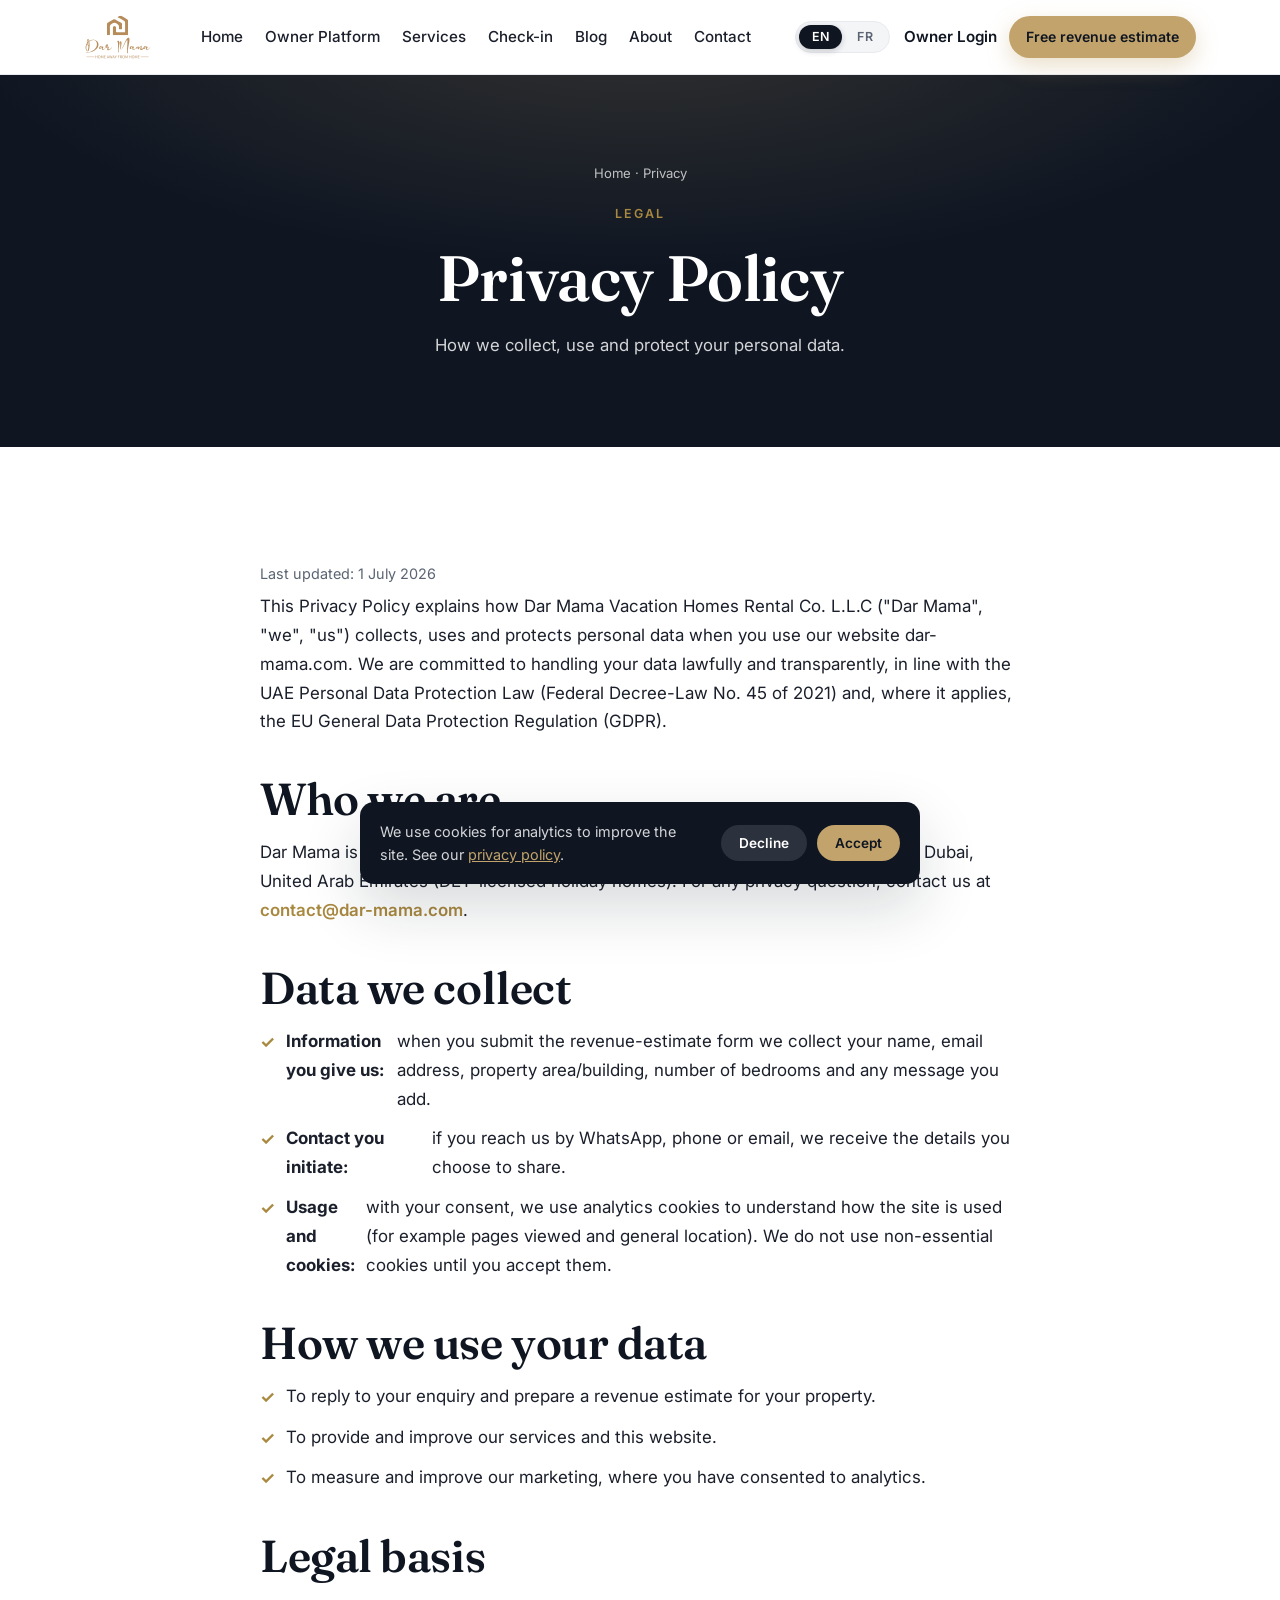
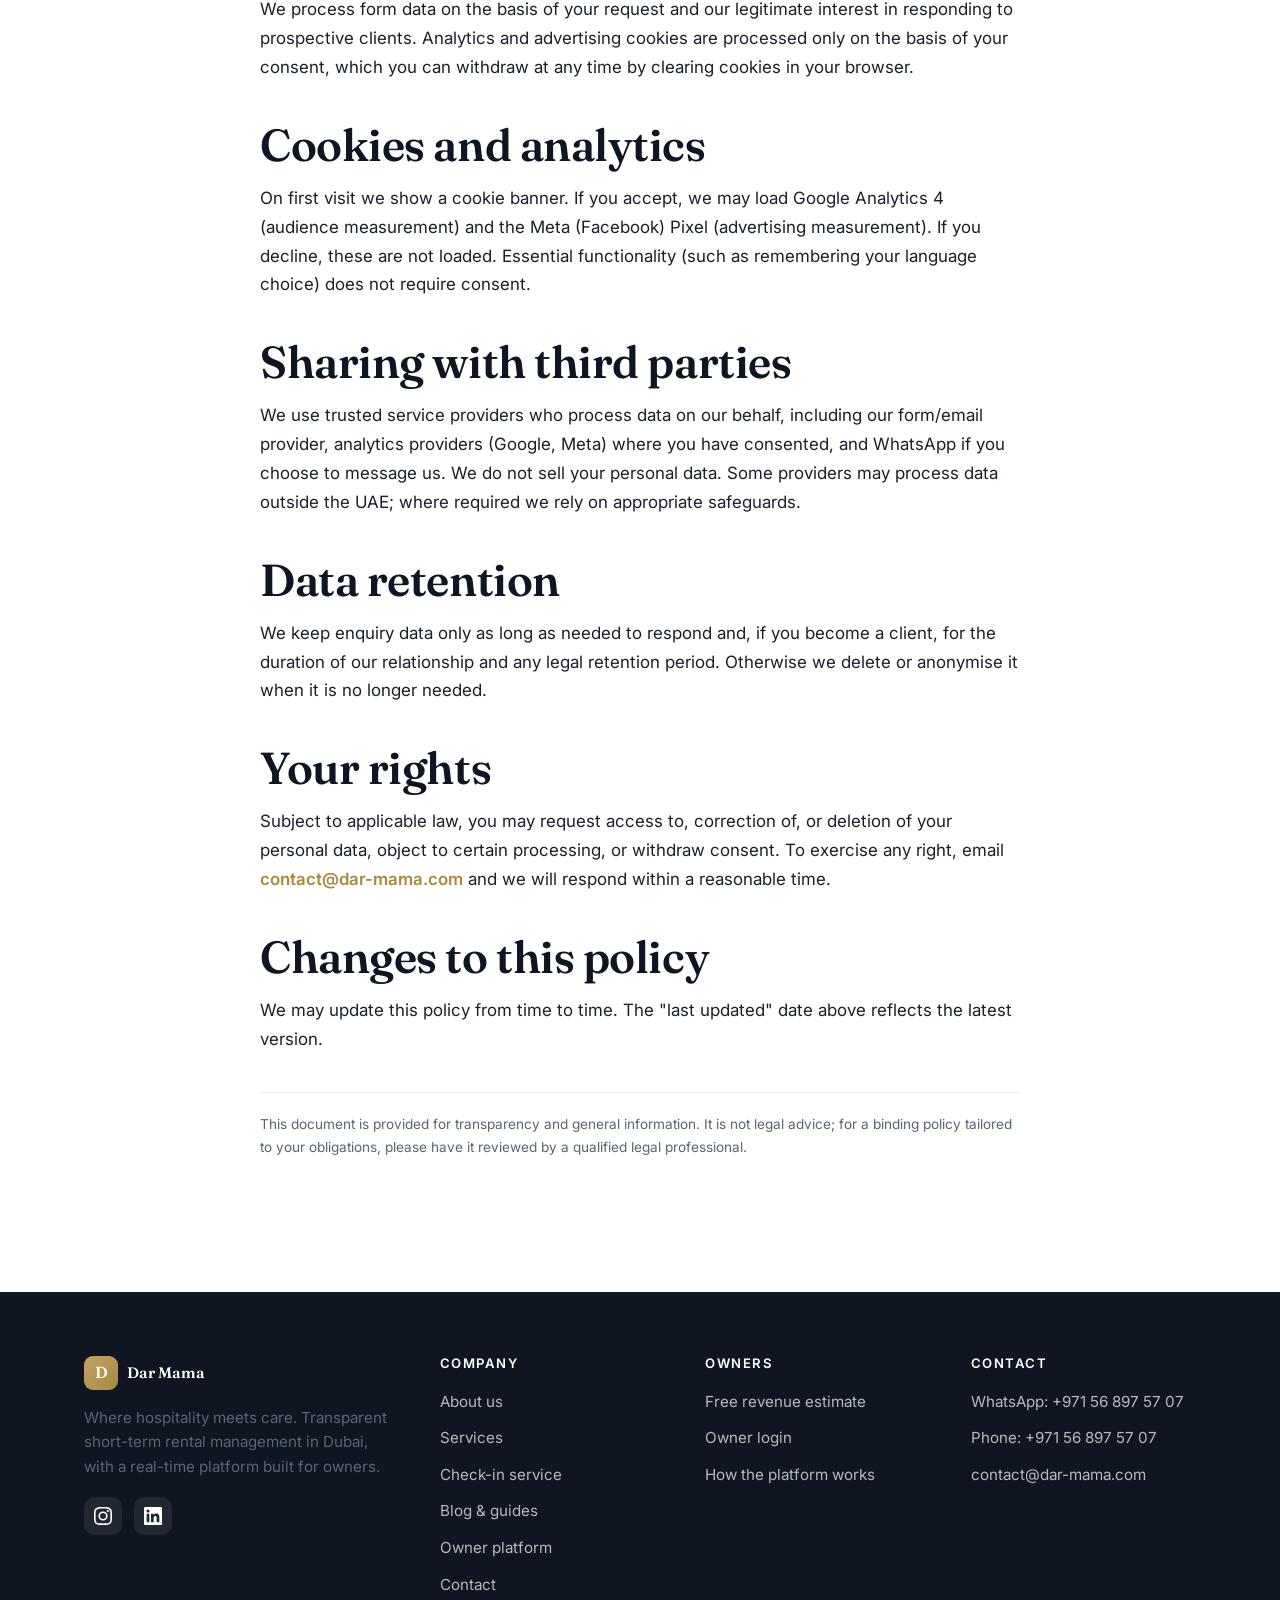
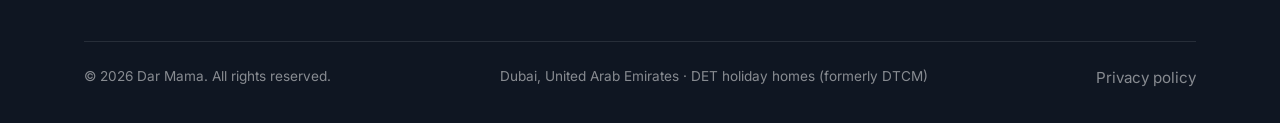
<file: privacy.html>
<!DOCTYPE html>
<html lang="en">
<head>
<meta charset="UTF-8">
<meta name="viewport" content="width=device-width, initial-scale=1">
<title>Privacy Policy | Dar Mama</title>
<meta name="description" content="How Dar Mama collects, uses and protects your personal data, including form submissions, cookies and analytics.">
<link rel="canonical" href="https://dar-mama.com/privacy.html">
<meta name="robots" content="index, follow">
<meta property="og:type" content="website">
<meta property="og:site_name" content="Dar Mama">
<meta property="og:title" content="Privacy Policy | Dar Mama">
<meta property="og:description" content="How Dar Mama collects, uses and protects your personal data.">
<meta property="og:url" content="https://dar-mama.com/privacy.html">
<meta property="og:image" content="https://dar-mama.com/images/og-cover.jpg">
<link rel="preconnect" href="https://fonts.googleapis.com">
<link rel="preconnect" href="https://fonts.gstatic.com" crossorigin>
<link href="https://fonts.googleapis.com/css2?family=Fraunces:ital,opsz,wght@0,9..144,500;0,9..144,600;1,9..144,500&family=Inter:wght@400;500;600;700&display=swap" rel="stylesheet">
<link rel="icon" type="image/svg+xml" href="images/symbol.svg">
<link rel="apple-touch-icon" href="images/symbol.svg">
<link rel="stylesheet" href="css/styles.css">
</head>
<body>

<header class="site-header">
  <div class="container nav">
    <a class="brand" href="index.html" aria-label="Dar Mama">
      <img src="images/logo.svg" alt="Dar Mama" class="brand-logo" onerror="this.style.display='none';this.parentNode.querySelectorAll('.fallback').forEach(function(n){n.style.display='inline-flex'})">
      <span class="mark fallback" style="display:none">D</span>
      <span class="fallback" style="display:none">Dar Mama</span>
    </a>
    <nav class="nav-links" aria-label="Primary">
      <a href="index.html" data-i18n="nav_home">Home</a>
      <a href="owner-platform.html" data-i18n="nav_platform">Owner Platform</a>
      <a href="services.html" data-i18n="nav_services">Services</a>
      <a href="check-in.html" data-i18n="nav_checkin">Check-in</a>
      <a href="blog.html" data-i18n="nav_blog">Blog</a>
      <a href="about.html" data-i18n="nav_about">About</a>
      <a href="contact.html" data-i18n="nav_contact">Contact</a>
    </nav>
    <div class="nav-cta">
      <div class="lang-switch" role="group" aria-label="Language">
        <button type="button" data-lang="en">EN</button>
        <button type="button" data-lang="fr">FR</button>
      </div>
      <a class="nav-login" href="https://app.dar-mama.com" rel="nofollow" data-i18n="nav_login">Owner Login</a>
      <a class="btn btn-gold" href="contact.html" data-i18n="nav_estimate">Free revenue estimate</a>
      <button class="menu-toggle" aria-label="Menu"><span></span><span></span><span></span></button>
    </div>
  </div>
</header>

<main>

<section class="page-hero">
  <div class="container">
    <div class="breadcrumb"><a href="index.html" data-i18n="nav_home">Home</a> · <span>Privacy</span></div>
    <span class="eyebrow">Legal</span>
    <h1>Privacy Policy</h1>
    <p>How we collect, use and protect your personal data.</p>
  </div>
</section>

<section class="section">
  <div class="article">
    <p class="meta">Last updated: 1 July 2026</p>

    <p>This Privacy Policy explains how Dar Mama Vacation Homes Rental Co. L.L.C ("Dar Mama", "we", "us") collects, uses and protects personal data when you use our website dar-mama.com. We are committed to handling your data lawfully and transparently, in line with the UAE Personal Data Protection Law (Federal Decree-Law No. 45 of 2021) and, where it applies, the EU General Data Protection Regulation (GDPR).</p>

    <h2>Who we are</h2>
    <p>Dar Mama is a short-term rental and holiday-home management company based in Dubai, United Arab Emirates (DET-licensed holiday homes). For any privacy question, contact us at <a href="mailto:contact@dar-mama.com" style="color:var(--gold-dark);font-weight:600">contact@dar-mama.com</a>.</p>

    <h2>Data we collect</h2>
    <ul>
      <li><strong>Information you give us:</strong> when you submit the revenue-estimate form we collect your name, email address, property area/building, number of bedrooms and any message you add.</li>
      <li><strong>Contact you initiate:</strong> if you reach us by WhatsApp, phone or email, we receive the details you choose to share.</li>
      <li><strong>Usage and cookies:</strong> with your consent, we use analytics cookies to understand how the site is used (for example pages viewed and general location). We do not use non-essential cookies until you accept them.</li>
    </ul>

    <h2>How we use your data</h2>
    <ul>
      <li>To reply to your enquiry and prepare a revenue estimate for your property.</li>
      <li>To provide and improve our services and this website.</li>
      <li>To measure and improve our marketing, where you have consented to analytics.</li>
    </ul>

    <h2>Legal basis</h2>
    <p>We process form data on the basis of your request and our legitimate interest in responding to prospective clients. Analytics and advertising cookies are processed only on the basis of your consent, which you can withdraw at any time by clearing cookies in your browser.</p>

    <h2>Cookies and analytics</h2>
    <p>On first visit we show a cookie banner. If you accept, we may load Google Analytics 4 (audience measurement) and the Meta (Facebook) Pixel (advertising measurement). If you decline, these are not loaded. Essential functionality (such as remembering your language choice) does not require consent.</p>

    <h2>Sharing with third parties</h2>
    <p>We use trusted service providers who process data on our behalf, including our form/email provider, analytics providers (Google, Meta) where you have consented, and WhatsApp if you choose to message us. We do not sell your personal data. Some providers may process data outside the UAE; where required we rely on appropriate safeguards.</p>

    <h2>Data retention</h2>
    <p>We keep enquiry data only as long as needed to respond and, if you become a client, for the duration of our relationship and any legal retention period. Otherwise we delete or anonymise it when it is no longer needed.</p>

    <h2>Your rights</h2>
    <p>Subject to applicable law, you may request access to, correction of, or deletion of your personal data, object to certain processing, or withdraw consent. To exercise any right, email <a href="mailto:contact@dar-mama.com" style="color:var(--gold-dark);font-weight:600">contact@dar-mama.com</a> and we will respond within a reasonable time.</p>

    <h2>Changes to this policy</h2>
    <p>We may update this policy from time to time. The "last updated" date above reflects the latest version.</p>

    <p class="disclaimer">This document is provided for transparency and general information. It is not legal advice; for a binding policy tailored to your obligations, please have it reviewed by a qualified legal professional.</p>
  </div>
</section>

</main>

<footer class="site-footer">
  <div class="container">
    <div class="footer-grid">
      <div>
        <a class="brand" href="index.html"><span class="mark">D</span> Dar Mama</a>
        <p class="footer-about" data-i18n="foot_about">Where hospitality meets care. Transparent short-term rental management in Dubai, with a real-time platform built for owners.</p>
        <div class="footer-social">
          <a href="https://www.instagram.com/dar_mama_dubai/" aria-label="Instagram" rel="nofollow">IG</a>
          <a href="https://www.linkedin.com/company/dar-mama/" aria-label="LinkedIn" rel="nofollow">in</a>
        </div>
      </div>
      <div><h4 data-i18n="foot_h_company">Company</h4><ul>
        <li><a href="about.html" data-i18n="foot_about_us">About us</a></li>
        <li><a href="services.html" data-i18n="foot_services">Services</a></li>
        <li><a href="check-in.html" data-i18n="foot_checkin">Check-in service</a></li>
        <li><a href="blog.html" data-i18n="foot_blog">Blog &amp; guides</a></li>
        <li><a href="owner-platform.html" data-i18n="foot_platform">Owner platform</a></li>
        <li><a href="contact.html" data-i18n="foot_contact">Contact</a></li>
      </ul></div>
      <div><h4 data-i18n="foot_h_owners">Owners</h4><ul>
        <li><a href="contact.html" data-i18n="foot_estimate">Free revenue estimate</a></li>
        <li><a href="https://app.dar-mama.com" rel="nofollow" data-i18n="foot_login">Owner login</a></li>
        <li><a href="owner-platform.html" data-i18n="foot_how">How the platform works</a></li>
      </ul></div>
      <div><h4 data-i18n="foot_h_contact">Contact</h4><ul>
        <li><a href="https://wa.me/971568975707" rel="nofollow">WhatsApp: +971 56 897 57 07</a></li>
        <li><a href="tel:+971568975707">Phone: +971 56 897 57 07</a></li>
        <li><a href="mailto:contact@dar-mama.com">contact@dar-mama.com</a></li>
      </ul></div>
    </div>
    <div class="footer-bottom">
      <span data-i18n="foot_rights">© 2026 Dar Mama. All rights reserved.</span>
      <span data-i18n="foot_loc">Dubai, United Arab Emirates · DET holiday homes (formerly DTCM)</span>
    </div>
  </div>
</footer>

<script src="js/main.js?v=3"></script>
</body>
</html>
</file>
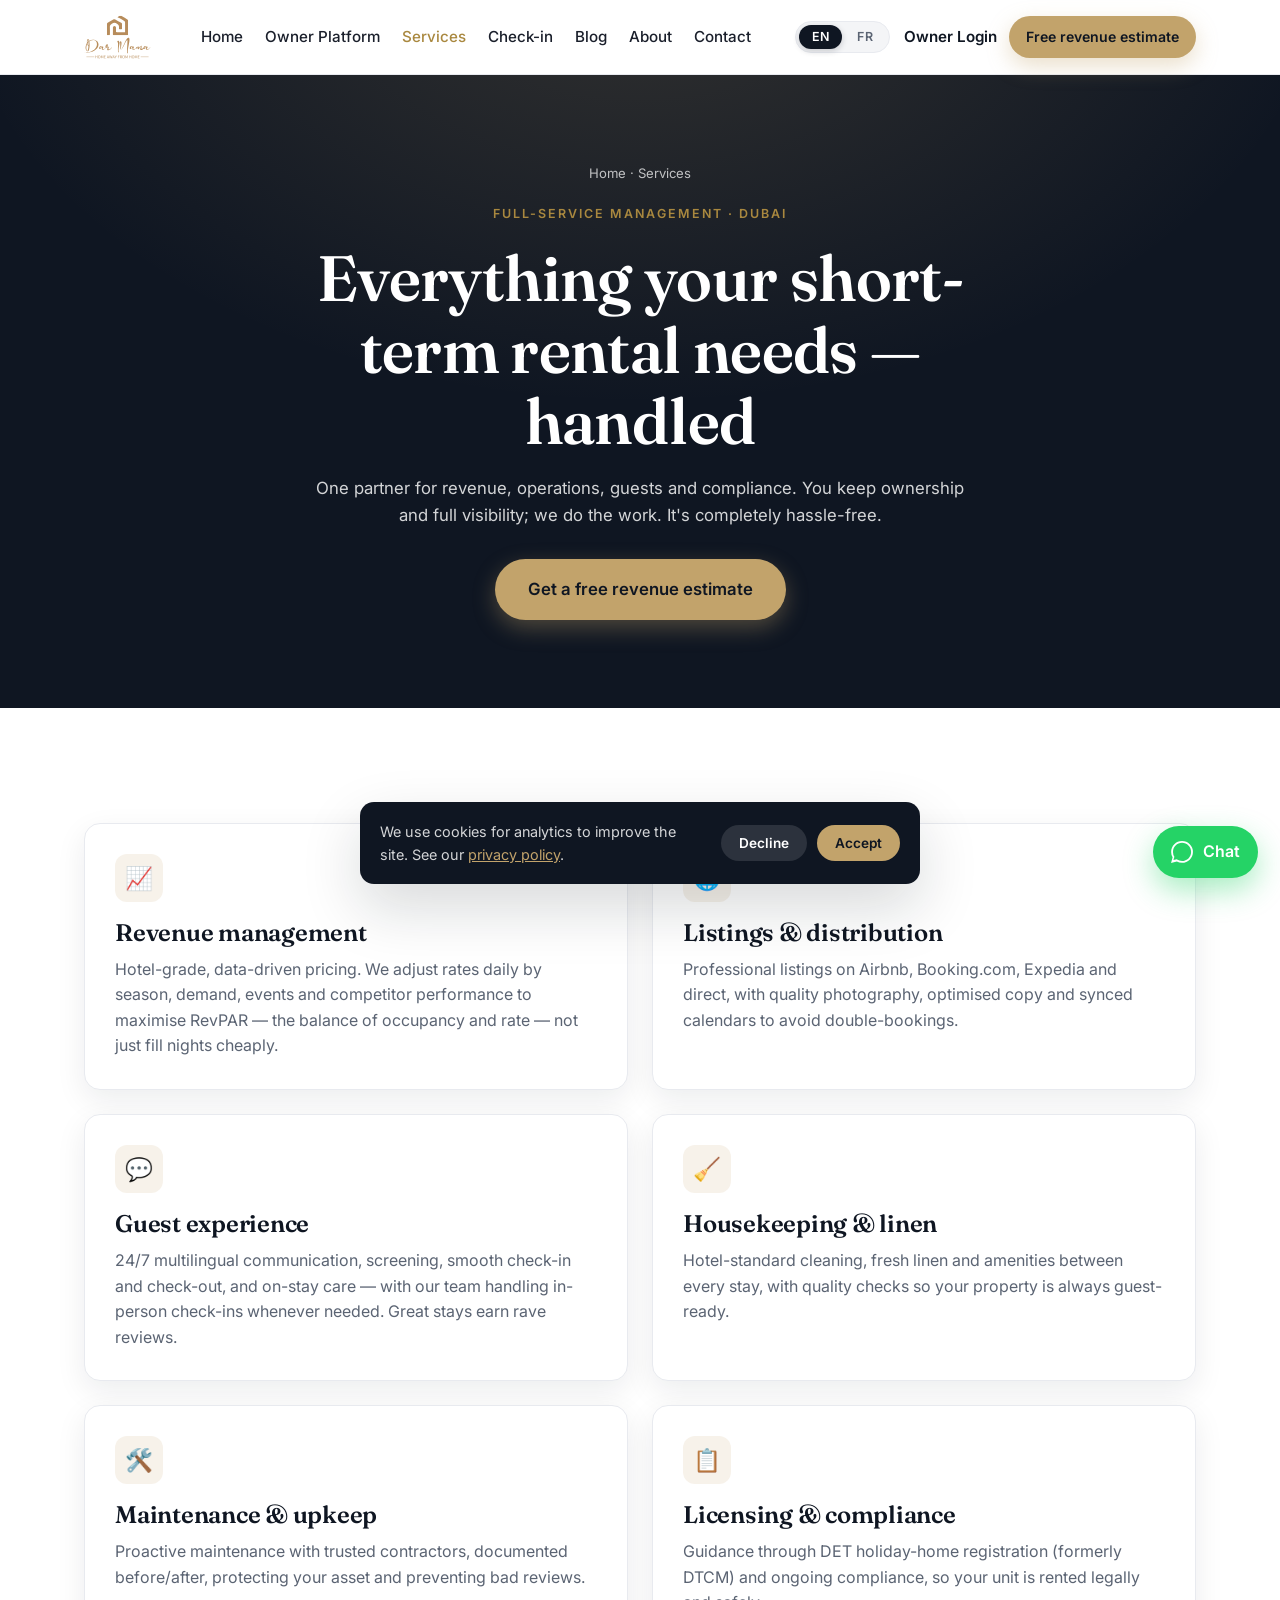
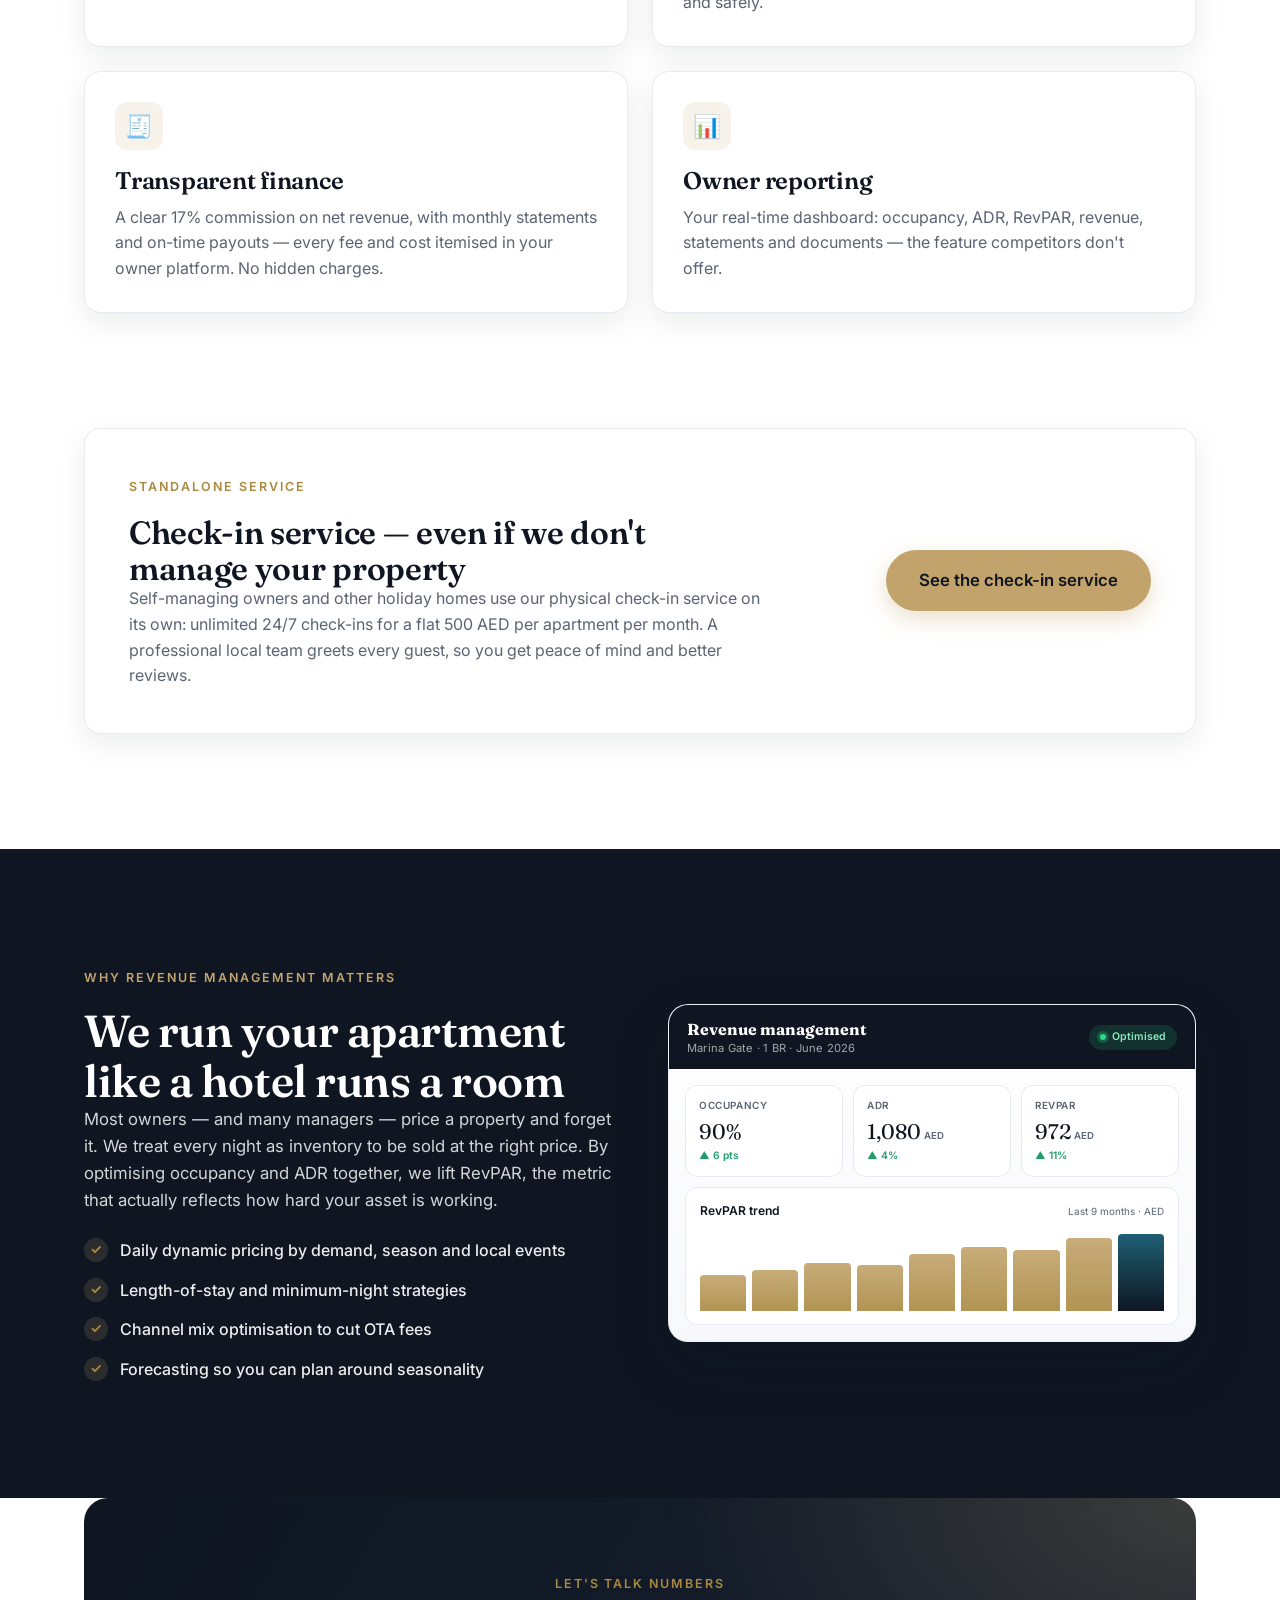
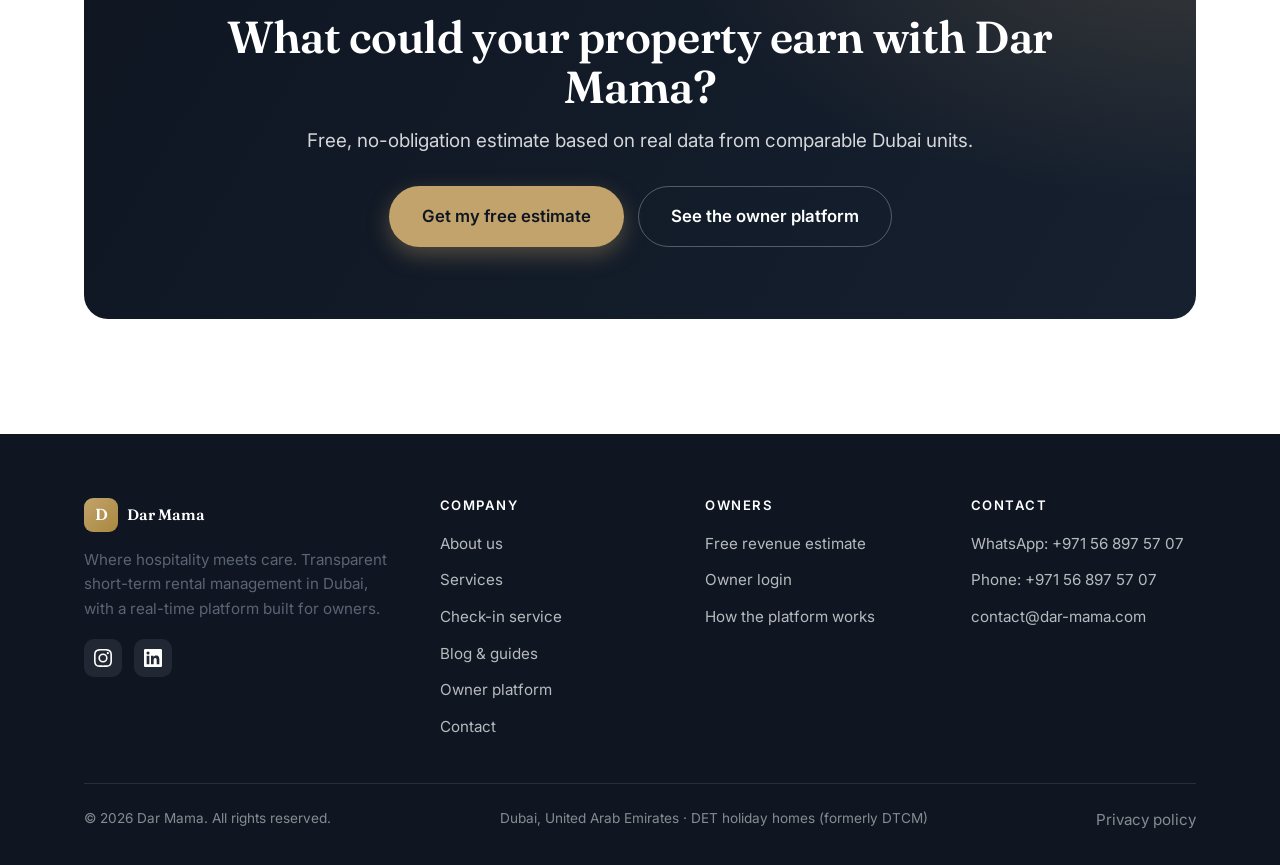
<file: services.html>
<!DOCTYPE html>
<html lang="en">
<head>
<meta charset="UTF-8">
<meta name="viewport" content="width=device-width, initial-scale=1">
<title>Short-Term Rental Management Services in Dubai | Dar Mama</title>
<meta name="description" content="End-to-end holiday home management in Dubai: revenue management, listings, guest care, cleaning, maintenance, licensing and a transparent 17% fee. See what Dar Mama does for owners.">
<link rel="canonical" href="https://dar-mama.com/services.html">
<meta name="robots" content="index, follow, max-image-preview:large">
<meta property="og:type" content="website">
<meta property="og:site_name" content="Dar Mama">
<meta property="og:title" content="Short-Term Rental Management Services in Dubai | Dar Mama">
<meta property="og:description" content="Revenue management, guest care, cleaning, maintenance, licensing and a transparent 17% fee for Dubai property owners.">
<meta property="og:url" content="https://dar-mama.com/services.html">
<meta property="og:image" content="https://dar-mama.com/images/og-services.jpg">
<meta name="twitter:card" content="summary_large_image">
<link rel="preconnect" href="https://fonts.googleapis.com">
<link rel="preconnect" href="https://fonts.gstatic.com" crossorigin>
<link href="https://fonts.googleapis.com/css2?family=Fraunces:ital,opsz,wght@0,9..144,500;0,9..144,600;1,9..144,500&family=Inter:wght@400;500;600;700&display=swap" rel="stylesheet">
<link rel="icon" type="image/svg+xml" href="images/symbol.svg">
<link rel="apple-touch-icon" href="images/symbol.svg">
<link rel="stylesheet" href="css/styles.css">
<link rel="stylesheet" href="css/components.css?v=2">
<script type="application/ld+json">
{
  "@context":"https://schema.org","@type":"Service",
  "serviceType":"Short-term rental and holiday home management",
  "provider":{"@type":"ProfessionalService","name":"Dar Mama","url":"https://dar-mama.com/"},
  "areaServed":{"@type":"City","name":"Dubai"},
  "description":"Full-service management of short-term rentals in Dubai: revenue management, listings and distribution, guest experience, housekeeping, maintenance, licensing and owner reporting, with a transparent 17% management fee."
}
</script>
</head>
<body>

<header class="site-header">
  <div class="container nav">
    <a class="brand" href="index.html" aria-label="Dar Mama">
      <img src="images/logo.svg" alt="Dar Mama" class="brand-logo" onerror="this.style.display='none';this.parentNode.querySelectorAll('.fallback').forEach(function(n){n.style.display='inline-flex'})">
      <span class="mark fallback" style="display:none">D</span>
      <span class="fallback" style="display:none">Dar Mama</span>
    </a>
    <nav class="nav-links" aria-label="Primary">
      <a href="index.html" data-i18n="nav_home">Home</a>
      <a href="owner-platform.html" data-i18n="nav_platform">Owner Platform</a>
      <a href="services.html" class="active" data-i18n="nav_services">Services</a>
      <a href="check-in.html" data-i18n="nav_checkin">Check-in</a>
      <a href="blog.html" data-i18n="nav_blog">Blog</a>
      <a href="about.html" data-i18n="nav_about">About</a>
      <a href="contact.html" data-i18n="nav_contact">Contact</a>
    </nav>
    <div class="nav-cta">
      <div class="lang-switch" role="group" aria-label="Language">
        <button type="button" data-lang="en">EN</button>
        <button type="button" data-lang="fr">FR</button>
      </div>
      <a class="nav-login" href="https://app.dar-mama.com" rel="nofollow" data-i18n="nav_login">Owner Login</a>
      <a class="btn btn-gold" href="contact.html" data-i18n="nav_estimate">Free revenue estimate</a>
      <button class="menu-toggle" aria-label="Menu"><span></span><span></span><span></span></button>
    </div>
  </div>
</header>

<main>

<section class="page-hero">
  <div class="container">
    <div class="breadcrumb"><a href="index.html" data-i18n="nav_home">Home</a> · <span data-i18n="nav_services">Services</span></div>
    <span class="eyebrow" data-i18n="svp_eyebrow">Full-service management · Dubai</span>
    <h1 data-i18n="svp_h1">Everything your short-term rental needs — handled</h1>
    <p data-i18n="svp_sub">One partner for revenue, operations, guests and compliance. You keep ownership and full visibility; we do the work. It's completely hassle-free.</p>
    <div class="hero-cta" style="justify-content:center;margin-top:30px">
      <a class="btn btn-gold btn-lg" href="contact.html" data-i18n="svp_cta1">Get a free revenue estimate</a>
    </div>
  </div>
</section>

<section class="section">
  <div class="container grid grid-2">
    <article class="card"><div class="ico">📈</div><h3 data-i18n="svp_c1_t">Revenue management</h3><p data-i18n="svp_c1_b">Hotel-grade, data-driven pricing. We adjust rates daily by season, demand, events and competitor performance to maximise RevPAR — the balance of occupancy and rate — not just fill nights cheaply.</p></article>
    <article class="card"><div class="ico">🌐</div><h3 data-i18n="svp_c2_t">Listings &amp; distribution</h3><p data-i18n="svp_c2_b">Professional listings on Airbnb, Booking.com, Expedia and direct, with quality photography, optimised copy and synced calendars to avoid double-bookings.</p></article>
    <article class="card"><div class="ico">💬</div><h3 data-i18n="svp_c3_t">Guest experience</h3><p data-i18n="svp_c3_b">24/7 multilingual communication, screening, smooth check-in and check-out, and on-stay care — with our team handling in-person check-ins whenever needed. Great stays earn rave reviews.</p></article>
    <article class="card"><div class="ico">🧹</div><h3 data-i18n="svp_c4_t">Housekeeping &amp; linen</h3><p data-i18n="svp_c4_b">Hotel-standard cleaning, fresh linen and amenities between every stay, with quality checks so your property is always guest-ready.</p></article>
    <article class="card"><div class="ico">🛠️</div><h3 data-i18n="svp_c5_t">Maintenance &amp; upkeep</h3><p data-i18n="svp_c5_b">Proactive maintenance with trusted contractors, documented before/after, protecting your asset and preventing bad reviews.</p></article>
    <article class="card"><div class="ico">📋</div><h3 data-i18n="svp_c6_t">Licensing &amp; compliance</h3><p data-i18n="svp_c6_b">Guidance through DET holiday-home registration and ongoing compliance, so your unit is rented legally and safely.</p></article>
    <article class="card"><div class="ico">🧾</div><h3 data-i18n="svp_c7_t">Transparent finance</h3><p data-i18n="svp_c7_b">A clear 17% commission on net revenue, with monthly statements and on-time payouts — every fee and cost itemised in your owner platform. No hidden charges.</p></article>
    <article class="card"><div class="ico">📊</div><h3 data-i18n="svp_c8_t">Owner reporting</h3><p data-i18n="svp_c8_b">Your real-time dashboard: occupancy, ADR, RevPAR, revenue, statements and documents — the feature competitors don't offer.</p></article>
  </div>
</section>

<section class="section" style="padding-top:0">
  <div class="container">
    <div class="card" style="display:flex;justify-content:space-between;align-items:center;gap:30px;flex-wrap:wrap;padding:clamp(28px,4vw,44px)">
      <div style="max-width:64ch">
        <span class="eyebrow" data-i18n="sv_ci_eyebrow">Standalone service</span>
        <h2 style="font-size:clamp(1.5rem,2.6vw,2rem)" data-i18n="sv_ci_title">Check-in service — even if we don't manage your property</h2>
        <p data-i18n="sv_ci_p">Self-managing owners and other holiday homes use our physical check-in service on its own: unlimited 24/7 check-ins for a flat 500 AED per apartment per month. A professional local team greets every guest, so you get peace of mind and better reviews.</p>
      </div>
      <a class="btn btn-gold btn-lg" href="check-in.html" data-i18n="sv_ci_cta">See the check-in service</a>
    </div>
  </div>
</section>

<section class="section band-dark">
  <div class="container split">
    <div>
      <span class="eyebrow" data-i18n="svp_rm_eyebrow">Why revenue management matters</span>
      <h2 data-i18n="svp_rm_t">We run your apartment like a hotel runs a room</h2>
      <p data-i18n="svp_rm_p">Most owners — and many managers — price a property and forget it. We treat every night as inventory to be sold at the right price. By optimising occupancy and ADR together, we lift RevPAR, the metric that actually reflects how hard your asset is working.</p>
      <ul class="checklist">
        <li data-i18n="svp_rm_li1">Daily dynamic pricing by demand, season and local events</li>
        <li data-i18n="svp_rm_li2">Length-of-stay and minimum-night strategies</li>
        <li data-i18n="svp_rm_li3">Channel mix optimisation to cut OTA fees</li>
        <li data-i18n="svp_rm_li4">Forecasting so you can plan around seasonality</li>
      </ul>
    </div>
    <div class="app-mock" aria-hidden="true">
      <div class="am-bar">
        <div class="am-title"><b>Revenue management</b><span>Marina Gate · 1 BR · June 2026</span></div>
        <span class="am-live">Optimised</span>
      </div>
      <div class="am-body">
        <div class="am-kpis">
          <div class="am-kpi"><div class="lbl">Occupancy</div><div class="val">90%</div><div class="dlt">▲ 6 pts</div></div>
          <div class="am-kpi"><div class="lbl">ADR</div><div class="val">1,080<small> AED</small></div><div class="dlt">▲ 4%</div></div>
          <div class="am-kpi"><div class="lbl">RevPAR</div><div class="val">972<small> AED</small></div><div class="dlt">▲ 11%</div></div>
        </div>
        <div class="am-chart-card">
          <div class="am-chart-head"><b>RevPAR trend</b><span>Last 9 months · AED</span></div>
          <div class="am-chart">
            <i style="height:45%"></i><i style="height:52%"></i><i style="height:60%"></i><i style="height:58%"></i><i style="height:72%"></i><i style="height:80%"></i><i style="height:76%"></i><i style="height:92%"></i><i class="cur" style="height:97%"></i>
          </div>
        </div>
      </div>
    </div>
  </div>
</section>

<section class="section" style="padding-top:0">
  <div class="container">
    <div class="cta-band">
      <span class="eyebrow" data-i18n="svp_cta_eyebrow">Let's talk numbers</span>
      <h2 data-i18n="svp_cta_t">What could your property earn with Dar Mama?</h2>
      <p class="lead" data-i18n="svp_cta_sub">Free, no-obligation estimate based on real data from comparable Dubai units.</p>
      <div class="hero-cta">
        <a class="btn btn-gold btn-lg" href="contact.html" data-i18n="svp_cta_b1">Get my free estimate</a>
        <a class="btn btn-ghost on-dark btn-lg" href="owner-platform.html" data-i18n="svp_cta_b2">See the owner platform</a>
      </div>
    </div>
  </div>
</section>

</main>

<footer class="site-footer">
  <div class="container">
    <div class="footer-grid">
      <div>
        <a class="brand" href="index.html"><span class="mark">D</span> Dar Mama</a>
        <p class="footer-about" data-i18n="foot_about">Where hospitality meets care. Transparent short-term rental management in Dubai, with a real-time platform built for owners.</p>
        <div class="footer-social">
          <a href="https://www.instagram.com/dar_mama_dubai/" aria-label="Instagram" rel="nofollow">IG</a>
          <a href="https://www.linkedin.com/company/dar-mama/" aria-label="LinkedIn" rel="nofollow">in</a>
        </div>
      </div>
      <div><h4 data-i18n="foot_h_company">Company</h4><ul>
        <li><a href="about.html" data-i18n="foot_about_us">About us</a></li>
        <li><a href="services.html" data-i18n="foot_services">Services</a></li>
        <li><a href="check-in.html" data-i18n="foot_checkin">Check-in service</a></li>
        <li><a href="blog.html" data-i18n="foot_blog">Blog &amp; guides</a></li>
        <li><a href="owner-platform.html" data-i18n="foot_platform">Owner platform</a></li>
        <li><a href="contact.html" data-i18n="foot_contact">Contact</a></li>
      </ul></div>
      <div><h4 data-i18n="foot_h_owners">Owners</h4><ul>
        <li><a href="contact.html" data-i18n="foot_estimate">Free revenue estimate</a></li>
        <li><a href="https://app.dar-mama.com" rel="nofollow" data-i18n="foot_login">Owner login</a></li>
        <li><a href="owner-platform.html" data-i18n="foot_how">How the platform works</a></li>
      </ul></div>
      <div><h4 data-i18n="foot_h_contact">Contact</h4><ul>
        <li><a href="https://wa.me/971568975707" rel="nofollow">WhatsApp: +971 56 897 57 07</a></li>
        <li><a href="tel:+971568975707">Phone: +971 56 897 57 07</a></li>
        <li><a href="mailto:contact@dar-mama.com">contact@dar-mama.com</a></li>
      </ul></div>
    </div>
    <div class="footer-bottom">
      <span data-i18n="foot_rights">© 2026 Dar Mama. All rights reserved.</span>
      <span data-i18n="foot_loc">Dubai, United Arab Emirates · DET holiday homes (formerly DTCM)</span>
    </div>
  </div>
</footer>

<a class="wa-float" href="https://wa.me/971568975707?text=Hi%20Dar%20Mama%2C%20I%27d%20like%20to%20know%20more%20about%20your%20services." rel="nofollow" aria-label="WhatsApp">
  <svg viewBox="0 0 24 24"><path d="M.057 24l1.687-6.163a11.867 11.867 0 01-1.587-5.946C.16 5.335 5.495 0 12.05 0a11.82 11.82 0 018.413 3.488 11.82 11.82 0 013.48 8.414c-.003 6.557-5.338 11.892-11.893 11.892a11.9 11.9 0 01-5.688-1.448L.057 24zm6.597-3.807c1.676.995 3.276 1.591 5.392 1.592 5.448 0 9.886-4.434 9.889-9.885.002-5.462-4.415-9.89-9.881-9.892-5.452 0-9.887 4.434-9.889 9.884a9.86 9.86 0 001.515 5.26l-.999 3.648 3.736-.979z"/></svg>
  <span data-i18n="wa_chat">Chat</span>
</a>

<script src="js/main.js?v=3"></script>
</body>
</html>
</file>
<file: css/styles.css>
/* ============================================================
   Dar Mama — shared design system (marketing site)
   Brand consistent with the owner portal: navy + gold,
   Fraunces (serif headings) + Inter (UI).
   ============================================================ */

:root{
  --navy:#0f1622;
  --navy-2:#16202f;
  --gold:#c2a36b;
  --gold-dark:#a9883f;
  --teal:#1f5f74;
  --canvas:#f4f5f7;
  --white:#ffffff;
  --ink:#1a1f2b;
  --muted:#5b6473;
  --line:#e8eaef;
  --green:#1f9e6a;
  --radius:16px;
  --radius-sm:10px;
  --shadow:0 10px 30px rgba(15,22,34,.08);
  --shadow-lg:0 24px 60px rgba(15,22,34,.16);
  --maxw:1160px;
  --space:clamp(64px,9vw,120px);
}

*{box-sizing:border-box;margin:0;padding:0}
html{scroll-behavior:smooth}
body{
  font-family:"Inter",-apple-system,BlinkMacSystemFont,"Segoe UI",Roboto,Helvetica,Arial,sans-serif;
  color:var(--ink);
  background:var(--white);
  line-height:1.6;
  -webkit-font-smoothing:antialiased;
}
img{max-width:100%;display:block;height:auto}
a{color:inherit;text-decoration:none}

h1,h2,h3,h4{font-family:"Fraunces","Georgia",serif;line-height:1.12;color:var(--navy);font-weight:600;letter-spacing:-.01em}
h1{font-size:clamp(2.3rem,5.2vw,4rem)}
h2{font-size:clamp(1.8rem,3.6vw,2.8rem)}
h3{font-size:clamp(1.2rem,2vw,1.5rem)}
p{color:var(--muted);font-size:1.05rem}

.container{max-width:var(--maxw);margin-inline:auto;padding-inline:24px}
.section{padding-block:var(--space)}
.eyebrow{
  display:inline-block;font-family:"Inter";font-weight:600;font-size:.78rem;
  letter-spacing:.16em;text-transform:uppercase;color:var(--gold-dark);margin-bottom:18px;
}
.lead{font-size:1.18rem;color:var(--muted);max-width:60ch}
.center{text-align:center}
.center .lead{margin-inline:auto}

/* ---------- buttons ---------- */
.btn{
  display:inline-flex;align-items:center;gap:.5em;
  font-family:"Inter";font-weight:600;font-size:1rem;
  padding:14px 26px;border-radius:999px;cursor:pointer;border:1px solid transparent;
  transition:transform .15s ease, box-shadow .2s ease, background .2s ease;
}
.btn:hover{transform:translateY(-2px)}
.btn-gold{background:var(--gold);color:var(--navy);box-shadow:0 8px 22px rgba(194,163,107,.35)}
.btn-gold:hover{background:var(--gold-dark);color:#fff}
.btn-ghost{background:transparent;color:var(--navy);border-color:var(--line)}
.btn-ghost.on-dark{color:#fff;border-color:rgba(255,255,255,.28)}
.btn-ghost:hover{border-color:var(--gold)}
.btn-lg{padding:16px 32px;font-size:1.05rem}

/* ---------- header / nav ---------- */
.site-header{
  position:sticky;top:0;z-index:50;background:rgba(255,255,255,.88);
  backdrop-filter:saturate(160%) blur(12px);border-bottom:1px solid var(--line);
}
.nav{display:flex;align-items:center;justify-content:space-between;gap:20px;height:74px}
.brand{display:flex;align-items:center;gap:9px;font-family:"Fraunces",serif;font-weight:600;font-size:1.3rem;color:var(--navy)}
.brand .mark{width:34px;height:34px;border-radius:9px;background:linear-gradient(135deg,var(--gold),var(--gold-dark));display:grid;place-items:center;color:#fff;font-size:1rem}
.nav-links{display:flex;align-items:center;gap:22px;margin-left:auto}
.nav-links a{font-weight:500;color:var(--ink);font-size:.95rem;line-height:1;transition:color .15s;white-space:nowrap}
.nav-links a:hover,.nav-links a.active{color:var(--gold-dark)}
.nav-cta{display:flex;align-items:center;gap:12px;margin-left:24px}
.nav-login{font-weight:600;color:var(--navy);font-size:.95rem}
.nav-login:hover{color:var(--gold-dark)}
.menu-toggle{display:none;background:none;border:0;cursor:pointer;flex-direction:column;gap:5px;padding:8px}
.menu-toggle span{width:24px;height:2px;background:var(--navy);border-radius:2px;transition:.2s}

/* ---------- hero ---------- */
.hero{position:relative;background:var(--navy);color:#fff;overflow:hidden}
.hero::before{content:"";position:absolute;inset:0;background:
  radial-gradient(120% 80% at 80% -10%,rgba(194,163,107,.22),transparent 55%),
  radial-gradient(80% 60% at 0% 110%,rgba(31,95,116,.28),transparent 60%);}
.hero .container{position:relative;display:grid;grid-template-columns:1.05fr .95fr;gap:56px;align-items:center;padding-block:clamp(56px,8vw,104px)}
.hero h1{color:#fff}
.hero h1 .accent{color:var(--gold);font-style:italic}
.hero p{color:rgba(255,255,255,.78);font-size:1.2rem;max-width:52ch}
.hero .eyebrow{color:var(--gold)}
.hero-cta{display:flex;gap:14px;flex-wrap:wrap;margin-top:32px}
.hero-trust{display:flex;gap:28px;margin-top:40px;flex-wrap:wrap}
.hero-trust div{display:flex;flex-direction:column}
.hero-trust b{font-family:"Fraunces",serif;font-size:1.7rem;color:#fff;line-height:1}
.hero-trust span{font-size:.85rem;color:rgba(255,255,255,.74);margin-top:4px}

/* dashboard mock in hero */
.hero-mock{background:linear-gradient(180deg,#fff,#f7f8fb);border-radius:20px;box-shadow:var(--shadow-lg);padding:20px;color:var(--ink)}
.hero-mock .mock-top{display:flex;justify-content:space-between;align-items:center;margin-bottom:16px}
.hero-mock .mock-top b{font-family:"Fraunces",serif;color:var(--navy);font-size:1.05rem}
.hero-mock .pill{font-size:.72rem;font-weight:600;color:var(--green);background:rgba(31,158,106,.12);padding:4px 10px;border-radius:999px}
.mock-kpis{display:grid;grid-template-columns:repeat(3,1fr);gap:10px;margin-bottom:14px}
.mock-kpi{background:#fff;border:1px solid var(--line);border-radius:12px;padding:12px}
.mock-kpi span{font-size:.68rem;color:var(--muted);text-transform:uppercase;letter-spacing:.05em}
.mock-kpi b{display:block;font-family:"Fraunces",serif;font-size:1.25rem;color:var(--navy);margin-top:4px}
.mock-kpi i{font-style:normal;font-size:.72rem;color:var(--green);font-weight:600}
.mock-chart{display:flex;align-items:flex-end;gap:6px;height:84px;padding:12px;background:#fff;border:1px solid var(--line);border-radius:12px}
.mock-chart i{flex:1;background:linear-gradient(180deg,var(--gold),var(--gold-dark));border-radius:4px 4px 0 0;opacity:.85}

/* ---------- partner logos / trust strip ---------- */
.trust-strip{background:var(--canvas);border-block:1px solid var(--line)}
.logo-strip{display:flex;align-items:center;justify-content:center;gap:14px 40px;flex-wrap:wrap;padding-block:24px}
.logo-strip .label{font-size:.8rem;color:var(--muted);font-weight:600;letter-spacing:.04em}
.plogo{display:inline-flex;align-items:center;height:28px;opacity:.92;transition:opacity .2s ease,transform .2s ease;filter:saturate(1)}
.plogo:hover{opacity:1;transform:translateY(-1px)}
.plogo img{height:26px;width:auto;display:block}
.plogo-word{font-family:"Inter";font-weight:700;font-size:1.16rem;letter-spacing:-.02em;line-height:1}
.plogo-word .dot{color:var(--gold-dark)}
.plogo .belo{width:22px;height:22px;margin-right:7px}

/* ---------- feature cards ---------- */
.grid{display:grid;gap:24px}
.grid-3{grid-template-columns:repeat(3,1fr)}
.grid-2{grid-template-columns:repeat(2,1fr)}
.card{background:#fff;border:1px solid var(--line);border-radius:var(--radius);padding:30px;box-shadow:var(--shadow);transition:transform .2s ease,box-shadow .2s ease}
.card:hover{transform:translateY(-4px);box-shadow:var(--shadow-lg)}
.card .ico{width:48px;height:48px;border-radius:12px;background:rgba(194,163,107,.14);display:grid;place-items:center;margin-bottom:18px;font-size:1.4rem}
.card h3{margin-bottom:10px}
.card p{font-size:1rem}

/* ---------- split / showcase ---------- */
.split{display:grid;grid-template-columns:1fr 1fr;gap:56px;align-items:center}
.split.alt{direction:rtl}
.split.alt > *{direction:ltr}
.checklist{list-style:none;margin-top:24px;display:grid;gap:14px}
.checklist li{display:flex;gap:12px;align-items:flex-start;color:var(--ink);font-weight:500}
.checklist li::before{content:"✓";color:var(--gold-dark);font-weight:700;background:rgba(194,163,107,.16);width:24px;height:24px;border-radius:50%;display:grid;place-items:center;flex:none;font-size:.85rem}
.showcase-img{border-radius:var(--radius);box-shadow:var(--shadow-lg);overflow:hidden;background:var(--canvas);min-height:320px;display:grid;place-items:center;border:1px solid var(--line)}
.showcase-img img{width:100%;height:100%;object-fit:cover}

/* dark band */
.band-dark{background:var(--navy);color:#fff}
.band-dark h2,.band-dark h3{color:#fff}
.band-dark p{color:rgba(255,255,255,.74)}
.band-dark .eyebrow{color:var(--gold)}

/* ---------- numbered steps ---------- */
.steps{counter-reset:s;display:grid;gap:24px;grid-template-columns:repeat(4,1fr)}
.step{background:#fff;border:1px solid var(--line);border-radius:var(--radius);padding:28px}
.step::before{counter-increment:s;content:counter(s);font-family:"Fraunces",serif;font-size:1.4rem;color:#fff;background:var(--gold);width:42px;height:42px;border-radius:12px;display:grid;place-items:center;margin-bottom:16px}
.step h3{font-size:1.15rem;margin-bottom:8px}

/* ---------- stats ---------- */
.stats{display:grid;grid-template-columns:repeat(4,1fr);gap:24px;text-align:center}
.stat b{font-family:"Fraunces",serif;font-size:clamp(2rem,4vw,3rem);color:var(--gold);display:block;line-height:1}
.stat span{color:rgba(255,255,255,.7);font-size:.95rem;margin-top:8px;display:block}

/* ---------- testimonial ---------- */
.quote{max-width:800px;margin-inline:auto;text-align:center}
.quote p{font-family:"Fraunces",serif;font-size:clamp(1.3rem,2.4vw,1.8rem);color:var(--navy);font-style:italic;line-height:1.4}
.quote .who{margin-top:20px;font-weight:600;color:var(--muted);font-style:normal;font-family:"Inter"}

/* ---------- FAQ ---------- */
.faq{max-width:820px;margin-inline:auto;display:grid;gap:14px}
.faq details{background:#fff;border:1px solid var(--line);border-radius:var(--radius-sm);padding:4px 22px}
.faq summary{cursor:pointer;font-weight:600;color:var(--navy);padding:18px 0;list-style:none;display:flex;justify-content:space-between;align-items:center;font-size:1.05rem}
.faq summary::after{content:"+";color:var(--gold-dark);font-size:1.4rem;font-weight:400}
.faq details[open] summary::after{content:"–"}
.faq p{padding-bottom:18px}

/* ---------- CTA band ---------- */
.cta-band{background:linear-gradient(120deg,var(--navy),var(--navy-2));color:#fff;border-radius:24px;padding:clamp(40px,6vw,72px);text-align:center;position:relative;overflow:hidden}
.cta-band::before{content:"";position:absolute;inset:0;background:radial-gradient(80% 120% at 100% 0,rgba(194,163,107,.22),transparent 60%)}
.cta-band > *{position:relative}
.cta-band h2{color:#fff}
.cta-band p{color:rgba(255,255,255,.8);margin-inline:auto;margin-top:14px}
.cta-band .hero-cta{justify-content:center;margin-top:30px}

/* ---------- forms ---------- */
.form-card{background:#fff;border:1px solid var(--line);border-radius:var(--radius);box-shadow:var(--shadow);padding:32px}
.field{margin-bottom:18px}
.field label{display:block;font-weight:600;color:var(--navy);font-size:.92rem;margin-bottom:7px}
.field input,.field select,.field textarea{
  width:100%;padding:13px 15px;border:1px solid var(--line);border-radius:var(--radius-sm);
  font-family:"Inter";font-size:1rem;color:var(--ink);background:#fff;transition:border .15s,box-shadow .15s;
}
.field input:focus,.field select:focus,.field textarea:focus{outline:none;border-color:var(--gold);box-shadow:0 0 0 3px rgba(194,163,107,.18)}
.field textarea{min-height:120px;resize:vertical}
.form-row{display:grid;grid-template-columns:1fr 1fr;gap:18px}

/* ---------- contact info ---------- */
.contact-list{list-style:none;display:grid;gap:22px;margin-top:24px}
.contact-list li{display:flex;gap:14px;align-items:flex-start}
.contact-list .ico{width:44px;height:44px;border-radius:12px;background:rgba(194,163,107,.14);display:grid;place-items:center;font-size:1.1rem;flex:none}
.contact-list b{display:block;color:var(--navy)}
.contact-list a,.contact-list span{color:var(--muted)}

/* ---------- footer ---------- */
.site-footer{background:var(--navy);color:rgba(255,255,255,.72);padding-block:64px 32px}
.footer-grid{display:grid;grid-template-columns:1.4fr 1fr 1fr 1fr;gap:40px;margin-bottom:44px}
.site-footer h4{color:#fff;font-family:"Inter";font-size:.82rem;letter-spacing:.12em;text-transform:uppercase;margin-bottom:18px;font-weight:600}
.site-footer .brand{color:#fff;margin-bottom:16px}
.site-footer ul{list-style:none;display:grid;gap:11px}
.site-footer a{color:rgba(255,255,255,.7);font-size:.95rem;transition:color .15s}
.site-footer a:hover{color:var(--gold)}
.footer-about{max-width:34ch;font-size:.95rem}
.footer-social{display:flex;gap:12px;margin-top:18px}
.footer-social a{width:38px;height:38px;border-radius:10px;background:rgba(255,255,255,.08);display:grid;place-items:center;color:#fff;font-size:.95rem}
.footer-social a:hover{background:var(--gold);color:var(--navy)}
.footer-bottom{border-top:1px solid rgba(255,255,255,.1);padding-top:24px;display:flex;justify-content:space-between;gap:16px;flex-wrap:wrap;font-size:.85rem;color:rgba(255,255,255,.5)}

/* ---------- WhatsApp float ---------- */
.wa-float{position:fixed;right:22px;bottom:22px;z-index:60;display:flex;align-items:center;gap:10px;background:#25d366;color:#fff;font-weight:600;padding:13px 18px;border-radius:999px;box-shadow:0 12px 30px rgba(37,211,102,.4);transition:transform .15s}
.wa-float:hover{transform:translateY(-2px)}
.wa-float svg{width:22px;height:22px;fill:#fff}

/* ---------- page hero (inner pages) ---------- */
.page-hero{background:var(--navy);color:#fff;text-align:center;position:relative;overflow:hidden}
.page-hero::before{content:"";position:absolute;inset:0;background:radial-gradient(90% 120% at 50% -20%,rgba(194,163,107,.2),transparent 60%)}
.page-hero .container{position:relative;padding-block:clamp(56px,8vw,88px)}
.page-hero h1{color:#fff;max-width:18ch;margin-inline:auto}
.page-hero p{color:rgba(255,255,255,.78);max-width:60ch;margin:18px auto 0}
.breadcrumb{font-size:.82rem;color:rgba(255,255,255,.72);margin-bottom:16px}
.breadcrumb a:hover{color:var(--gold)}

/* ---------- contrast safety: never dark text on dark bg ---------- */
.hero .lead,.page-hero .lead,.band-dark .lead,.cta-band .lead,
.hero p.lead,.band-dark p,.cta-band p,.page-hero p{color:rgba(255,255,255,.82)}
.band-dark .muted,.cta-band .muted{color:rgba(255,255,255,.7)}

/* ---------- brand logo image ---------- */
.brand-logo{height:36px;width:auto;display:block}
.site-footer .brand-logo{filter:brightness(0) invert(1)}

/* ---------- language switch (segmented pill) ---------- */
.lang-switch{display:inline-flex;align-items:center;gap:2px;background:var(--canvas);border:1px solid var(--line);border-radius:999px;padding:3px}
.lang-switch button{border:0;background:transparent;cursor:pointer;font-family:"Inter";font-weight:600;font-size:.78rem;letter-spacing:.03em;color:var(--muted);padding:6px 13px;border-radius:999px;line-height:1;transition:background .18s,color .18s,box-shadow .18s}
.lang-switch button:hover:not(.active){color:var(--navy)}
.lang-switch button.active{background:var(--navy);color:#fff;box-shadow:0 2px 6px rgba(15,22,34,.2)}
.site-header .lang-switch{margin-right:2px}

/* ---------- badge (superhost / rating) ---------- */
.badge-row{display:flex;gap:12px;flex-wrap:wrap;margin-top:26px}
.badge{display:inline-flex;align-items:center;gap:8px;background:rgba(255,255,255,.1);border:1px solid rgba(255,255,255,.18);color:#fff;font-weight:600;font-size:.9rem;padding:9px 16px;border-radius:999px}
.badge .star{color:var(--gold)}
.badge.on-light{background:rgba(194,163,107,.12);border-color:rgba(194,163,107,.3);color:var(--navy)}

/* ---------- decorative media panel (replaces empty image boxes) ---------- */
.media-panel{position:relative;border-radius:var(--radius);min-height:340px;overflow:hidden;
  background:linear-gradient(135deg,var(--navy),var(--teal));box-shadow:var(--shadow-lg);
  display:grid;place-items:center;border:1px solid var(--line)}
.media-panel::after{content:"";position:absolute;inset:0;background:
  radial-gradient(60% 60% at 80% 10%,rgba(194,163,107,.35),transparent 60%),
  radial-gradient(50% 50% at 10% 100%,rgba(255,255,255,.12),transparent 60%)}
.media-panel .panel-note{position:relative;text-align:center;color:#fff;padding:24px}
.media-panel .panel-note .big{font-family:"Fraunces",serif;font-size:2.4rem;display:block;line-height:1.1}
.media-panel .panel-note small{display:block;margin-top:8px;color:rgba(255,255,255,.75);font-size:.9rem;letter-spacing:.04em}
.media-panel img{position:absolute;inset:0;width:100%;height:100%;object-fit:cover;z-index:2}

/* phone frame mock */
.phone{position:relative;z-index:1;width:210px;background:#0b1018;border-radius:30px;padding:12px;box-shadow:0 20px 50px rgba(0,0,0,.35);border:6px solid #1b2330}
.phone .scr{background:#fff;border-radius:20px;padding:14px;color:var(--ink)}
.phone .scr .mock-top b{font-size:.85rem}
.phone .scr .mock-kpi b{font-size:1rem}
.phone .scr .mock-kpi span{font-size:.6rem}

/* ---------- founders / team ---------- */
.team{display:grid;grid-template-columns:1fr 1fr;gap:24px}
.team-card{background:#fff;border:1px solid var(--line);border-radius:var(--radius);padding:30px;box-shadow:var(--shadow)}
.team-card .avatar{width:64px;height:64px;border-radius:50%;background:linear-gradient(135deg,var(--gold),var(--gold-dark));display:grid;place-items:center;color:#fff;font-family:"Fraunces",serif;font-size:1.6rem;margin-bottom:18px}
.team-card h3{margin-bottom:4px}
.team-card .role{color:var(--gold-dark);font-weight:600;font-size:.9rem;margin-bottom:12px}
.team-card p{font-size:.98rem}
@media (max-width:920px){.team{grid-template-columns:1fr}}

/* ---------- pricing card ---------- */
.price-card{max-width:480px;margin-inline:auto;background:#fff;border:1px solid var(--line);border-radius:var(--radius);box-shadow:var(--shadow-lg);padding:40px;text-align:center}
.price-card .price{font-family:"Fraunces",serif;font-size:3.4rem;color:var(--navy);line-height:1}
.price-card .period{color:var(--muted);font-weight:600;margin-top:6px}
.price-card .checklist{text-align:left;max-width:320px;margin:26px auto}
.price-card .btn{width:100%;justify-content:center;margin-top:8px}

/* ---------- QA fixes: legibility on dark, nav button, team photos ---------- */
.band-dark .checklist li,.cta-band .checklist li{color:rgba(255,255,255,.92)}
.band-dark .card h3,.band-dark .team-card h3{color:var(--navy)}
.band-dark .card p,.band-dark .team-card p{color:var(--muted)}
.site-header .nav-cta .btn{padding:9px 16px;font-size:.88rem}
.brand-logo{height:44px}
.team-photo{margin-bottom:18px}
.team-photo img{width:96px;height:96px;border-radius:50%;object-fit:cover;border:3px solid var(--gold);box-shadow:var(--shadow);display:block}
.team-card .avatar{margin-bottom:0;width:96px;height:96px}

/* ---------- blog index ---------- */
.post-grid{display:grid;grid-template-columns:repeat(3,1fr);gap:24px}
.post-card{display:flex;flex-direction:column;background:#fff;border:1px solid var(--line);border-radius:var(--radius);overflow:hidden;box-shadow:var(--shadow);transition:transform .2s ease,box-shadow .2s ease}
.post-card:hover{transform:translateY(-4px);box-shadow:var(--shadow-lg)}
.post-card .thumb{height:148px;background:linear-gradient(135deg,var(--navy),var(--teal));position:relative;display:grid;place-items:center;color:#fff}
.post-card .thumb .tag{position:absolute;top:12px;left:12px;background:var(--gold);color:var(--navy);font-size:.68rem;font-weight:700;padding:4px 10px;border-radius:999px;text-transform:uppercase;letter-spacing:.05em}
.post-card .thumb .big{font-family:"Fraunces",serif;font-size:2rem}
.post-card .body{padding:24px;display:flex;flex-direction:column;gap:10px;flex:1}
.post-card h3{font-size:1.18rem}
.post-card p{font-size:.95rem;flex:1}
.post-card .more{color:var(--gold-dark);font-weight:600;font-size:.92rem}

/* ---------- article ---------- */
.article{max-width:760px;margin-inline:auto}
.article .meta{color:var(--muted);font-size:.9rem;margin-bottom:6px}
.article p,.article li{font-size:1.06rem;color:var(--ink);line-height:1.7}
.article p{margin-bottom:18px}
.article h2{margin:38px 0 14px}
.article h3{margin:26px 0 10px;font-size:1.2rem}
.article ul{margin:0 0 20px 0;padding:0;list-style:none;display:grid;gap:11px}
.article ul li{display:flex;gap:11px;align-items:flex-start}
.article ul li::before{content:"✓";color:var(--gold-dark);font-weight:700;flex:none;margin-top:1px}
.article .callout{background:var(--canvas);border-left:3px solid var(--gold);border-radius:8px;padding:18px 22px;margin:26px 0}
.article .callout p{margin:0;font-size:1rem}
.article .disclaimer{font-size:.85rem;color:var(--muted);border-top:1px solid var(--line);padding-top:20px;margin-top:38px}

/* ---------- area facts ---------- */
.facts{display:grid;grid-template-columns:repeat(3,1fr);gap:18px;margin:32px auto;max-width:760px}
.fact{background:#fff;border:1px solid var(--line);border-radius:12px;padding:20px;text-align:center;box-shadow:var(--shadow)}
.fact b{display:block;font-family:"Fraunces",serif;font-size:1.6rem;color:var(--navy)}
.fact span{font-size:.85rem;color:var(--muted)}

@media (max-width:920px){.post-grid{grid-template-columns:1fr 1fr}}
@media (max-width:640px){.post-grid,.facts{grid-template-columns:1fr}}

/* ---------- utilities ---------- */
.mt-s{margin-top:14px}.mt-m{margin-top:28px}
.maxw-text{max-width:64ch}

/* ============================================================
   Responsive
   ============================================================ */
@media (max-width:920px){
  .hero .container{grid-template-columns:1fr;gap:40px}
  .hero-mock{order:2}
  .split{grid-template-columns:1fr;gap:36px}
  .split.alt{direction:ltr}
  .grid-3,.grid-2{grid-template-columns:1fr 1fr}
  .steps{grid-template-columns:1fr 1fr}
  .stats{grid-template-columns:1fr 1fr}
  .footer-grid{grid-template-columns:1fr 1fr}
}
@media (max-width:1140px){
  .nav-links{display:none}
  .nav-cta .nav-login{display:none}
  .menu-toggle{display:flex}
  .nav-links.open{display:flex;position:absolute;top:74px;left:0;right:0;background:#fff;flex-direction:column;align-items:flex-start;margin:0;padding:18px 24px;gap:14px;border-bottom:1px solid var(--line);box-shadow:var(--shadow);z-index:70}
  .nav-links.open a{font-size:1.02rem}
}
@media (max-width:640px){
  .grid-3,.grid-2,.steps,.stats,.form-row{grid-template-columns:1fr}
  .footer-grid{grid-template-columns:1fr}
  .hero-trust{gap:20px}
  .logo-strip{gap:22px 26px}
  .nav-cta .nav-estimate-label{display:none}
  p{font-size:1rem}
}
</file>
<file: css/components.css>
/* ============================================================
   Owner-platform UI reproductions (marketing visuals)
   Faithful to the real Dar Mama owner dashboard & statement.
   Numbers are illustrative but internally coherent (gross → net).
   ============================================================ */
.app-mock{background:linear-gradient(180deg,#fff,#f7f8fb);border-radius:20px;
  box-shadow:var(--shadow-lg);border:1px solid rgba(15,22,34,.06);overflow:hidden;color:var(--ink)}
.app-mock .am-bar{display:flex;align-items:center;justify-content:space-between;gap:12px;
  padding:14px 18px;background:var(--navy);color:#fff}
.app-mock .am-title{display:flex;flex-direction:column;line-height:1.25}
.app-mock .am-title b{font-family:"Fraunces",serif;font-size:1rem;color:#fff}
.app-mock .am-title span{font-size:.7rem;color:rgba(255,255,255,.62);letter-spacing:.02em;margin-top:2px}
.app-mock .am-live{font-size:.66rem;font-weight:600;color:#8fe6bd;background:rgba(31,158,106,.2);
  padding:4px 11px;border-radius:999px;display:inline-flex;align-items:center;gap:6px;white-space:nowrap}
.app-mock .am-live::before{content:"";width:6px;height:6px;border-radius:50%;background:#2fd88a;
  box-shadow:0 0 0 3px rgba(47,216,138,.25)}
.app-mock .am-body{padding:16px}
.am-kpis{display:grid;grid-template-columns:repeat(3,1fr);gap:10px}
.am-kpis + .am-kpis{margin-top:10px}
.am-kpi{background:#fff;border:1px solid var(--line);border-radius:12px;padding:12px 13px}
.am-kpi .lbl{font-size:.62rem;color:var(--muted);text-transform:uppercase;letter-spacing:.06em;font-weight:600}
.am-kpi .val{font-family:"Fraunces",serif;font-size:1.32rem;color:var(--navy);line-height:1.1;margin-top:6px;
  font-variant-numeric:tabular-nums}
.am-kpi .val small{font-size:.6rem;font-weight:600;color:var(--muted);font-family:"Inter"}
.am-kpi .dlt{font-size:.64rem;font-weight:600;color:var(--green);margin-top:4px;display:flex;align-items:center;gap:4px}
.am-kpi .dlt.flat{color:var(--muted)}
.am-chart-card{background:#fff;border:1px solid var(--line);border-radius:12px;padding:13px 14px;margin-top:10px}
.am-chart-head{display:flex;align-items:baseline;justify-content:space-between;margin-bottom:11px}
.am-chart-head b{font-size:.76rem;color:var(--navy);font-weight:600}
.am-chart-head span{font-size:.62rem;color:var(--muted)}
.am-chart{display:flex;align-items:flex-end;gap:6px;height:80px}
.am-chart i{flex:1;background:linear-gradient(180deg,var(--gold),var(--gold-dark));border-radius:4px 4px 0 0;opacity:.9}
.am-chart i.cur{background:linear-gradient(180deg,var(--teal),var(--navy));opacity:1}

/* ---------- faithful monthly statement ---------- */
.stmt-mock{background:#fff;border-radius:18px;box-shadow:var(--shadow-lg);overflow:hidden;
  color:var(--ink);border:1px solid rgba(15,22,34,.06)}
.stmt-mock .sm-head{padding:16px 20px;background:var(--navy);color:#fff;
  display:flex;justify-content:space-between;align-items:flex-start;gap:12px}
.stmt-mock .sm-brand{font-family:"Fraunces",serif;font-size:1.02rem}
.stmt-mock .sm-sub{font-size:.68rem;color:rgba(255,255,255,.62);margin-top:3px;letter-spacing:.03em}
.stmt-mock .sm-badge{font-size:.64rem;font-weight:600;color:#8fe6bd;background:rgba(31,158,106,.2);
  padding:4px 11px;border-radius:999px;white-space:nowrap}
.stmt-mock .sm-body{padding:12px 20px 18px}
.sm-line{display:flex;justify-content:space-between;align-items:center;padding:9px 0;
  border-bottom:1px solid var(--line);font-size:.84rem}
.sm-line .k{color:var(--muted)}
.sm-line .v{font-variant-numeric:tabular-nums;color:var(--ink);font-weight:500}
.sm-line.gross .k{color:var(--navy);font-weight:600}
.sm-line.gross .v{color:var(--navy);font-weight:600}
.sm-line .v.neg{color:var(--muted)}
.sm-net{display:flex;justify-content:space-between;align-items:center;margin-top:14px;padding:14px 18px;
  background:linear-gradient(120deg,var(--navy),var(--navy-2));border-radius:12px;color:#fff}
.sm-net .k{font-size:.72rem;color:rgba(255,255,255,.72);text-transform:uppercase;letter-spacing:.09em;font-weight:600}
.sm-net .v{font-family:"Fraunces",serif;font-size:1.55rem;font-variant-numeric:tabular-nums;line-height:1}
.sm-net .v small{font-size:.66rem;color:var(--gold);font-family:"Inter";margin-left:5px}
.sm-foot{font-size:.66rem;color:var(--muted);margin-top:11px;text-align:right;letter-spacing:.01em}

/* keep dashboard/statement below hero copy on small screens */
@media (max-width:920px){
  .hero .app-mock{order:2}
}

/* ---------- faithful mobile app reproduction ---------- */
.phone-stage{position:relative;border-radius:var(--radius);min-height:560px;display:grid;place-items:center;
  padding:34px 20px;overflow:hidden;border:1px solid var(--line);box-shadow:var(--shadow-lg);
  background:linear-gradient(140deg,var(--navy),var(--teal))}
.phone-stage::after{content:"";position:absolute;inset:0;pointer-events:none;background:
  radial-gradient(55% 55% at 82% 6%,rgba(194,163,107,.34),transparent 60%),
  radial-gradient(50% 50% at 8% 100%,rgba(255,255,255,.12),transparent 60%)}
.app-phone{position:relative;z-index:2;width:290px;background:#0b0f16;border-radius:42px;padding:9px;
  border:1px solid #263042;box-shadow:0 28px 64px rgba(0,0,0,.5)}
.app-phone .ph-screen{background:var(--canvas);border-radius:34px;overflow:hidden}
.ph-status{display:flex;justify-content:space-between;align-items:center;padding:10px 20px 4px;
  font-size:.68rem;font-weight:700;color:var(--navy)}
.ph-sig{display:inline-flex;align-items:flex-end;gap:2px;height:10px}
.ph-sig i{width:3px;background:var(--navy);border-radius:1px}
.ph-sig i:nth-child(1){height:4px}.ph-sig i:nth-child(2){height:6px}.ph-sig i:nth-child(3){height:8px}.ph-sig i:nth-child(4){height:10px}
.ph-sig .bat{width:17px;height:9px;background:var(--navy);border-radius:2px;margin-left:5px}
.ph-head{display:flex;align-items:center;justify-content:space-between;padding:6px 16px 12px}
.ph-head .ph-h{display:flex;flex-direction:column;line-height:1.15}
.ph-head .ph-h b{font-family:"Fraunces",serif;font-size:1.1rem;color:var(--navy)}
.ph-head .ph-h span{font-size:.62rem;color:var(--muted);margin-top:3px}
.ph-head .ph-av{width:32px;height:32px;border-radius:50%;background:linear-gradient(135deg,var(--gold),var(--gold-dark));
  display:grid;place-items:center;color:#fff;font-family:"Fraunces",serif;font-size:.86rem;flex:none}
.ph-kpis{display:grid;grid-template-columns:1fr 1fr;gap:9px;padding:0 14px}
.ph-kpi{background:#fff;border:1px solid var(--line);border-radius:12px;padding:10px 11px}
.ph-kpi .lbl{font-size:.55rem;color:var(--muted);text-transform:uppercase;letter-spacing:.05em;font-weight:600}
.ph-kpi .val{font-family:"Fraunces",serif;font-size:1.18rem;color:var(--navy);margin-top:3px;font-variant-numeric:tabular-nums}
.ph-kpi .val small{font-size:.55rem;color:var(--muted);font-family:"Inter"}
.ph-kpi .dlt{font-size:.58rem;font-weight:600;color:var(--green);margin-top:3px}
.ph-chart-card{background:#fff;border:1px solid var(--line);border-radius:12px;margin:11px 14px 0;padding:11px 12px}
.ph-chart-head{display:flex;justify-content:space-between;align-items:baseline;margin-bottom:9px}
.ph-chart-head b{font-size:.64rem;color:var(--navy);font-weight:600}
.ph-chart-head span{font-size:.54rem;color:var(--muted)}
.ph-chart{display:flex;align-items:flex-end;gap:5px;height:58px}
.ph-chart i{flex:1;background:linear-gradient(180deg,var(--gold),var(--gold-dark));border-radius:3px 3px 0 0;opacity:.9}
.ph-chart i.cur{background:linear-gradient(180deg,var(--teal),var(--navy));opacity:1}
.ph-nav{display:flex;justify-content:space-between;align-items:center;margin-top:12px;padding:9px 10px 12px;
  background:#fff;border-top:1px solid var(--line)}
.ph-nav a{display:flex;flex-direction:column;align-items:center;gap:3px;font-size:.5rem;color:var(--muted);
  font-weight:600;letter-spacing:.01em;text-align:center}
.ph-nav a i{font-style:normal;font-size:.9rem;line-height:1;opacity:.85}
.ph-nav a.on{color:var(--gold-dark)}
.ph-nav a.on i{opacity:1}
@media (max-width:920px){.phone-stage{min-height:0;padding:30px 16px}}

/* ---------- cookie consent + form status (site-wide, injected) ---------- */
.dm-consent{position:fixed;left:16px;right:16px;bottom:16px;z-index:80;max-width:560px;margin-inline:auto;
  background:var(--navy);color:#fff;border-radius:14px;padding:18px 20px;box-shadow:var(--shadow-lg);
  display:flex;gap:16px;align-items:center;flex-wrap:wrap}
.dm-consent p{color:rgba(255,255,255,.82);font-size:.9rem;margin:0;flex:1;min-width:220px}
.dm-consent a{color:var(--gold);text-decoration:underline}
.dm-consent .dm-btns{display:flex;gap:10px;flex-wrap:wrap}
.dm-consent button{border:0;cursor:pointer;font-family:"Inter";font-weight:600;font-size:.85rem;
  padding:10px 18px;border-radius:999px}
.dm-consent .dm-accept{background:var(--gold);color:var(--navy)}
.dm-consent .dm-decline{background:rgba(255,255,255,.12);color:#fff}
.form-status{margin-top:14px;padding:12px 14px;border-radius:10px;font-size:.92rem;font-weight:500;display:none}
.form-status.ok{display:block;background:rgba(31,158,106,.12);color:var(--green);border:1px solid rgba(31,158,106,.3)}
.form-status.err{display:block;background:rgba(178,58,58,.1);color:#b23a3a;border:1px solid rgba(178,58,58,.3)}
.hp-field{position:absolute;left:-9999px;width:1px;height:1px;overflow:hidden}
</file>
